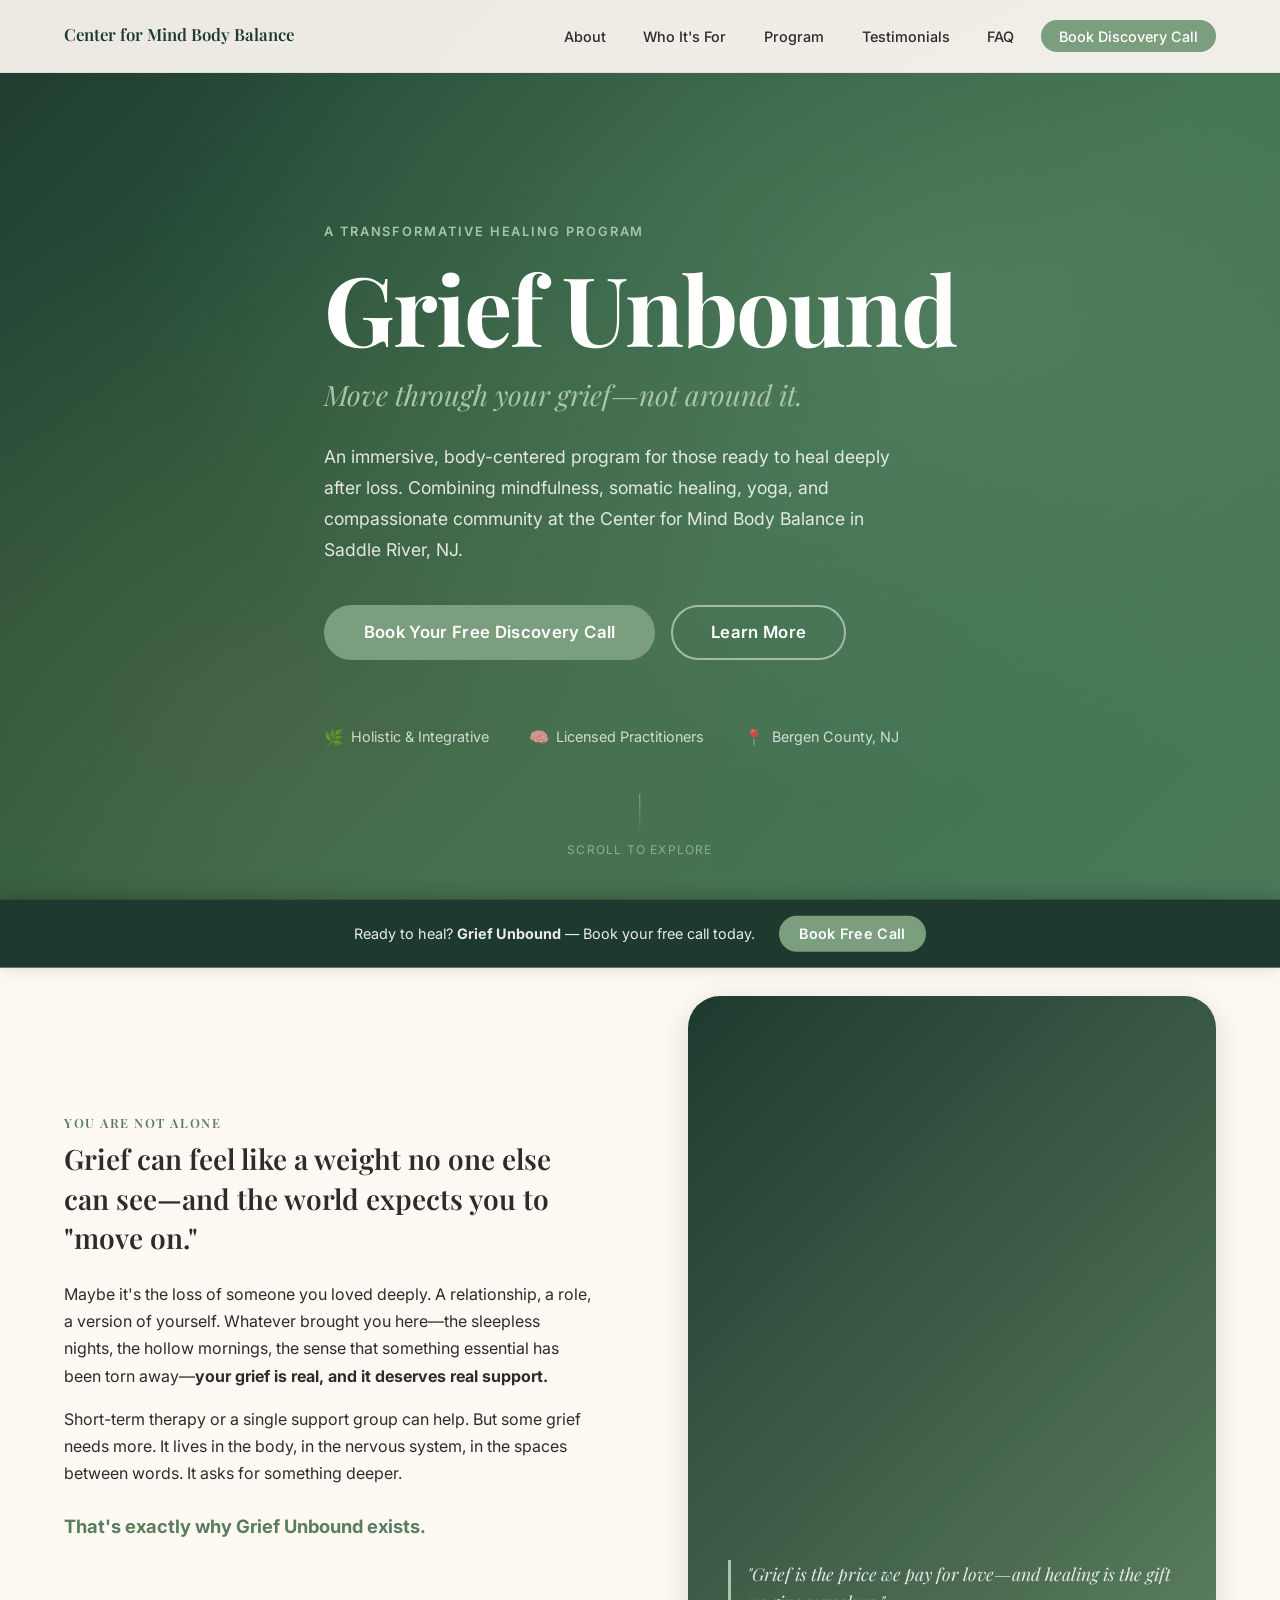
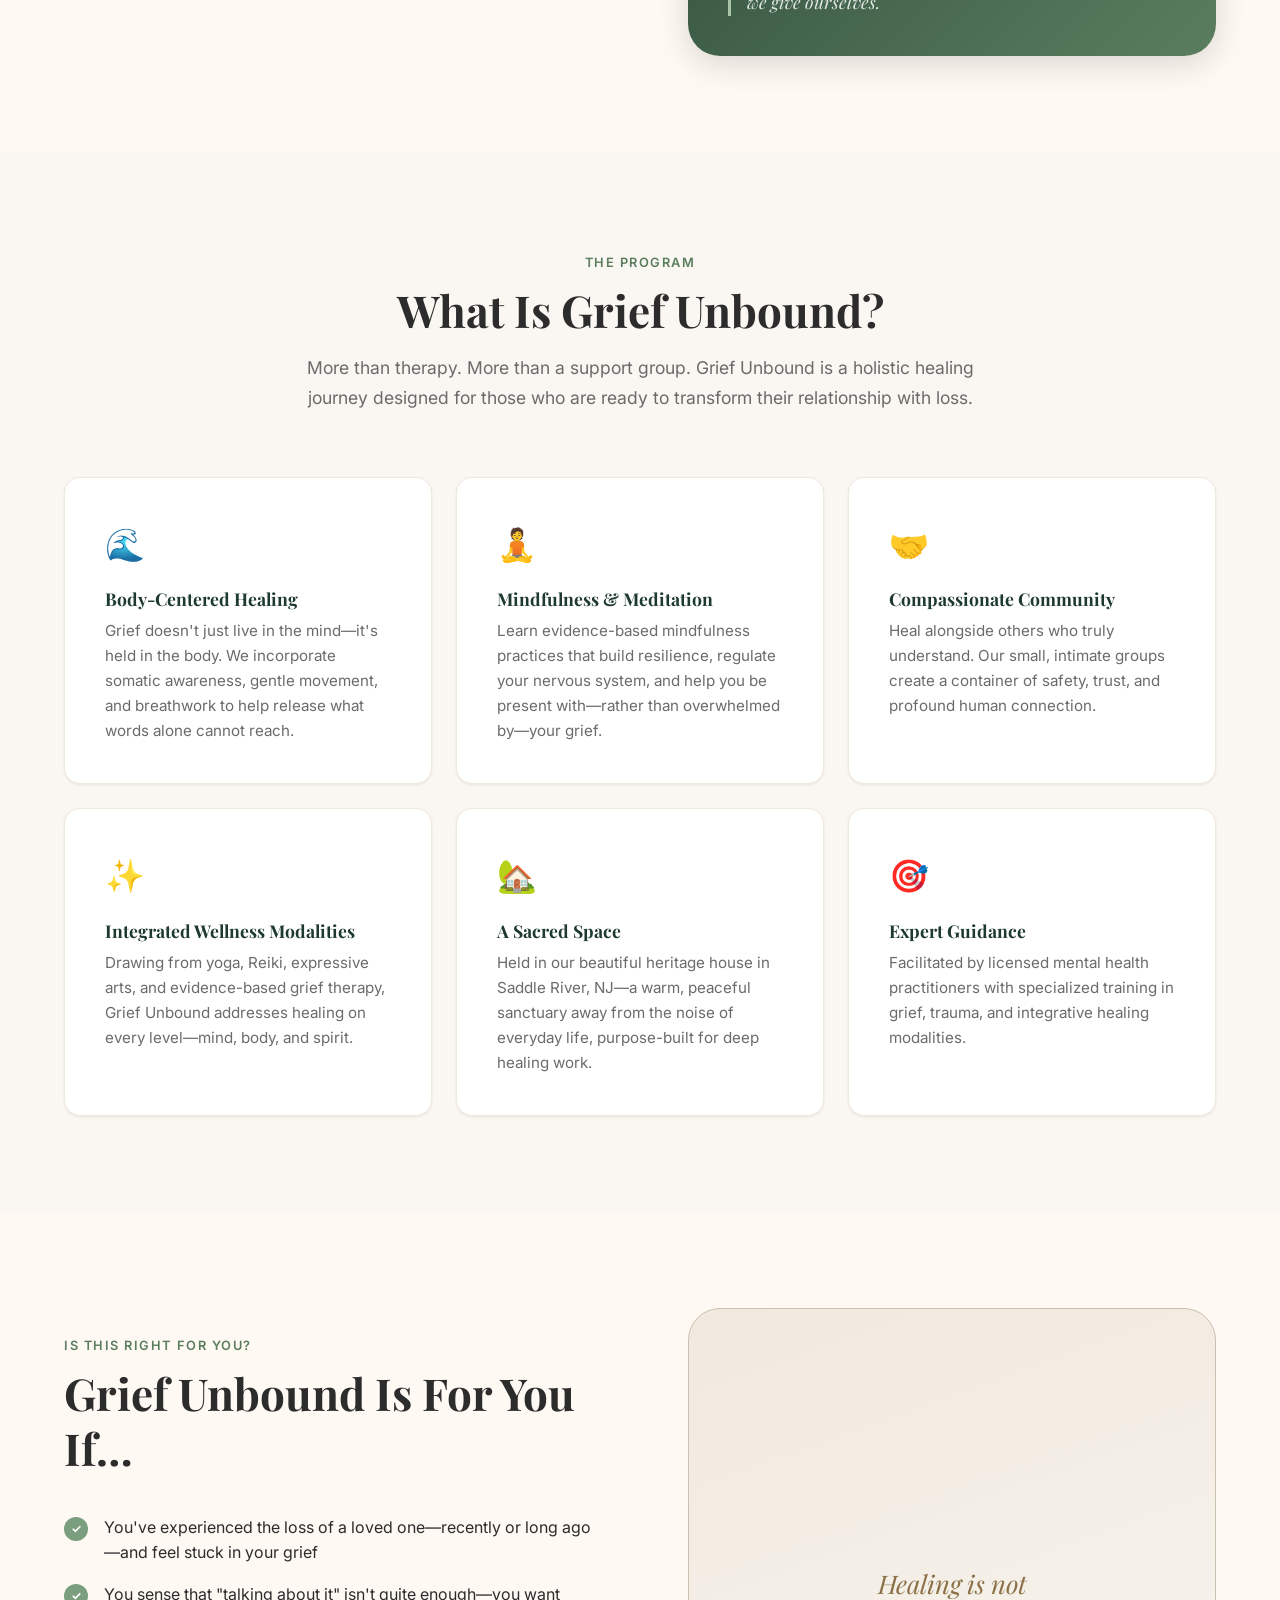
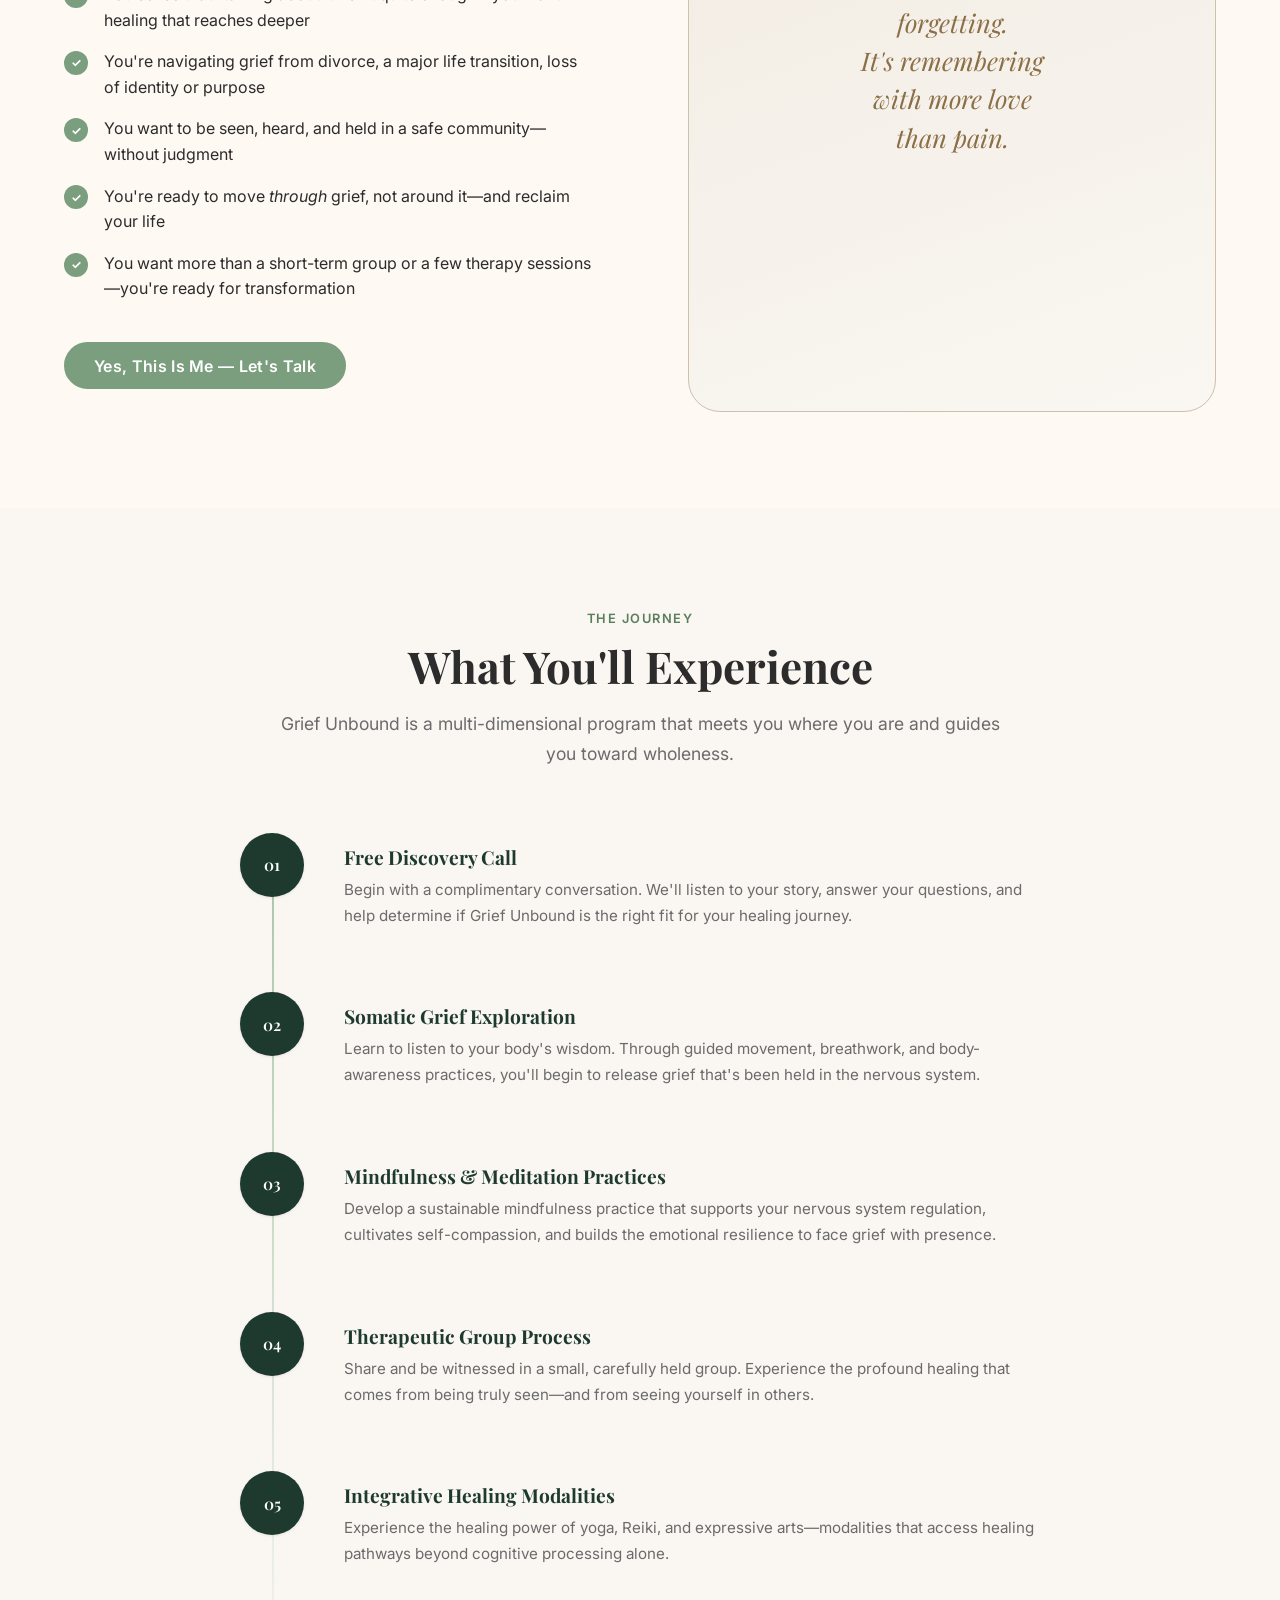
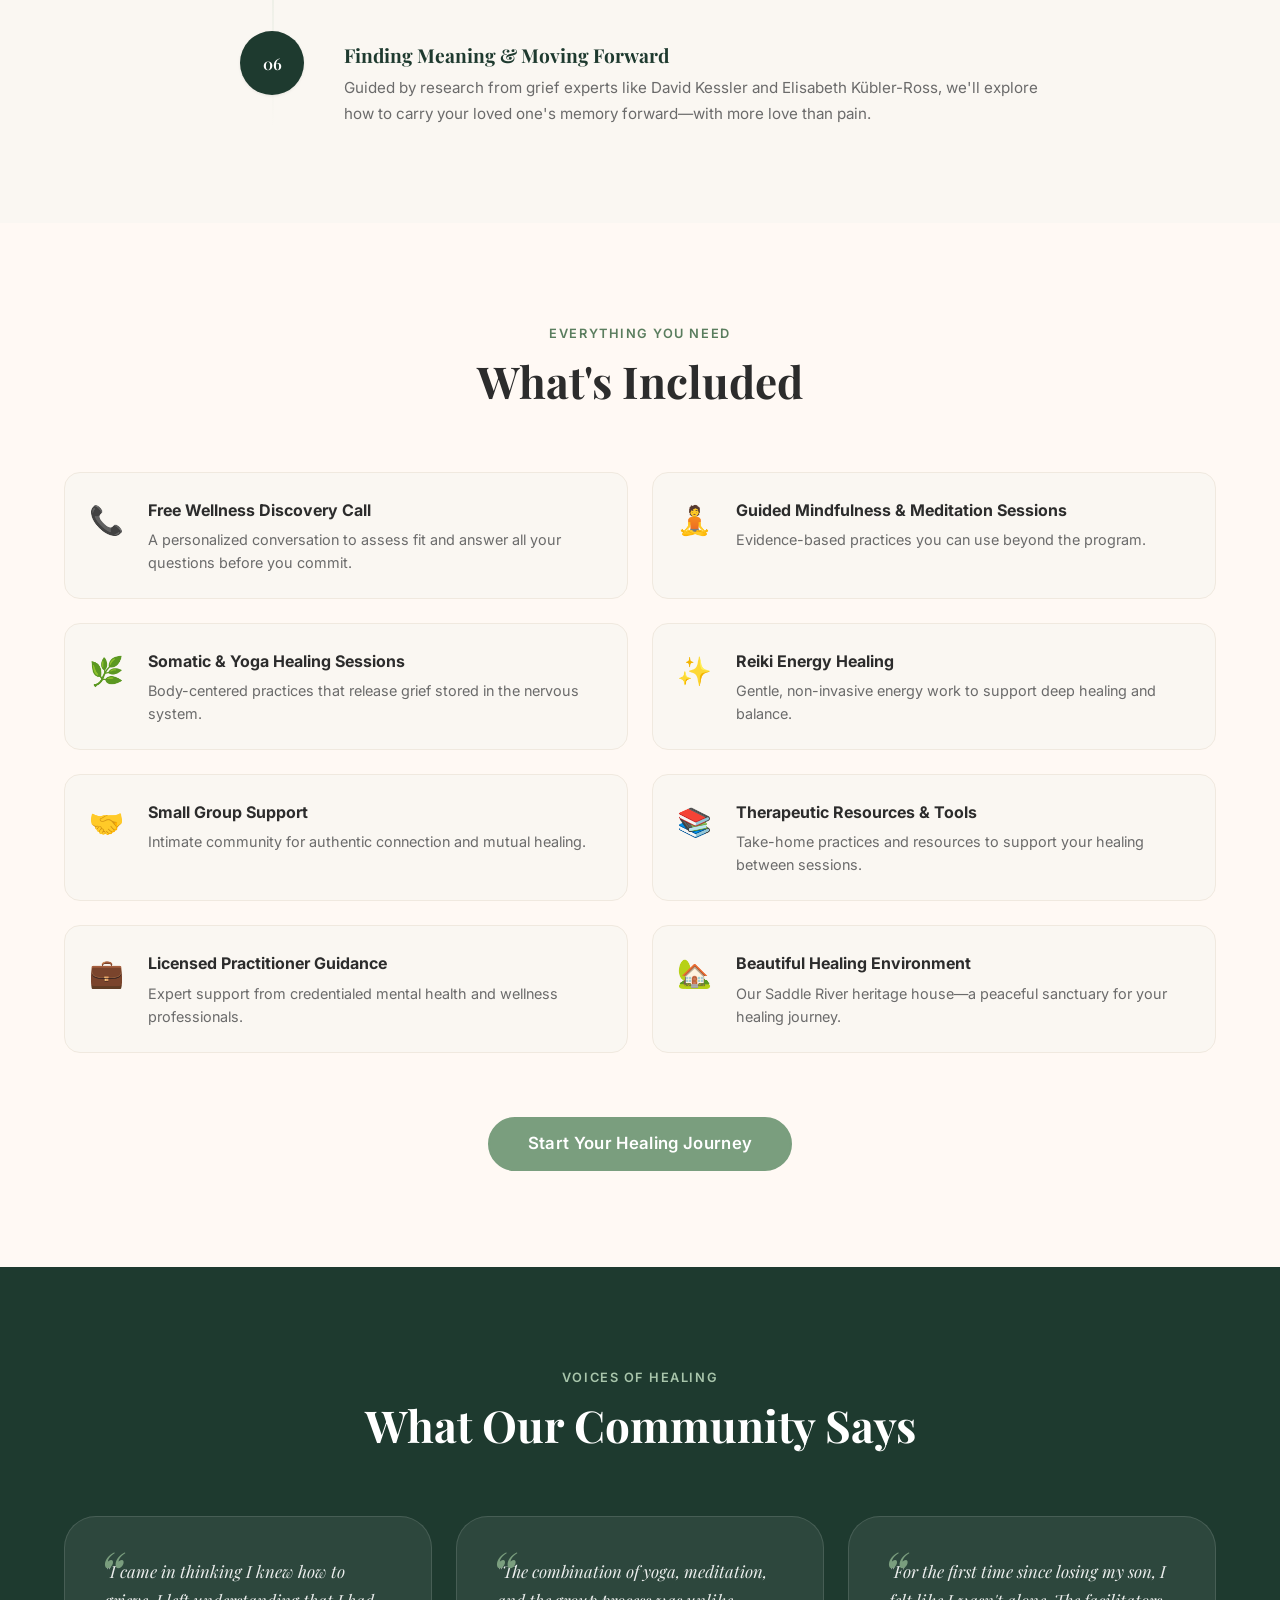
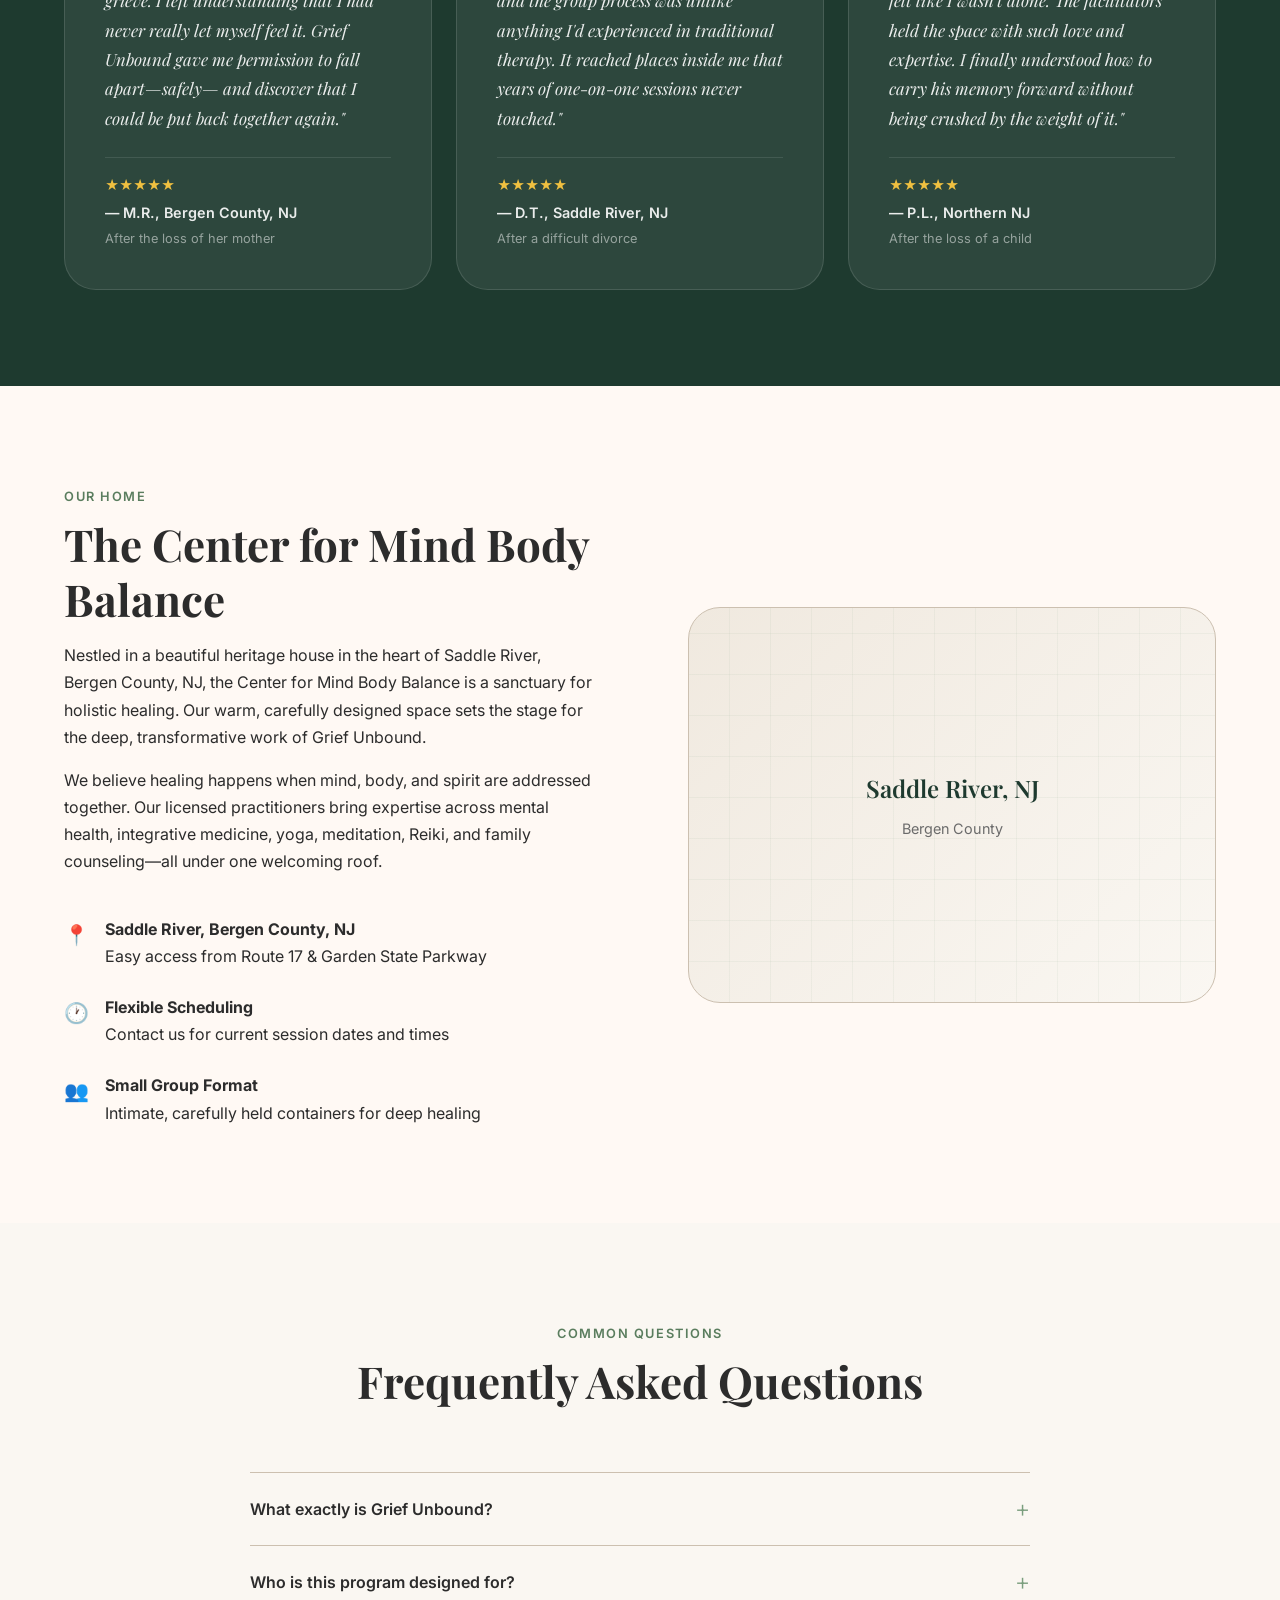
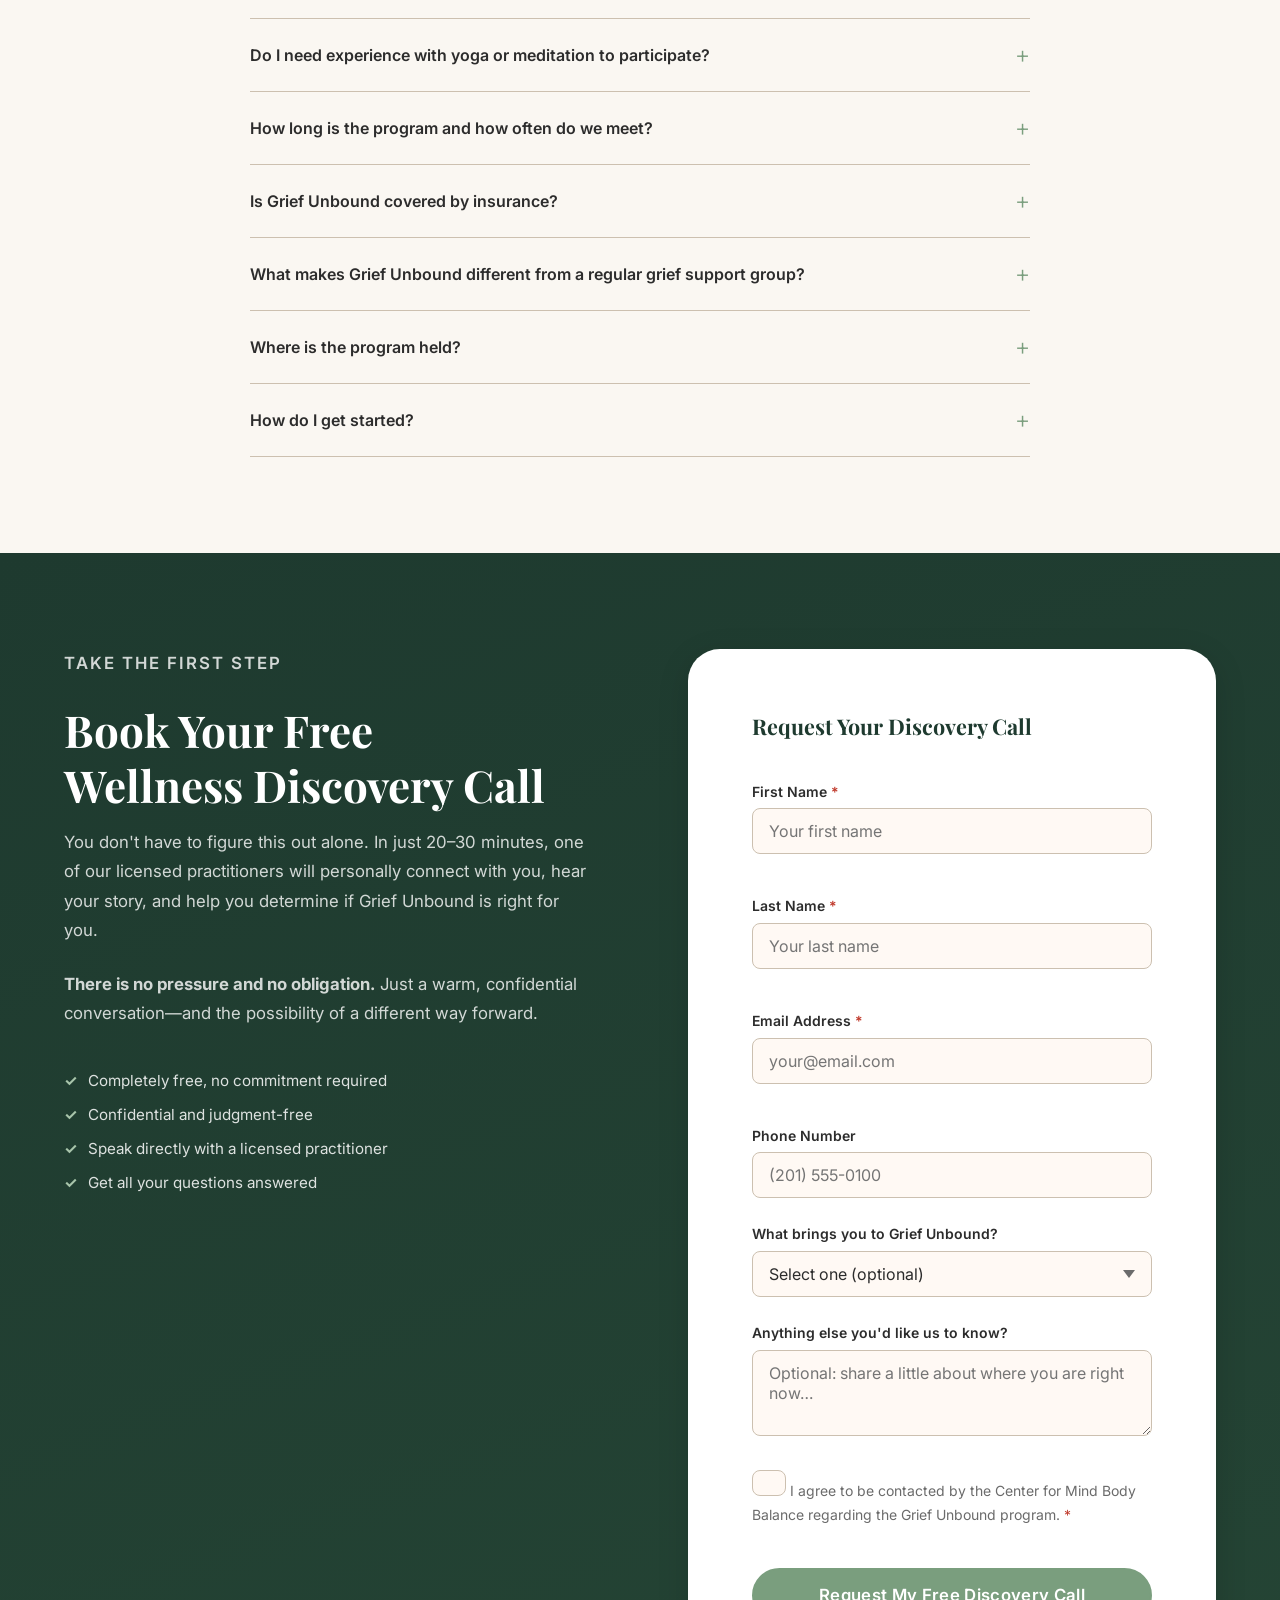
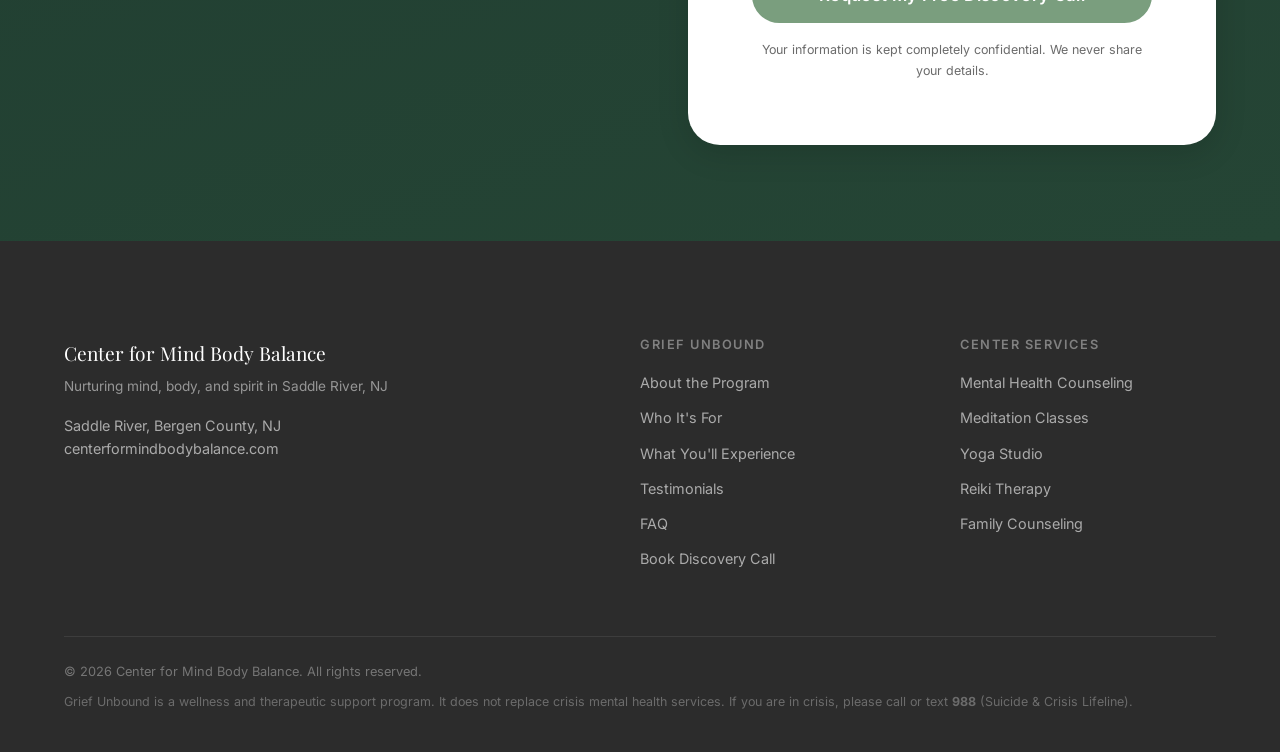
<file: index.html>
<!DOCTYPE html>
<html lang="en">
<head>
  <meta charset="UTF-8" />
  <meta name="viewport" content="width=device-width, initial-scale=1.0" />

  <!-- Primary SEO -->
  <title>Grief Unbound | Holistic Grief Healing Program | Bergen County, NJ</title>
  <meta name="description" content="Grief Unbound is an immersive, holistic grief support program at the Center for Mind Body Balance in Saddle River, NJ. Move through loss with somatic healing, mindfulness, and compassionate community. Book your free discovery call today." />
  <meta name="keywords" content="grief support program New Jersey, grief healing workshop Bergen County NJ, holistic grief counseling Saddle River, bereavement support group NJ, grief and loss program New Jersey, grief unbound, mind body grief healing, somatic grief therapy NJ" />
  <link rel="canonical" href="https://centerformindbodybalance.com/grief-unbound/" />

  <!-- Open Graph / Social -->
  <meta property="og:type" content="website" />
  <meta property="og:title" content="Grief Unbound | Holistic Grief Healing | Bergen County, NJ" />
  <meta property="og:description" content="A transformative, body-centered grief program for those ready to move through loss—not just survive it. Located in Saddle River, NJ." />
  <meta property="og:url" content="https://centerformindbodybalance.com/grief-unbound/" />
  <meta property="og:image" content="https://centerformindbodybalance.com/grief-unbound/og-image.jpg" />

  <!-- Twitter Card -->
  <meta name="twitter:card" content="summary_large_image" />
  <meta name="twitter:title" content="Grief Unbound | Holistic Grief Healing | Bergen County, NJ" />
  <meta name="twitter:description" content="A transformative, body-centered grief program for those ready to move through loss—not just survive it." />

  <!-- Schema.org Structured Data -->
  <script type="application/ld+json">
  {
    "@context": "https://schema.org",
    "@type": "HealthAndBeautyBusiness",
    "name": "Grief Unbound at Center for Mind Body Balance",
    "description": "An immersive holistic grief healing program combining somatic therapy, mindfulness, yoga, and compassionate community support.",
    "url": "https://centerformindbodybalance.com/grief-unbound/",
    "telephone": "",
    "address": {
      "@type": "PostalAddress",
      "streetAddress": "Saddle River",
      "addressLocality": "Saddle River",
      "addressRegion": "NJ",
      "postalCode": "07458",
      "addressCountry": "US"
    },
    "geo": {
      "@type": "GeoCoordinates",
      "latitude": 41.0304,
      "longitude": -74.1021
    },
    "areaServed": ["Bergen County, NJ", "Northern New Jersey"],
    "offers": {
      "@type": "Offer",
      "name": "Grief Unbound Program",
      "description": "Holistic grief support program combining mind, body, and spirit healing modalities.",
      "category": "Mental Health & Wellness"
    }
  }
  </script>

  <!-- FAQ Schema -->
  <script type="application/ld+json">
  {
    "@context": "https://schema.org",
    "@type": "FAQPage",
    "mainEntity": [
      {
        "@type": "Question",
        "name": "What is Grief Unbound?",
        "acceptedAnswer": {
          "@type": "Answer",
          "text": "Grief Unbound is a holistic, immersive grief healing program at the Center for Mind Body Balance in Saddle River, NJ. It goes beyond talk therapy to incorporate somatic (body-based) healing, mindfulness, yoga, Reiki, and compassionate group support for those navigating significant loss."
        }
      },
      {
        "@type": "Question",
        "name": "Who is Grief Unbound for?",
        "acceptedAnswer": {
          "@type": "Answer",
          "text": "Grief Unbound is designed for individuals who are ready for more than short-term support—those seeking deep, lasting healing after the loss of a loved one, relationship, identity, or any significant life change."
        }
      },
      {
        "@type": "Question",
        "name": "Where is the Grief Unbound program held?",
        "acceptedAnswer": {
          "@type": "Answer",
          "text": "The program is held at the Center for Mind Body Balance, located in a beautiful heritage house in Saddle River, Bergen County, NJ, with easy access from Route 17 and the Garden State Parkway."
        }
      },
      {
        "@type": "Question",
        "name": "How do I sign up for Grief Unbound?",
        "acceptedAnswer": {
          "@type": "Answer",
          "text": "Start by booking a free Wellness Discovery Call. Our team will answer your questions and help determine if Grief Unbound is the right fit for your healing journey."
        }
      },
      {
        "@type": "Question",
        "name": "Is Grief Unbound covered by insurance?",
        "acceptedAnswer": {
          "@type": "Answer",
          "text": "Please contact us directly to discuss insurance options and payment plans. We are committed to making healing accessible."
        }
      }
    ]
  }
  </script>

  <link rel="stylesheet" href="styles.css" />
  <link rel="preconnect" href="https://fonts.googleapis.com" />
  <link rel="preconnect" href="https://fonts.gstatic.com" crossorigin />
  <link href="https://fonts.googleapis.com/css2?family=Playfair+Display:ital,wght@0,400;0,600;0,700;1,400&family=Inter:wght@300;400;500;600&display=swap" rel="stylesheet" />
</head>
<body>

  <!-- ===== NAVIGATION ===== -->
  <nav class="nav" id="nav" aria-label="Main navigation">
    <div class="nav__inner container">
      <a href="https://centerformindbodybalance.com/" class="nav__logo" aria-label="Center for Mind Body Balance Home">
        <span class="nav__logo-text">Center for Mind Body Balance</span>
      </a>
      <button class="nav__toggle" id="navToggle" aria-label="Open menu" aria-expanded="false" aria-controls="navMenu">
        <span></span><span></span><span></span>
      </button>
      <ul class="nav__menu" id="navMenu" role="list">
        <li><a href="#about" class="nav__link">About</a></li>
        <li><a href="#who-its-for" class="nav__link">Who It's For</a></li>
        <li><a href="#what-youll-experience" class="nav__link">Program</a></li>
        <li><a href="#testimonials" class="nav__link">Testimonials</a></li>
        <li><a href="#faq" class="nav__link">FAQ</a></li>
        <li><a href="#register" class="nav__link nav__link--cta">Book Discovery Call</a></li>
      </ul>
    </div>
  </nav>

  <main>

    <!-- ===== HERO ===== -->
    <section class="hero" aria-labelledby="hero-heading">
      <div class="hero__bg" aria-hidden="true"></div>
      <div class="hero__overlay" aria-hidden="true"></div>
      <div class="container hero__content">
        <p class="hero__eyebrow">A Transformative Healing Program</p>
        <h1 class="hero__heading" id="hero-heading">
          Grief Unbound
        </h1>
        <p class="hero__subheading">
          Move <em>through</em> your grief—not around it.
        </p>
        <p class="hero__body">
          An immersive, body-centered program for those ready to heal deeply after loss.
          Combining mindfulness, somatic healing, yoga, and compassionate community
          at the Center for Mind Body Balance in Saddle River, NJ.
        </p>
        <div class="hero__ctas">
          <a href="#register" class="btn btn--primary btn--large">
            Book Your Free Discovery Call
          </a>
          <a href="#about" class="btn btn--ghost btn--large">
            Learn More
          </a>
        </div>
        <div class="hero__trust">
          <div class="hero__trust-item">
            <span class="hero__trust-icon" aria-hidden="true">🌿</span>
            <span>Holistic &amp; Integrative</span>
          </div>
          <div class="hero__trust-item">
            <span class="hero__trust-icon" aria-hidden="true">🧠</span>
            <span>Licensed Practitioners</span>
          </div>
          <div class="hero__trust-item">
            <span class="hero__trust-icon" aria-hidden="true">📍</span>
            <span>Bergen County, NJ</span>
          </div>
        </div>
      </div>
      <div class="hero__scroll-cue" aria-hidden="true">
        <div class="hero__scroll-line"></div>
        <span>Scroll to explore</span>
      </div>
    </section>

    <!-- ===== PAIN EMPATHY ===== -->
    <section class="pain section" aria-labelledby="pain-heading">
      <div class="container">
        <div class="pain__inner">
          <div class="pain__text">
            <h2 class="section-label" id="pain-heading">You Are Not Alone</h2>
            <p class="pain__headline">
              Grief can feel like a weight no one else can see—and the world expects you to "move on."
            </p>
            <p>
              Maybe it's the loss of someone you loved deeply. A relationship, a role, a version of yourself.
              Whatever brought you here—the sleepless nights, the hollow mornings, the sense that
              something essential has been torn away—<strong>your grief is real, and it deserves real support.</strong>
            </p>
            <p>
              Short-term therapy or a single support group can help. But some grief needs
              more. It lives in the body, in the nervous system, in the spaces between words.
              It asks for something deeper.
            </p>
            <p class="pain__pivot">
              <strong>That's exactly why Grief Unbound exists.</strong>
            </p>
          </div>
          <div class="pain__image-wrap" aria-hidden="true">
            <div class="pain__image-placeholder">
              <div class="pain__image-quote">
                "Grief is the price we pay for love—and healing is the gift we give ourselves."
              </div>
            </div>
          </div>
        </div>
      </div>
    </section>

    <!-- ===== ABOUT ===== -->
    <section class="about section section--tinted" id="about" aria-labelledby="about-heading">
      <div class="container">
        <div class="section-header">
          <p class="section-label">The Program</p>
          <h2 class="section-title" id="about-heading">What Is Grief Unbound?</h2>
          <p class="section-subtitle">
            More than therapy. More than a support group. Grief Unbound is a holistic healing journey
            designed for those who are ready to transform their relationship with loss.
          </p>
        </div>
        <div class="about__cards">
          <div class="about__card">
            <div class="about__card-icon" aria-hidden="true">🌊</div>
            <h3>Body-Centered Healing</h3>
            <p>
              Grief doesn't just live in the mind—it's held in the body. We incorporate somatic
              awareness, gentle movement, and breathwork to help release what words alone cannot reach.
            </p>
          </div>
          <div class="about__card">
            <div class="about__card-icon" aria-hidden="true">🧘</div>
            <h3>Mindfulness &amp; Meditation</h3>
            <p>
              Learn evidence-based mindfulness practices that build resilience, regulate your nervous
              system, and help you be present with—rather than overwhelmed by—your grief.
            </p>
          </div>
          <div class="about__card">
            <div class="about__card-icon" aria-hidden="true">🤝</div>
            <h3>Compassionate Community</h3>
            <p>
              Heal alongside others who truly understand. Our small, intimate groups create a
              container of safety, trust, and profound human connection.
            </p>
          </div>
          <div class="about__card">
            <div class="about__card-icon" aria-hidden="true">✨</div>
            <h3>Integrated Wellness Modalities</h3>
            <p>
              Drawing from yoga, Reiki, expressive arts, and evidence-based grief therapy,
              Grief Unbound addresses healing on every level—mind, body, and spirit.
            </p>
          </div>
          <div class="about__card">
            <div class="about__card-icon" aria-hidden="true">🏡</div>
            <h3>A Sacred Space</h3>
            <p>
              Held in our beautiful heritage house in Saddle River, NJ—a warm, peaceful sanctuary
              away from the noise of everyday life, purpose-built for deep healing work.
            </p>
          </div>
          <div class="about__card">
            <div class="about__card-icon" aria-hidden="true">🎯</div>
            <h3>Expert Guidance</h3>
            <p>
              Facilitated by licensed mental health practitioners with specialized training in
              grief, trauma, and integrative healing modalities.
            </p>
          </div>
        </div>
      </div>
    </section>

    <!-- ===== WHO IT'S FOR ===== -->
    <section class="who section" id="who-its-for" aria-labelledby="who-heading">
      <div class="container">
        <div class="who__inner">
          <div class="who__text">
            <p class="section-label">Is This Right For You?</p>
            <h2 class="section-title" id="who-heading">Grief Unbound Is For You If…</h2>
            <ul class="who__list" role="list">
              <li class="who__item">
                <span class="who__check" aria-hidden="true">✓</span>
                <span>You've experienced the loss of a loved one—recently or long ago—and feel stuck in your grief</span>
              </li>
              <li class="who__item">
                <span class="who__check" aria-hidden="true">✓</span>
                <span>You sense that "talking about it" isn't quite enough—you want healing that reaches deeper</span>
              </li>
              <li class="who__item">
                <span class="who__check" aria-hidden="true">✓</span>
                <span>You're navigating grief from divorce, a major life transition, loss of identity or purpose</span>
              </li>
              <li class="who__item">
                <span class="who__check" aria-hidden="true">✓</span>
                <span>You want to be seen, heard, and held in a safe community—without judgment</span>
              </li>
              <li class="who__item">
                <span class="who__check" aria-hidden="true">✓</span>
                <span>You're ready to move <em>through</em> grief, not around it—and reclaim your life</span>
              </li>
              <li class="who__item">
                <span class="who__check" aria-hidden="true">✓</span>
                <span>You want more than a short-term group or a few therapy sessions—you're ready for transformation</span>
              </li>
            </ul>
            <a href="#register" class="btn btn--primary">Yes, This Is Me — Let's Talk</a>
          </div>
          <div class="who__image-wrap" aria-hidden="true">
            <div class="who__image-placeholder">
              <div class="who__decorative-text">Healing is not<br>forgetting.<br>It's remembering<br>with more love<br>than pain.</div>
            </div>
          </div>
        </div>
      </div>
    </section>

    <!-- ===== WHAT YOU'LL EXPERIENCE ===== -->
    <section class="experience section section--tinted" id="what-youll-experience" aria-labelledby="experience-heading">
      <div class="container">
        <div class="section-header">
          <p class="section-label">The Journey</p>
          <h2 class="section-title" id="experience-heading">What You'll Experience</h2>
          <p class="section-subtitle">
            Grief Unbound is a multi-dimensional program that meets you where you are and
            guides you toward wholeness.
          </p>
        </div>
        <div class="experience__timeline">
          <div class="experience__step">
            <div class="experience__step-number" aria-hidden="true">01</div>
            <div class="experience__step-content">
              <h3>Free Discovery Call</h3>
              <p>Begin with a complimentary conversation. We'll listen to your story, answer your questions,
              and help determine if Grief Unbound is the right fit for your healing journey.</p>
            </div>
          </div>
          <div class="experience__step">
            <div class="experience__step-number" aria-hidden="true">02</div>
            <div class="experience__step-content">
              <h3>Somatic Grief Exploration</h3>
              <p>Learn to listen to your body's wisdom. Through guided movement, breathwork, and
              body-awareness practices, you'll begin to release grief that's been held in the nervous system.</p>
            </div>
          </div>
          <div class="experience__step">
            <div class="experience__step-number" aria-hidden="true">03</div>
            <div class="experience__step-content">
              <h3>Mindfulness &amp; Meditation Practices</h3>
              <p>Develop a sustainable mindfulness practice that supports your nervous system regulation,
              cultivates self-compassion, and builds the emotional resilience to face grief with presence.</p>
            </div>
          </div>
          <div class="experience__step">
            <div class="experience__step-number" aria-hidden="true">04</div>
            <div class="experience__step-content">
              <h3>Therapeutic Group Process</h3>
              <p>Share and be witnessed in a small, carefully held group. Experience the profound healing
              that comes from being truly seen—and from seeing yourself in others.</p>
            </div>
          </div>
          <div class="experience__step">
            <div class="experience__step-number" aria-hidden="true">05</div>
            <div class="experience__step-content">
              <h3>Integrative Healing Modalities</h3>
              <p>Experience the healing power of yoga, Reiki, and expressive arts—modalities that
              access healing pathways beyond cognitive processing alone.</p>
            </div>
          </div>
          <div class="experience__step">
            <div class="experience__step-number" aria-hidden="true">06</div>
            <div class="experience__step-content">
              <h3>Finding Meaning &amp; Moving Forward</h3>
              <p>Guided by research from grief experts like David Kessler and Elisabeth Kübler-Ross,
              we'll explore how to carry your loved one's memory forward—with more love than pain.</p>
            </div>
          </div>
        </div>
      </div>
    </section>

    <!-- ===== WHAT'S INCLUDED ===== -->
    <section class="included section" aria-labelledby="included-heading">
      <div class="container">
        <div class="section-header">
          <p class="section-label">Everything You Need</p>
          <h2 class="section-title" id="included-heading">What's Included</h2>
        </div>
        <div class="included__grid">
          <div class="included__item">
            <span class="included__icon" aria-hidden="true">📞</span>
            <div>
              <strong>Free Wellness Discovery Call</strong>
              <p>A personalized conversation to assess fit and answer all your questions before you commit.</p>
            </div>
          </div>
          <div class="included__item">
            <span class="included__icon" aria-hidden="true">🧘</span>
            <div>
              <strong>Guided Mindfulness &amp; Meditation Sessions</strong>
              <p>Evidence-based practices you can use beyond the program.</p>
            </div>
          </div>
          <div class="included__item">
            <span class="included__icon" aria-hidden="true">🌿</span>
            <div>
              <strong>Somatic &amp; Yoga Healing Sessions</strong>
              <p>Body-centered practices that release grief stored in the nervous system.</p>
            </div>
          </div>
          <div class="included__item">
            <span class="included__icon" aria-hidden="true">✨</span>
            <div>
              <strong>Reiki Energy Healing</strong>
              <p>Gentle, non-invasive energy work to support deep healing and balance.</p>
            </div>
          </div>
          <div class="included__item">
            <span class="included__icon" aria-hidden="true">🤝</span>
            <div>
              <strong>Small Group Support</strong>
              <p>Intimate community for authentic connection and mutual healing.</p>
            </div>
          </div>
          <div class="included__item">
            <span class="included__icon" aria-hidden="true">📚</span>
            <div>
              <strong>Therapeutic Resources &amp; Tools</strong>
              <p>Take-home practices and resources to support your healing between sessions.</p>
            </div>
          </div>
          <div class="included__item">
            <span class="included__icon" aria-hidden="true">💼</span>
            <div>
              <strong>Licensed Practitioner Guidance</strong>
              <p>Expert support from credentialed mental health and wellness professionals.</p>
            </div>
          </div>
          <div class="included__item">
            <span class="included__icon" aria-hidden="true">🏡</span>
            <div>
              <strong>Beautiful Healing Environment</strong>
              <p>Our Saddle River heritage house—a peaceful sanctuary for your healing journey.</p>
            </div>
          </div>
        </div>
        <div class="included__cta">
          <a href="#register" class="btn btn--primary btn--large">Start Your Healing Journey</a>
        </div>
      </div>
    </section>

    <!-- ===== TESTIMONIALS ===== -->
    <section class="testimonials section section--dark" id="testimonials" aria-labelledby="testimonials-heading">
      <div class="container">
        <div class="section-header section-header--light">
          <p class="section-label section-label--light">Voices of Healing</p>
          <h2 class="section-title" id="testimonials-heading">What Our Community Says</h2>
        </div>
        <div class="testimonials__grid">
          <blockquote class="testimonial">
            <p class="testimonial__quote">
              "I came in thinking I knew how to grieve. I left understanding that I had never
              really let myself feel it. Grief Unbound gave me permission to fall apart—safely—
              and discover that I could be put back together again."
            </p>
            <footer class="testimonial__footer">
              <div class="testimonial__stars" aria-label="5 out of 5 stars">★★★★★</div>
              <cite class="testimonial__name">— M.R., Bergen County, NJ</cite>
              <span class="testimonial__context">After the loss of her mother</span>
            </footer>
          </blockquote>
          <blockquote class="testimonial">
            <p class="testimonial__quote">
              "The combination of yoga, meditation, and the group process was unlike anything
              I'd experienced in traditional therapy. It reached places inside me that years of
              one-on-one sessions never touched."
            </p>
            <footer class="testimonial__footer">
              <div class="testimonial__stars" aria-label="5 out of 5 stars">★★★★★</div>
              <cite class="testimonial__name">— D.T., Saddle River, NJ</cite>
              <span class="testimonial__context">After a difficult divorce</span>
            </footer>
          </blockquote>
          <blockquote class="testimonial">
            <p class="testimonial__quote">
              "For the first time since losing my son, I felt like I wasn't alone. The facilitators
              held the space with such love and expertise. I finally understood how to carry his
              memory forward without being crushed by the weight of it."
            </p>
            <footer class="testimonial__footer">
              <div class="testimonial__stars" aria-label="5 out of 5 stars">★★★★★</div>
              <cite class="testimonial__name">— P.L., Northern NJ</cite>
              <span class="testimonial__context">After the loss of a child</span>
            </footer>
          </blockquote>
        </div>
      </div>
    </section>

    <!-- ===== LOCATION / ABOUT CENTER ===== -->
    <section class="location section" aria-labelledby="location-heading">
      <div class="container">
        <div class="location__inner">
          <div class="location__text">
            <p class="section-label">Our Home</p>
            <h2 class="section-title" id="location-heading">The Center for Mind Body Balance</h2>
            <p>
              Nestled in a beautiful heritage house in the heart of Saddle River, Bergen County, NJ,
              the Center for Mind Body Balance is a sanctuary for holistic healing.
              Our warm, carefully designed space sets the stage for the deep, transformative
              work of Grief Unbound.
            </p>
            <p>
              We believe healing happens when mind, body, and spirit are addressed together.
              Our licensed practitioners bring expertise across mental health, integrative medicine,
              yoga, meditation, Reiki, and family counseling—all under one welcoming roof.
            </p>
            <div class="location__details">
              <div class="location__detail">
                <span class="location__detail-icon" aria-hidden="true">📍</span>
                <div>
                  <strong>Saddle River, Bergen County, NJ</strong><br>
                  Easy access from Route 17 &amp; Garden State Parkway
                </div>
              </div>
              <div class="location__detail">
                <span class="location__detail-icon" aria-hidden="true">🕐</span>
                <div>
                  <strong>Flexible Scheduling</strong><br>
                  Contact us for current session dates and times
                </div>
              </div>
              <div class="location__detail">
                <span class="location__detail-icon" aria-hidden="true">👥</span>
                <div>
                  <strong>Small Group Format</strong><br>
                  Intimate, carefully held containers for deep healing
                </div>
              </div>
            </div>
          </div>
          <div class="location__map-wrap" aria-hidden="true">
            <div class="location__map-placeholder">
              <div class="location__map-overlay">
                <span>Saddle River, NJ</span>
                <span>Bergen County</span>
              </div>
            </div>
          </div>
        </div>
      </div>
    </section>

    <!-- ===== FAQ ===== -->
    <section class="faq section section--tinted" id="faq" aria-labelledby="faq-heading">
      <div class="container">
        <div class="section-header">
          <p class="section-label">Common Questions</p>
          <h2 class="section-title" id="faq-heading">Frequently Asked Questions</h2>
        </div>
        <div class="faq__list" role="list">
          <div class="faq__item" role="listitem">
            <button class="faq__question" aria-expanded="false" aria-controls="faq-1">
              <span>What exactly is Grief Unbound?</span>
              <span class="faq__icon" aria-hidden="true">+</span>
            </button>
            <div class="faq__answer" id="faq-1" hidden>
              <p>Grief Unbound is a holistic, immersive grief healing program at the Center for Mind Body Balance in Saddle River, NJ. It goes beyond traditional talk therapy to incorporate somatic (body-based) healing, mindfulness, yoga, Reiki, expressive arts, and compassionate group support. It's designed for those navigating significant loss who are ready for deep, lasting transformation—not just short-term coping.</p>
            </div>
          </div>
          <div class="faq__item" role="listitem">
            <button class="faq__question" aria-expanded="false" aria-controls="faq-2">
              <span>Who is this program designed for?</span>
              <span class="faq__icon" aria-hidden="true">+</span>
            </button>
            <div class="faq__answer" id="faq-2" hidden>
              <p>Grief Unbound is for anyone experiencing significant grief—whether from the death of a loved one, the end of a relationship, a major life transition, loss of identity, or any other profound loss. It's especially suited for those who feel that traditional therapy alone isn't enough, and who are ready to engage in deeper, body-centered healing work.</p>
            </div>
          </div>
          <div class="faq__item" role="listitem">
            <button class="faq__question" aria-expanded="false" aria-controls="faq-3">
              <span>Do I need experience with yoga or meditation to participate?</span>
              <span class="faq__icon" aria-hidden="true">+</span>
            </button>
            <div class="faq__answer" id="faq-3" hidden>
              <p>Absolutely not. Grief Unbound welcomes participants at every level of experience. Our facilitators meet you exactly where you are. All movement and mindfulness practices are offered gently and accessibly—there is no performance or expertise required, only a willingness to show up.</p>
            </div>
          </div>
          <div class="faq__item" role="listitem">
            <button class="faq__question" aria-expanded="false" aria-controls="faq-4">
              <span>How long is the program and how often do we meet?</span>
              <span class="faq__icon" aria-hidden="true">+</span>
            </button>
            <div class="faq__answer" id="faq-4" hidden>
              <p>Program length and session frequency vary by cohort. We offer flexible formats designed to accommodate busy lives while providing consistent, meaningful support. During your free Discovery Call, we'll walk you through all current scheduling options and help you find the right fit.</p>
            </div>
          </div>
          <div class="faq__item" role="listitem">
            <button class="faq__question" aria-expanded="false" aria-controls="faq-5">
              <span>Is Grief Unbound covered by insurance?</span>
              <span class="faq__icon" aria-hidden="true">+</span>
            </button>
            <div class="faq__answer" id="faq-5" hidden>
              <p>Coverage depends on your individual insurance plan and the specific components of care. We encourage you to contact us directly so we can discuss your situation and explore all available options, including payment plans. We are committed to making healing as accessible as possible.</p>
            </div>
          </div>
          <div class="faq__item" role="listitem">
            <button class="faq__question" aria-expanded="false" aria-controls="faq-6">
              <span>What makes Grief Unbound different from a regular grief support group?</span>
              <span class="faq__icon" aria-hidden="true">+</span>
            </button>
            <div class="faq__answer" id="faq-6" hidden>
              <p>Most grief support groups focus primarily on sharing and verbal processing. Grief Unbound is a multi-dimensional healing program. In addition to compassionate group process, we work with the body through somatic practices and yoga, address the spirit through Reiki and mindfulness, and are guided by licensed mental health professionals using evidence-informed approaches. It's a complete healing ecosystem—not just a support circle.</p>
            </div>
          </div>
          <div class="faq__item" role="listitem">
            <button class="faq__question" aria-expanded="false" aria-controls="faq-7">
              <span>Where is the program held?</span>
              <span class="faq__icon" aria-hidden="true">+</span>
            </button>
            <div class="faq__answer" id="faq-7" hidden>
              <p>Grief Unbound is held at the Center for Mind Body Balance—a beautiful heritage house in Saddle River, Bergen County, NJ. The space is warm, peaceful, and purpose-designed for healing work. We're conveniently accessible from Route 17 and the Garden State Parkway, serving all of Northern New Jersey.</p>
            </div>
          </div>
          <div class="faq__item" role="listitem">
            <button class="faq__question" aria-expanded="false" aria-controls="faq-8">
              <span>How do I get started?</span>
              <span class="faq__icon" aria-hidden="true">+</span>
            </button>
            <div class="faq__answer" id="faq-8" hidden>
              <p>Simply book a free Wellness Discovery Call using the form below. One of our practitioners will reach out to connect with you personally, answer all your questions, and help you take the first step toward healing. There is no obligation—just a conversation to explore what's possible.</p>
            </div>
          </div>
        </div>
      </div>
    </section>

    <!-- ===== REGISTER / CTA ===== -->
    <section class="register section" id="register" aria-labelledby="register-heading">
      <div class="container">
        <div class="register__inner">
          <div class="register__text">
            <p class="section-label section-label--light">Take the First Step</p>
            <h2 class="section-title" id="register-heading">
              Book Your Free<br>Wellness Discovery Call
            </h2>
            <p>
              You don't have to figure this out alone. In just 20–30 minutes, one of our
              licensed practitioners will personally connect with you, hear your story,
              and help you determine if Grief Unbound is right for you.
            </p>
            <p>
              <strong>There is no pressure and no obligation.</strong> Just a warm,
              confidential conversation—and the possibility of a different way forward.
            </p>
            <ul class="register__promises" role="list">
              <li>
                <span aria-hidden="true">✓</span>
                Completely free, no commitment required
              </li>
              <li>
                <span aria-hidden="true">✓</span>
                Confidential and judgment-free
              </li>
              <li>
                <span aria-hidden="true">✓</span>
                Speak directly with a licensed practitioner
              </li>
              <li>
                <span aria-hidden="true">✓</span>
                Get all your questions answered
              </li>
            </ul>
          </div>
          <div class="register__form-wrap">
            <form class="register__form" id="discoveryForm" novalidate aria-label="Book a discovery call">
              <h3 class="register__form-title">Request Your Discovery Call</h3>
              <div class="form-group">
                <label for="firstName">First Name <span class="required" aria-hidden="true">*</span></label>
                <input type="text" id="firstName" name="firstName" required autocomplete="given-name" placeholder="Your first name" />
                <span class="form-error" role="alert" aria-live="polite"></span>
              </div>
              <div class="form-group">
                <label for="lastName">Last Name <span class="required" aria-hidden="true">*</span></label>
                <input type="text" id="lastName" name="lastName" required autocomplete="family-name" placeholder="Your last name" />
                <span class="form-error" role="alert" aria-live="polite"></span>
              </div>
              <div class="form-group">
                <label for="email">Email Address <span class="required" aria-hidden="true">*</span></label>
                <input type="email" id="email" name="email" required autocomplete="email" placeholder="your@email.com" />
                <span class="form-error" role="alert" aria-live="polite"></span>
              </div>
              <div class="form-group">
                <label for="phone">Phone Number</label>
                <input type="tel" id="phone" name="phone" autocomplete="tel" placeholder="(201) 555-0100" />
              </div>
              <div class="form-group">
                <label for="lossType">What brings you to Grief Unbound?</label>
                <select id="lossType" name="lossType">
                  <option value="" disabled selected>Select one (optional)</option>
                  <option value="death-spouse">Loss of a spouse or partner</option>
                  <option value="death-parent">Loss of a parent</option>
                  <option value="death-child">Loss of a child</option>
                  <option value="death-sibling">Loss of a sibling</option>
                  <option value="death-friend">Loss of a friend</option>
                  <option value="divorce">Divorce or relationship ending</option>
                  <option value="transition">Major life transition or change</option>
                  <option value="other">Other significant loss</option>
                </select>
              </div>
              <div class="form-group">
                <label for="message">Anything else you'd like us to know?</label>
                <textarea id="message" name="message" rows="3" placeholder="Optional: share a little about where you are right now…"></textarea>
              </div>
              <div class="form-group form-group--consent">
                <label class="checkbox-label">
                  <input type="checkbox" name="consent" required />
                  <span>I agree to be contacted by the Center for Mind Body Balance regarding the Grief Unbound program. <span class="required" aria-hidden="true">*</span></span>
                </label>
                <span class="form-error" role="alert" aria-live="polite"></span>
              </div>
              <button type="submit" class="btn btn--primary btn--full btn--large" id="submitBtn">
                <span class="btn__text">Request My Free Discovery Call</span>
                <span class="btn__loading" hidden aria-hidden="true">Sending…</span>
              </button>
              <p class="register__privacy">
                Your information is kept completely confidential. We never share your details.
              </p>
            </form>
            <div class="register__success" id="formSuccess" hidden aria-live="polite">
              <div class="register__success-icon" aria-hidden="true">🌿</div>
              <h3>Thank You</h3>
              <p>
                We've received your request and a member of our team will reach out to you
                within 1–2 business days to schedule your free Discovery Call.
              </p>
              <p>
                You've taken a courageous step. We look forward to connecting with you.
              </p>
            </div>
          </div>
        </div>
      </div>
    </section>

  </main>

  <!-- ===== FOOTER ===== -->
  <footer class="footer" role="contentinfo">
    <div class="container">
      <div class="footer__inner">
        <div class="footer__brand">
          <p class="footer__name">Center for Mind Body Balance</p>
          <p class="footer__tagline">Nurturing mind, body, and spirit in Saddle River, NJ</p>
          <p class="footer__address">
            Saddle River, Bergen County, NJ<br>
            <a href="https://centerformindbodybalance.com/" class="footer__link">centerformindbodybalance.com</a>
          </p>
        </div>
        <div class="footer__links">
          <h3 class="footer__links-title">Grief Unbound</h3>
          <nav aria-label="Footer navigation">
            <ul role="list">
              <li><a href="#about" class="footer__link">About the Program</a></li>
              <li><a href="#who-its-for" class="footer__link">Who It's For</a></li>
              <li><a href="#what-youll-experience" class="footer__link">What You'll Experience</a></li>
              <li><a href="#testimonials" class="footer__link">Testimonials</a></li>
              <li><a href="#faq" class="footer__link">FAQ</a></li>
              <li><a href="#register" class="footer__link">Book Discovery Call</a></li>
            </ul>
          </nav>
        </div>
        <div class="footer__links">
          <h3 class="footer__links-title">Center Services</h3>
          <nav aria-label="Center services navigation">
            <ul role="list">
              <li><a href="https://centerformindbodybalance.com/" class="footer__link">Mental Health Counseling</a></li>
              <li><a href="https://centerformindbodybalance.com/" class="footer__link">Meditation Classes</a></li>
              <li><a href="https://centerformindbodybalance.com/" class="footer__link">Yoga Studio</a></li>
              <li><a href="https://centerformindbodybalance.com/" class="footer__link">Reiki Therapy</a></li>
              <li><a href="https://centerformindbodybalance.com/" class="footer__link">Family Counseling</a></li>
            </ul>
          </nav>
        </div>
      </div>
      <div class="footer__bottom">
        <p>&copy; <span id="year"></span> Center for Mind Body Balance. All rights reserved.</p>
        <p class="footer__disclaimer">
          Grief Unbound is a wellness and therapeutic support program. It does not replace crisis
          mental health services. If you are in crisis, please call or text <strong>988</strong> (Suicide &amp; Crisis Lifeline).
        </p>
      </div>
    </div>
  </footer>

  <!-- Sticky CTA Bar -->
  <div class="sticky-cta" id="stickyCta" aria-hidden="true">
    <p>Ready to heal? <strong>Grief Unbound</strong> — Book your free call today.</p>
    <a href="#register" class="btn btn--primary btn--small">Book Free Call</a>
  </div>

  <script src="main.js"></script>
</body>
</html>
</file>
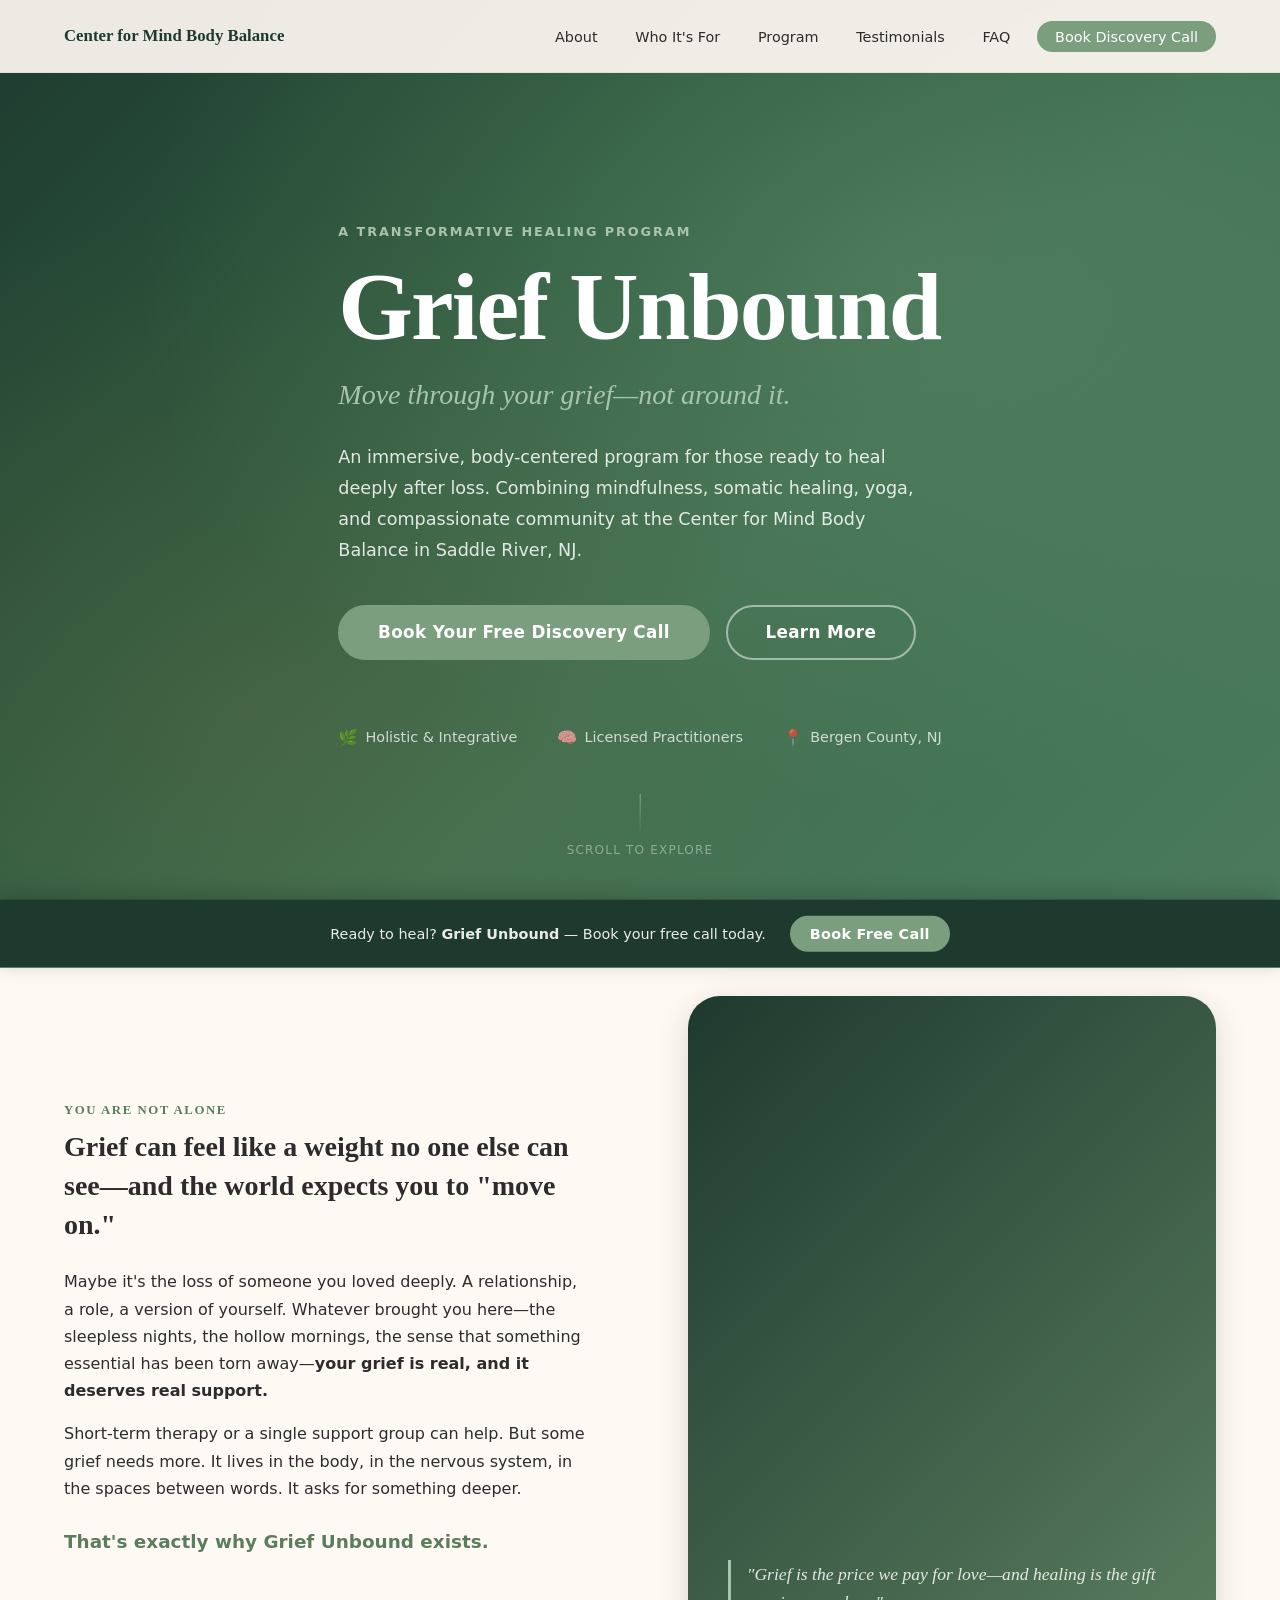
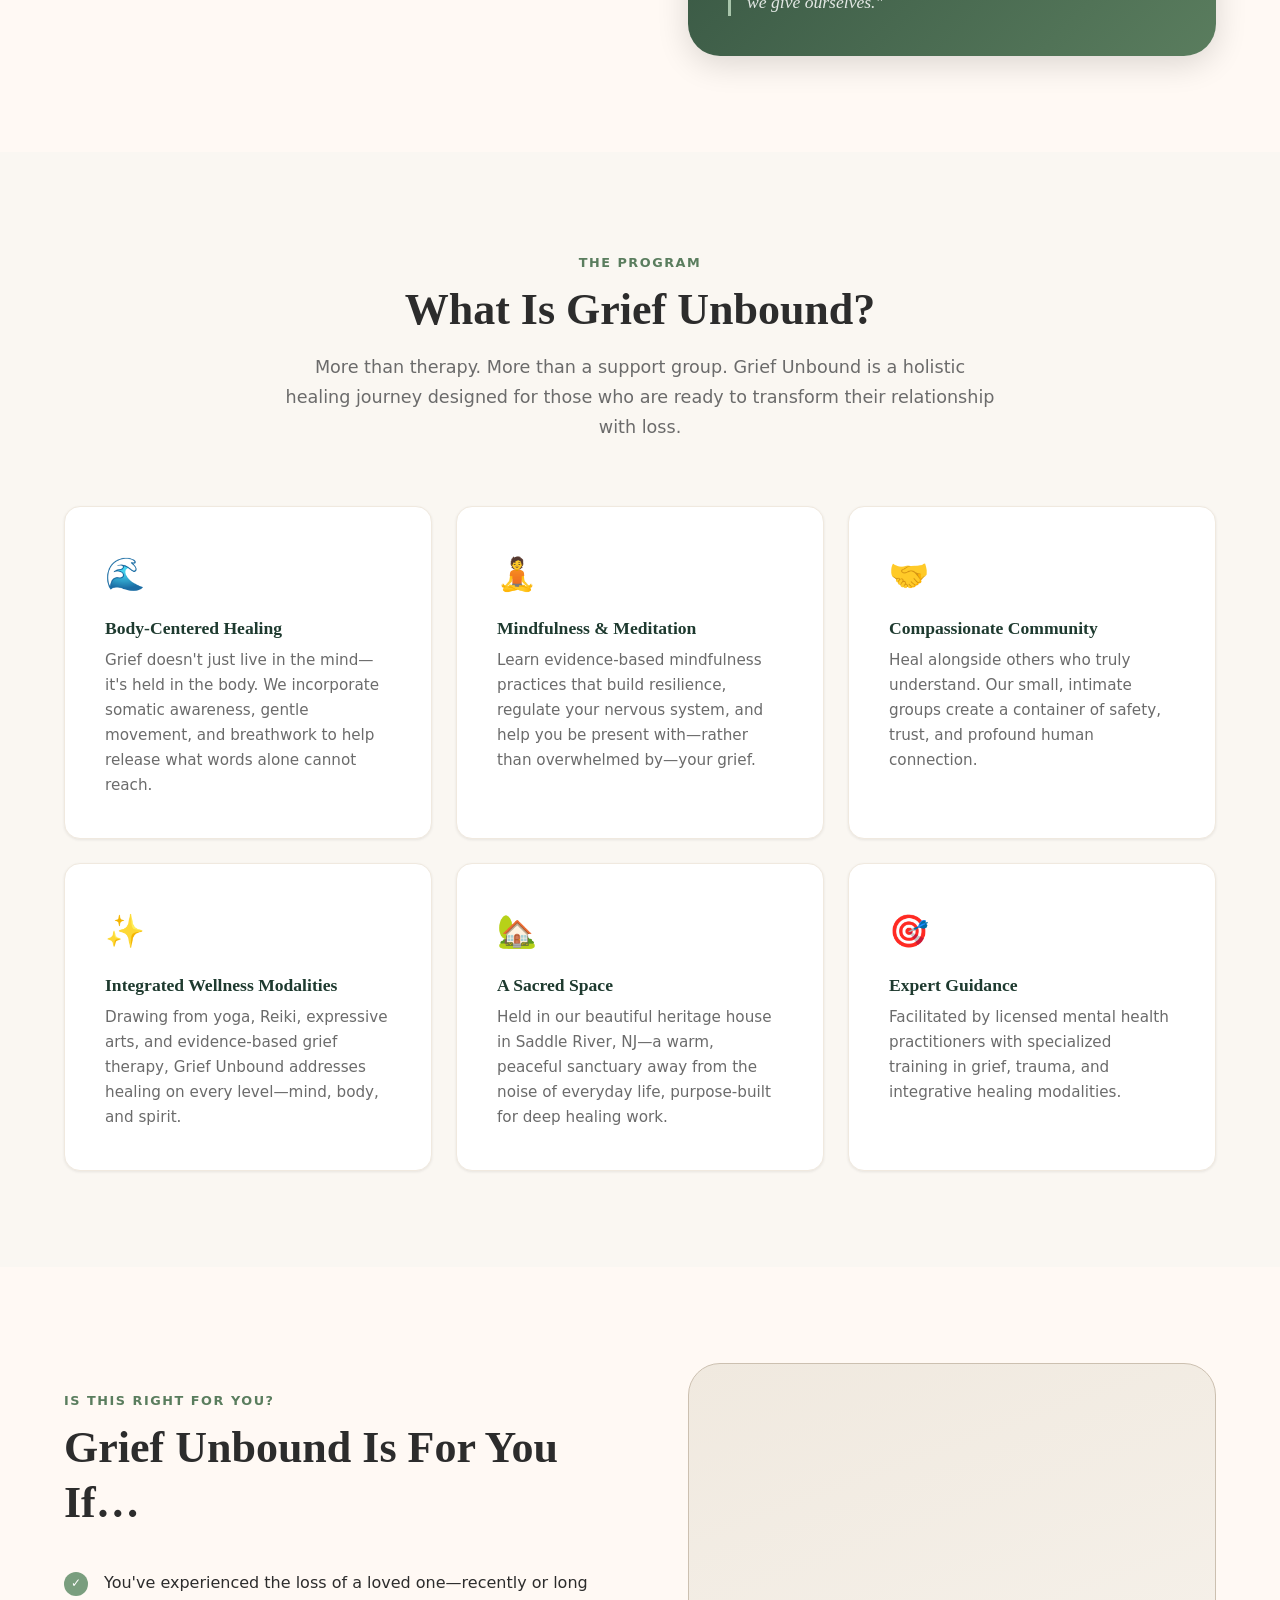
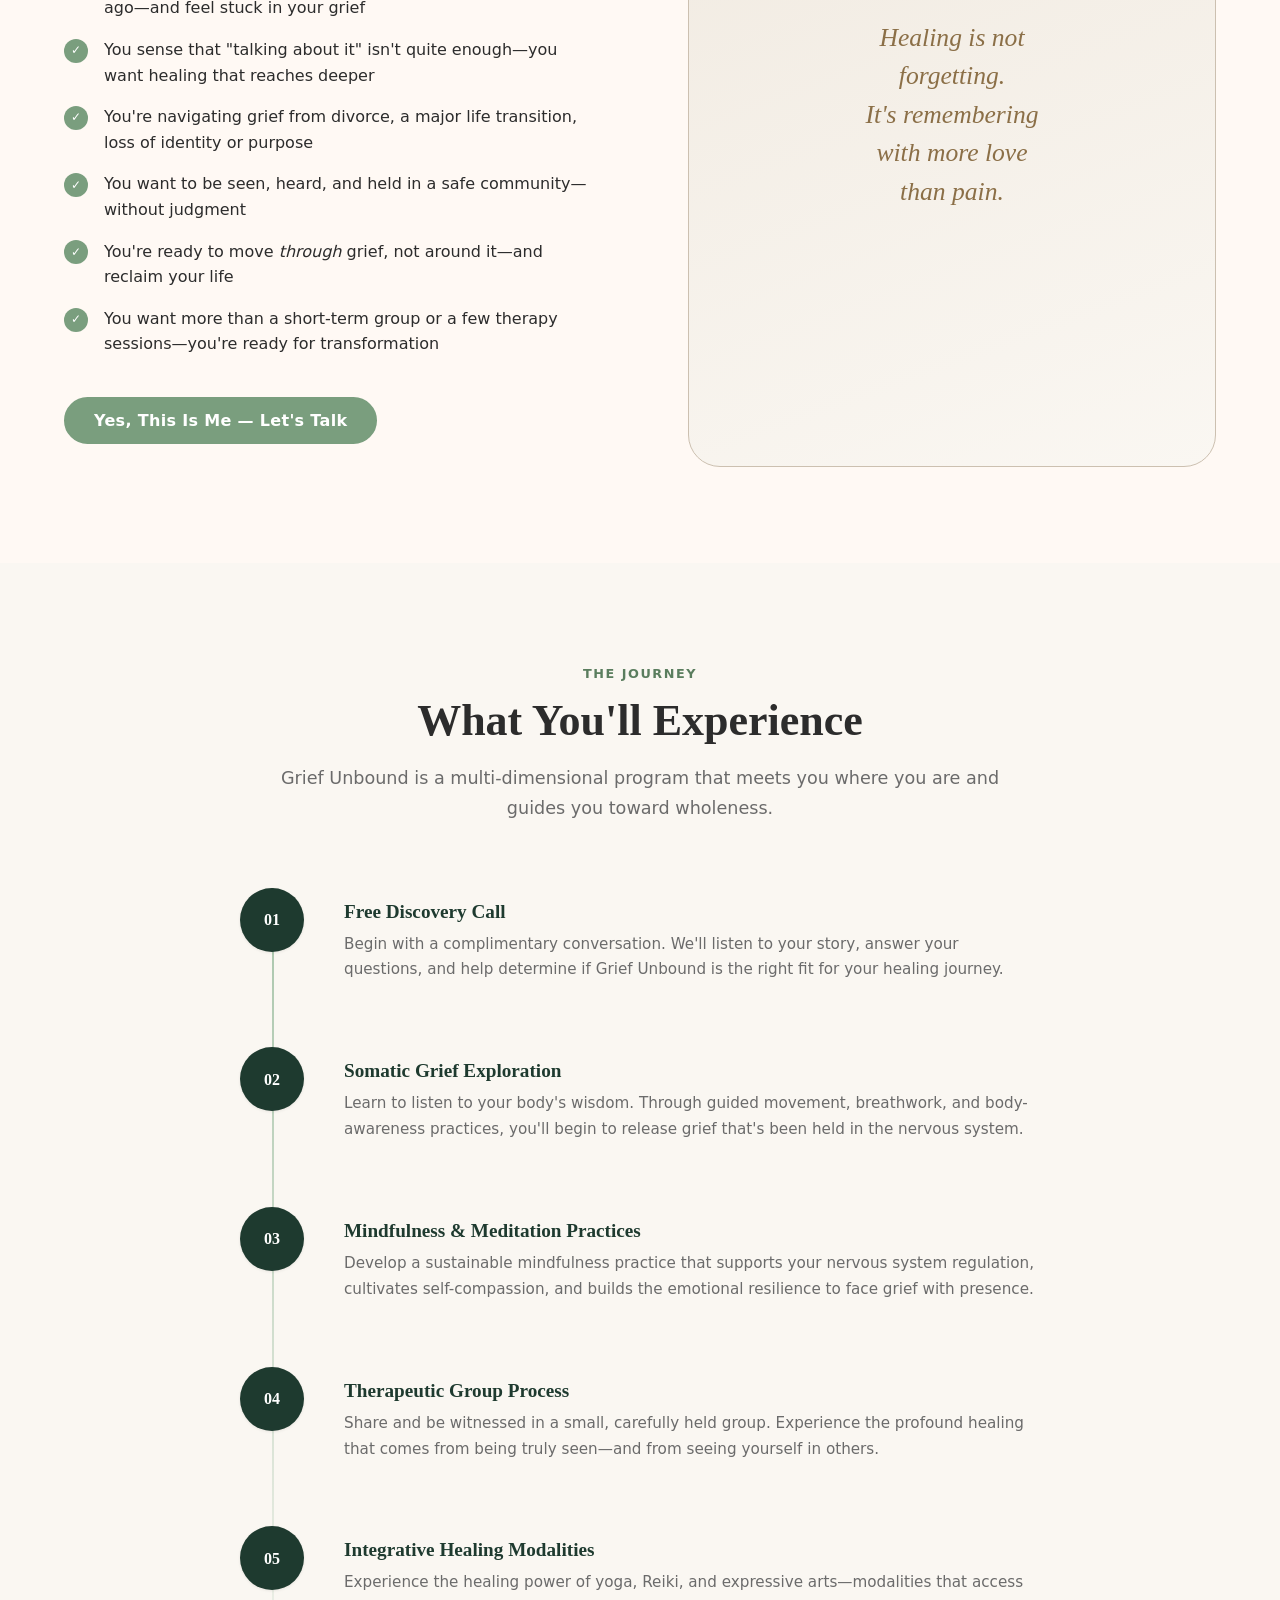
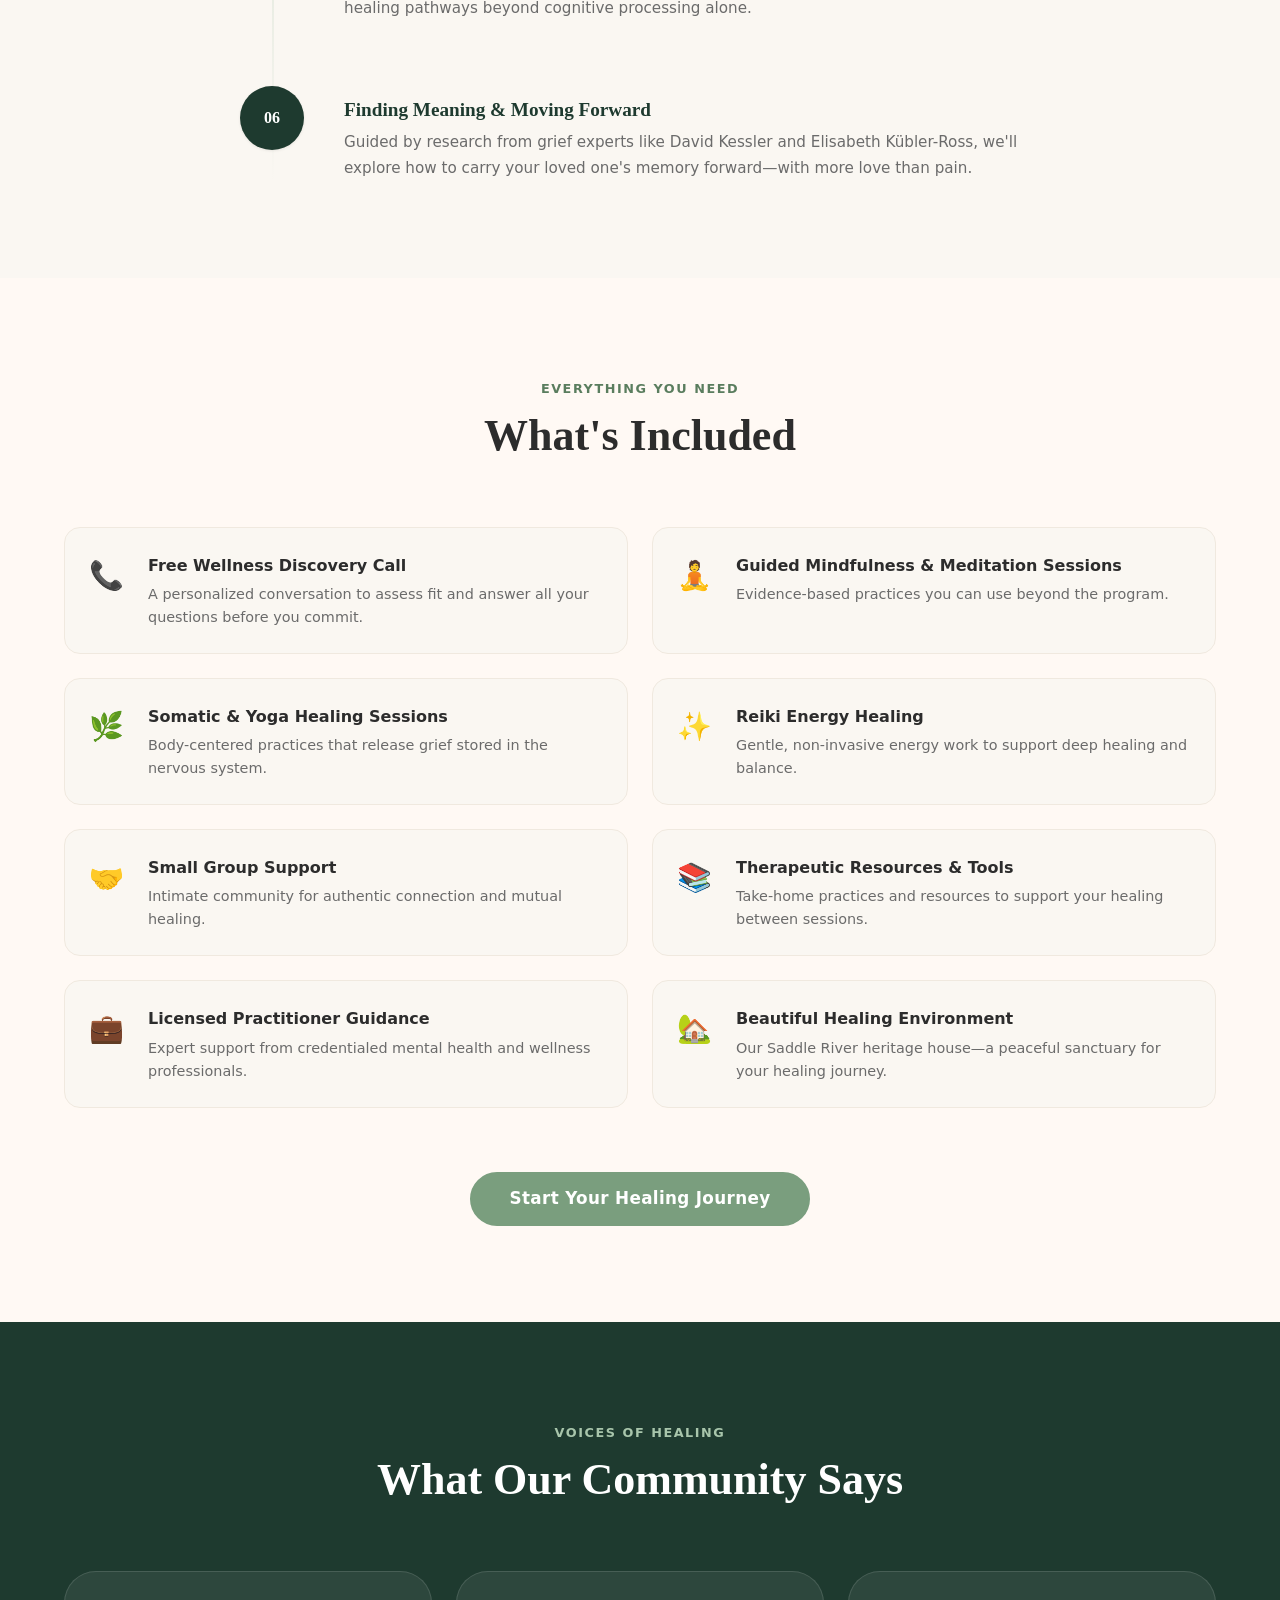
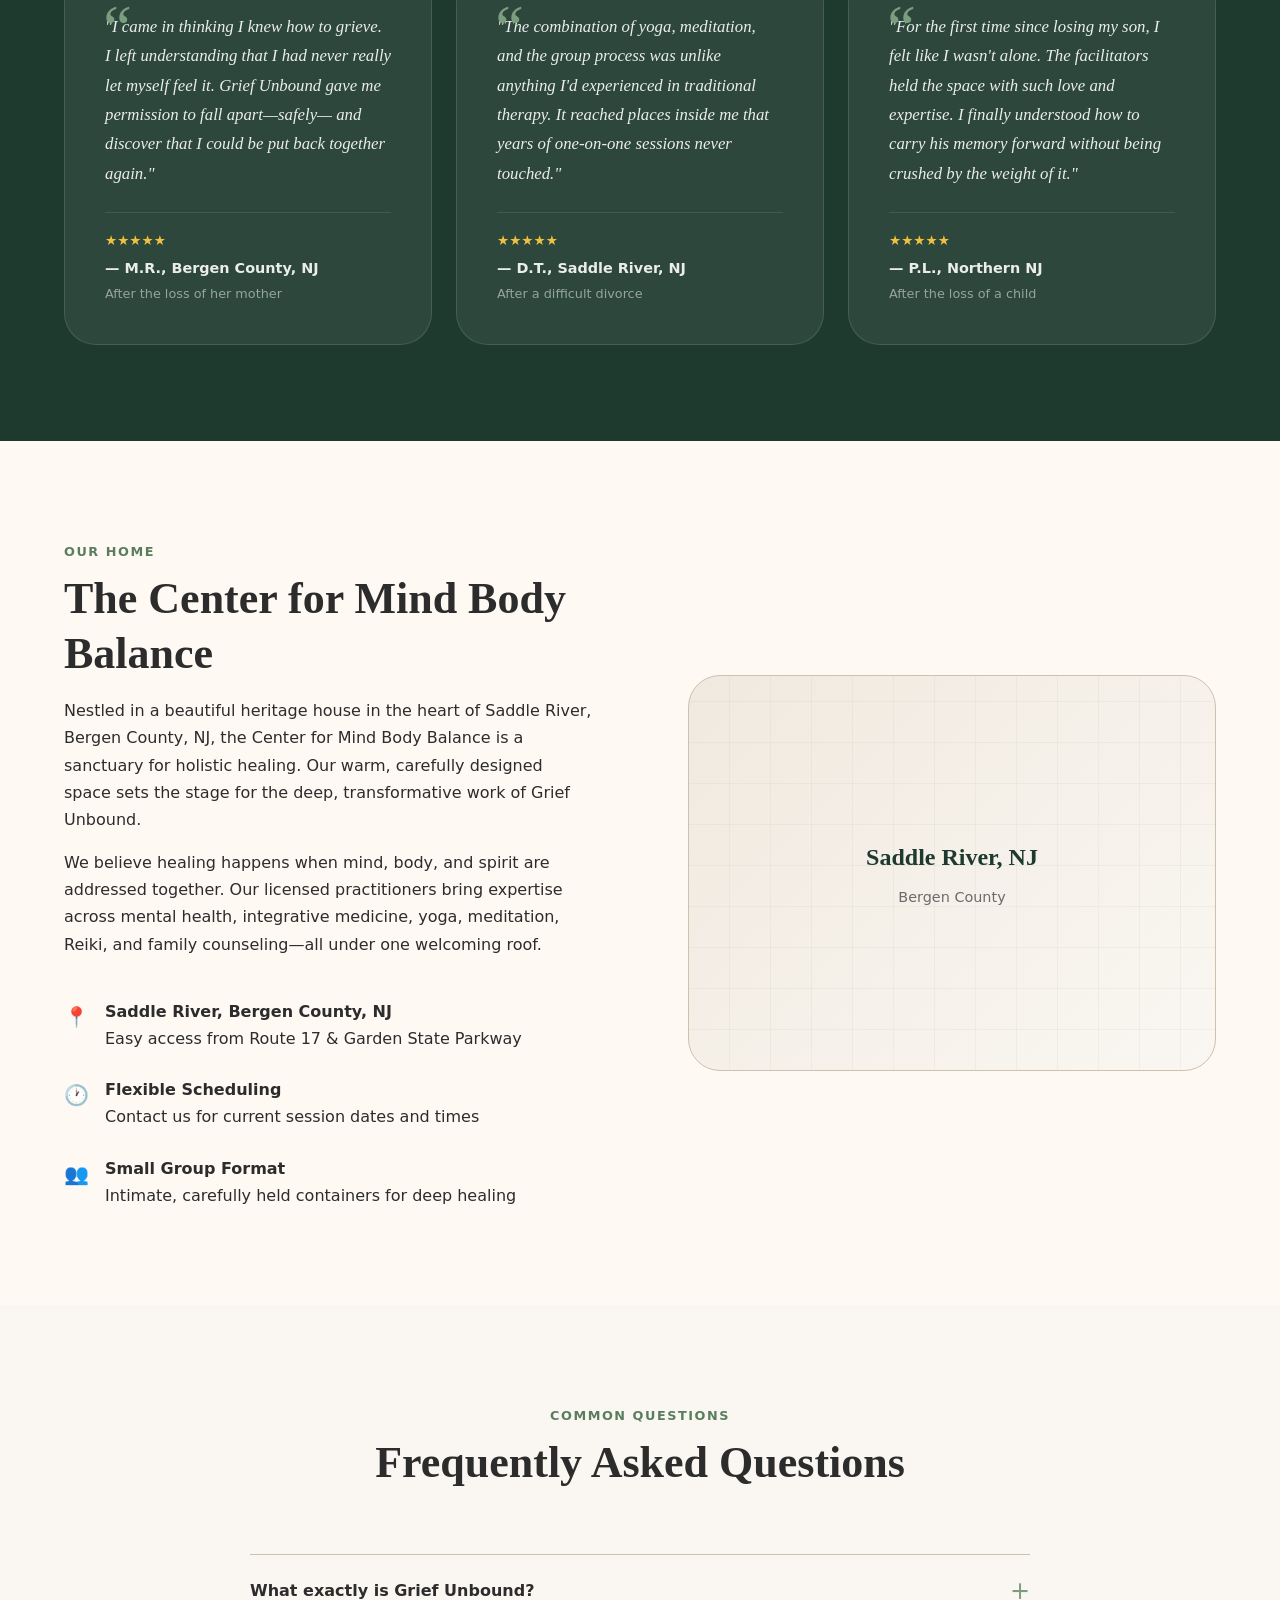
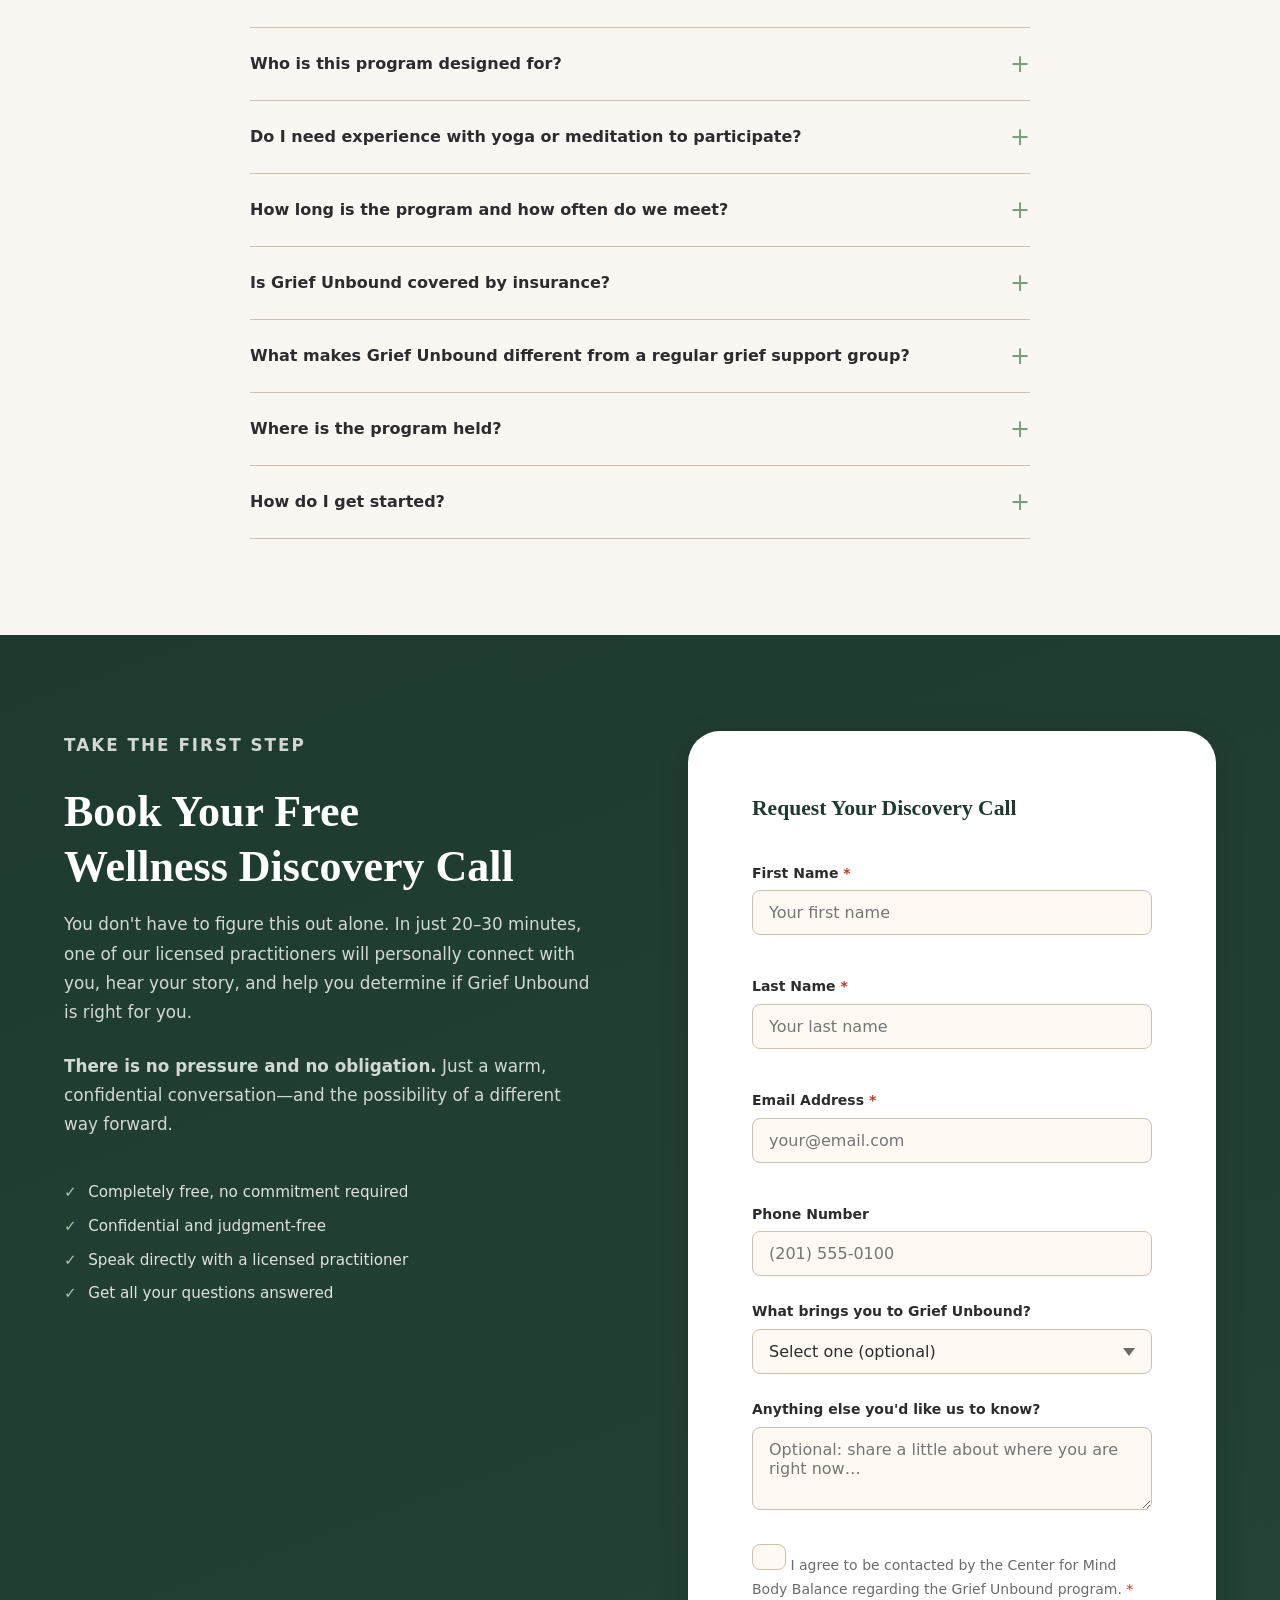
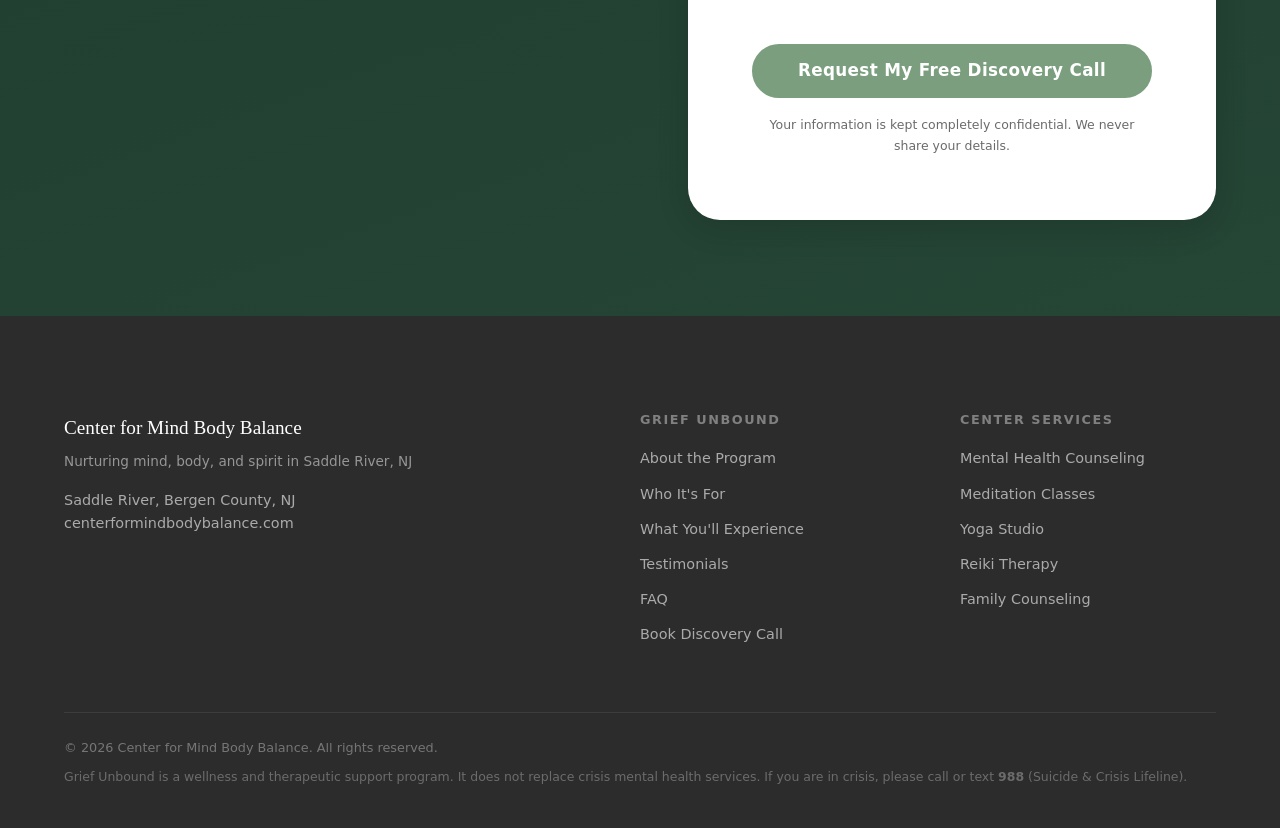
<file: grief-unbound-preview.html>
<!DOCTYPE html>
<html lang="en">
<head>
  <meta charset="UTF-8" />
  <meta name="viewport" content="width=device-width, initial-scale=1.0" />

  <!-- Primary SEO -->
  <title>Grief Unbound | Holistic Grief Healing Program | Bergen County, NJ</title>
  <meta name="description" content="Grief Unbound is an immersive, holistic grief support program at the Center for Mind Body Balance in Saddle River, NJ. Move through loss with somatic healing, mindfulness, and compassionate community. Book your free discovery call today." />
  <meta name="keywords" content="grief support program New Jersey, grief healing workshop Bergen County NJ, holistic grief counseling Saddle River, bereavement support group NJ, grief and loss program New Jersey, grief unbound, mind body grief healing, somatic grief therapy NJ" />
  <link rel="canonical" href="https://centerformindbodybalance.com/grief-unbound/" />

  <!-- Open Graph / Social -->
  <meta property="og:type" content="website" />
  <meta property="og:title" content="Grief Unbound | Holistic Grief Healing | Bergen County, NJ" />
  <meta property="og:description" content="A transformative, body-centered grief program for those ready to move through loss—not just survive it. Located in Saddle River, NJ." />
  <meta property="og:url" content="https://centerformindbodybalance.com/grief-unbound/" />
  <meta property="og:image" content="https://centerformindbodybalance.com/grief-unbound/og-image.jpg" />

  <!-- Twitter Card -->
  <meta name="twitter:card" content="summary_large_image" />
  <meta name="twitter:title" content="Grief Unbound | Holistic Grief Healing | Bergen County, NJ" />
  <meta name="twitter:description" content="A transformative, body-centered grief program for those ready to move through loss—not just survive it." />

  <!-- Schema.org Structured Data -->
  <script type="application/ld+json">
  {
    "@context": "https://schema.org",
    "@type": "HealthAndBeautyBusiness",
    "name": "Grief Unbound at Center for Mind Body Balance",
    "description": "An immersive holistic grief healing program combining somatic therapy, mindfulness, yoga, and compassionate community support.",
    "url": "https://centerformindbodybalance.com/grief-unbound/",
    "telephone": "",
    "address": {
      "@type": "PostalAddress",
      "streetAddress": "Saddle River",
      "addressLocality": "Saddle River",
      "addressRegion": "NJ",
      "postalCode": "07458",
      "addressCountry": "US"
    },
    "geo": {
      "@type": "GeoCoordinates",
      "latitude": 41.0304,
      "longitude": -74.1021
    },
    "areaServed": ["Bergen County, NJ", "Northern New Jersey"],
    "offers": {
      "@type": "Offer",
      "name": "Grief Unbound Program",
      "description": "Holistic grief support program combining mind, body, and spirit healing modalities.",
      "category": "Mental Health & Wellness"
    }
  }
  </script>

  <!-- FAQ Schema -->
  <script type="application/ld+json">
  {
    "@context": "https://schema.org",
    "@type": "FAQPage",
    "mainEntity": [
      {
        "@type": "Question",
        "name": "What is Grief Unbound?",
        "acceptedAnswer": {
          "@type": "Answer",
          "text": "Grief Unbound is a holistic, immersive grief healing program at the Center for Mind Body Balance in Saddle River, NJ. It goes beyond talk therapy to incorporate somatic (body-based) healing, mindfulness, yoga, Reiki, and compassionate group support for those navigating significant loss."
        }
      },
      {
        "@type": "Question",
        "name": "Who is Grief Unbound for?",
        "acceptedAnswer": {
          "@type": "Answer",
          "text": "Grief Unbound is designed for individuals who are ready for more than short-term support—those seeking deep, lasting healing after the loss of a loved one, relationship, identity, or any significant life change."
        }
      },
      {
        "@type": "Question",
        "name": "Where is the Grief Unbound program held?",
        "acceptedAnswer": {
          "@type": "Answer",
          "text": "The program is held at the Center for Mind Body Balance, located in a beautiful heritage house in Saddle River, Bergen County, NJ, with easy access from Route 17 and the Garden State Parkway."
        }
      },
      {
        "@type": "Question",
        "name": "How do I sign up for Grief Unbound?",
        "acceptedAnswer": {
          "@type": "Answer",
          "text": "Start by booking a free Wellness Discovery Call. Our team will answer your questions and help determine if Grief Unbound is the right fit for your healing journey."
        }
      },
      {
        "@type": "Question",
        "name": "Is Grief Unbound covered by insurance?",
        "acceptedAnswer": {
          "@type": "Answer",
          "text": "Please contact us directly to discuss insurance options and payment plans. We are committed to making healing accessible."
        }
      }
    ]
  }
  </script>

  <style>/* =============================================
   GRIEF UNBOUND — Stylesheet
   Center for Mind Body Balance
   ============================================= */

/* ---- CSS Custom Properties ---- */
:root {
  /* Brand colors — warm, earthy, healing */
  --color-sage:        #7a9e7e;
  --color-sage-dark:   #5a7d5e;
  --color-sage-light:  #a8c5ab;
  --color-earth:       #8b6f47;
  --color-earth-light: #c4a882;
  --color-cream:       #faf7f2;
  --color-warm-white:  #fff9f4;
  --color-linen:       #f0e9df;
  --color-taupe:       #ccc0b0;
  --color-charcoal:    #2c2c2c;
  --color-dark-green:  #1e3a2f;
  --color-muted:       #6b6b6b;
  --color-text:        #2c2c2c;

  /* Typography */
  --font-serif:  'Playfair Display', Georgia, serif;
  --font-sans:   'Inter', system-ui, -apple-system, sans-serif;

  /* Spacing */
  --space-xs:   0.5rem;
  --space-sm:   1rem;
  --space-md:   1.5rem;
  --space-lg:   2.5rem;
  --space-xl:   4rem;
  --space-xxl:  6rem;

  /* Layout */
  --max-width:  1200px;
  --radius:     0.5rem;
  --radius-lg:  1rem;
  --radius-xl:  2rem;

  /* Transitions */
  --transition: 0.25s ease;
  --transition-slow: 0.5s ease;

  /* Shadows */
  --shadow-sm:  0 1px 3px rgba(0,0,0,0.08);
  --shadow-md:  0 4px 16px rgba(0,0,0,0.10);
  --shadow-lg:  0 8px 32px rgba(0,0,0,0.14);
}

/* ---- Reset & Base ---- */
*, *::before, *::after {
  box-sizing: border-box;
  margin: 0;
  padding: 0;
}

html {
  scroll-behavior: smooth;
  font-size: 16px;
}

body {
  font-family: var(--font-sans);
  color: var(--color-text);
  background-color: var(--color-warm-white);
  line-height: 1.7;
  -webkit-font-smoothing: antialiased;
}

img {
  max-width: 100%;
  display: block;
}

a {
  color: var(--color-sage-dark);
  text-decoration: none;
  transition: color var(--transition);
}

a:hover, a:focus-visible {
  color: var(--color-earth);
  text-decoration: underline;
}

:focus-visible {
  outline: 3px solid var(--color-sage);
  outline-offset: 3px;
  border-radius: var(--radius);
}

h1, h2, h3, h4 {
  font-family: var(--font-serif);
  line-height: 1.25;
  color: var(--color-charcoal);
}

p {
  margin-bottom: var(--space-sm);
}

p:last-child {
  margin-bottom: 0;
}

ul {
  list-style: none;
}

/* ---- Layout Utilities ---- */
.container {
  max-width: var(--max-width);
  margin: 0 auto;
  padding: 0 var(--space-md);
}

.section {
  padding: var(--space-xxl) 0;
}

.section--tinted {
  background-color: var(--color-cream);
}

.section--dark {
  background-color: var(--color-dark-green);
  color: rgba(255,255,255,0.9);
}

.section--dark h1,
.section--dark h2,
.section--dark h3 {
  color: #fff;
}

.section-header {
  text-align: center;
  max-width: 720px;
  margin: 0 auto var(--space-xl);
}

.section-header--light {
  color: rgba(255,255,255,0.9);
}

.section-label {
  display: inline-block;
  font-size: 0.8rem;
  font-weight: 600;
  letter-spacing: 0.12em;
  text-transform: uppercase;
  color: var(--color-sage-dark);
  margin-bottom: var(--space-xs);
}

.section-label--light {
  color: var(--color-sage-light);
}

.section-title {
  font-size: clamp(1.75rem, 4vw, 2.75rem);
  margin-bottom: var(--space-sm);
  color: var(--color-charcoal);
}

.section-subtitle {
  font-size: 1.1rem;
  color: var(--color-muted);
  line-height: 1.7;
}

/* ---- Buttons ---- */
.btn {
  display: inline-flex;
  align-items: center;
  justify-content: center;
  gap: 0.5em;
  font-family: var(--font-sans);
  font-size: 1rem;
  font-weight: 600;
  letter-spacing: 0.02em;
  padding: 0.85em 1.75em;
  border-radius: 100px;
  border: 2px solid transparent;
  cursor: pointer;
  transition: all var(--transition);
  text-decoration: none;
  line-height: 1;
  white-space: nowrap;
}

.btn--primary {
  background: var(--color-sage);
  color: #fff;
  border-color: var(--color-sage);
}

.btn--primary:hover,
.btn--primary:focus-visible {
  background: var(--color-sage-dark);
  border-color: var(--color-sage-dark);
  color: #fff;
  text-decoration: none;
  transform: translateY(-1px);
  box-shadow: var(--shadow-md);
}

.btn--ghost {
  background: transparent;
  color: #fff;
  border-color: rgba(255,255,255,0.5);
}

.btn--ghost:hover,
.btn--ghost:focus-visible {
  background: rgba(255,255,255,0.15);
  border-color: #fff;
  color: #fff;
  text-decoration: none;
}

.btn--large {
  padding: 1em 2.25em;
  font-size: 1.05rem;
}

.btn--small {
  padding: 0.6em 1.25em;
  font-size: 0.9rem;
}

.btn--full {
  width: 100%;
}

/* ---- Navigation ---- */
.nav {
  position: fixed;
  top: 0;
  left: 0;
  right: 0;
  z-index: 1000;
  background: rgba(255, 249, 244, 0.92);
  backdrop-filter: blur(12px);
  -webkit-backdrop-filter: blur(12px);
  border-bottom: 1px solid rgba(0,0,0,0.06);
  transition: box-shadow var(--transition);
}

.nav.scrolled {
  box-shadow: var(--shadow-md);
}

.nav__inner {
  display: flex;
  align-items: center;
  justify-content: space-between;
  height: 72px;
  gap: var(--space-md);
}

.nav__logo {
  text-decoration: none;
  flex-shrink: 0;
}

.nav__logo-text {
  font-family: var(--font-serif);
  font-size: 1.05rem;
  font-weight: 600;
  color: var(--color-dark-green);
  line-height: 1.2;
}

.nav__menu {
  display: flex;
  align-items: center;
  gap: var(--space-sm);
  list-style: none;
}

.nav__link {
  font-size: 0.9rem;
  font-weight: 500;
  color: var(--color-charcoal);
  text-decoration: none;
  padding: 0.4em 0.75em;
  border-radius: var(--radius);
  transition: all var(--transition);
}

.nav__link:hover {
  color: var(--color-sage-dark);
  background: var(--color-linen);
  text-decoration: none;
}

.nav__link--cta {
  background: var(--color-sage);
  color: #fff !important;
  padding: 0.55em 1.25em;
  border-radius: 100px;
}

.nav__link--cta:hover {
  background: var(--color-sage-dark);
  color: #fff;
  text-decoration: none;
}

.nav__toggle {
  display: none;
  flex-direction: column;
  gap: 5px;
  background: none;
  border: none;
  cursor: pointer;
  padding: 8px;
  border-radius: var(--radius);
}

.nav__toggle span {
  display: block;
  width: 24px;
  height: 2px;
  background: var(--color-charcoal);
  transition: all var(--transition);
}

.nav__toggle.active span:nth-child(1) { transform: translateY(7px) rotate(45deg); }
.nav__toggle.active span:nth-child(2) { opacity: 0; }
.nav__toggle.active span:nth-child(3) { transform: translateY(-7px) rotate(-45deg); }

/* ---- Hero ---- */
.hero {
  position: relative;
  min-height: 100vh;
  display: flex;
  align-items: center;
  padding-top: 72px;
  overflow: hidden;
}

.hero__bg {
  position: absolute;
  inset: 0;
  background: linear-gradient(
    135deg,
    #1e3a2f 0%,
    #2d5a3e 35%,
    #3d7050 60%,
    #4a7a5a 100%
  );
}

/* Organic textured overlay */
.hero__overlay {
  position: absolute;
  inset: 0;
  background:
    radial-gradient(ellipse at 70% 30%, rgba(122, 158, 126, 0.3) 0%, transparent 60%),
    radial-gradient(ellipse at 20% 80%, rgba(139, 111, 71, 0.2) 0%, transparent 50%);
}

.hero__content {
  position: relative;
  z-index: 1;
  max-width: 780px;
  padding: var(--space-xxl) var(--space-md);
}

.hero__eyebrow {
  font-size: 0.8rem;
  font-weight: 600;
  letter-spacing: 0.15em;
  text-transform: uppercase;
  color: var(--color-sage-light);
  margin-bottom: var(--space-sm);
}

.hero__heading {
  font-size: clamp(3rem, 8vw, 6rem);
  font-weight: 700;
  color: #fff;
  line-height: 1.0;
  margin-bottom: var(--space-sm);
  letter-spacing: -0.02em;
}

.hero__subheading {
  font-family: var(--font-serif);
  font-size: clamp(1.25rem, 3vw, 1.75rem);
  font-weight: 400;
  font-style: italic;
  color: var(--color-sage-light);
  margin-bottom: var(--space-md);
}

.hero__body {
  font-size: 1.1rem;
  color: rgba(255,255,255,0.85);
  max-width: 600px;
  margin-bottom: var(--space-lg);
  line-height: 1.75;
}

.hero__ctas {
  display: flex;
  gap: var(--space-sm);
  flex-wrap: wrap;
  margin-bottom: var(--space-xl);
}

.hero__trust {
  display: flex;
  gap: var(--space-lg);
  flex-wrap: wrap;
}

.hero__trust-item {
  display: flex;
  align-items: center;
  gap: 0.5em;
  font-size: 0.9rem;
  color: rgba(255,255,255,0.75);
}

.hero__trust-icon {
  font-size: 1rem;
}

.hero__scroll-cue {
  position: absolute;
  bottom: var(--space-lg);
  left: 50%;
  transform: translateX(-50%);
  display: flex;
  flex-direction: column;
  align-items: center;
  gap: 0.5em;
  font-size: 0.75rem;
  color: rgba(255,255,255,0.4);
  letter-spacing: 0.1em;
  text-transform: uppercase;
}

.hero__scroll-line {
  width: 1px;
  height: 40px;
  background: linear-gradient(to bottom, rgba(255,255,255,0.4), transparent);
  animation: scrollCue 2s ease-in-out infinite;
}

@keyframes scrollCue {
  0%, 100% { transform: scaleY(1); opacity: 0.5; }
  50% { transform: scaleY(1.3); opacity: 1; }
}

/* ---- Pain / Empathy Section ---- */
.pain {
  background-color: var(--color-warm-white);
}

.pain__inner {
  display: grid;
  grid-template-columns: 1fr 1fr;
  gap: var(--space-xxl);
  align-items: center;
}

.pain__headline {
  font-family: var(--font-serif);
  font-size: clamp(1.35rem, 2.5vw, 1.75rem);
  font-weight: 600;
  line-height: 1.4;
  color: var(--color-charcoal);
  margin-bottom: var(--space-md);
}

.pain__pivot {
  font-size: 1.15rem;
  color: var(--color-sage-dark);
  margin-top: var(--space-md);
}

.pain__image-placeholder {
  aspect-ratio: 4/5;
  background: linear-gradient(135deg, var(--color-dark-green), var(--color-sage-dark));
  border-radius: var(--radius-xl);
  display: flex;
  align-items: flex-end;
  padding: var(--space-lg);
  box-shadow: var(--shadow-lg);
}

.pain__image-quote {
  font-family: var(--font-serif);
  font-size: 1.1rem;
  font-style: italic;
  color: rgba(255,255,255,0.85);
  line-height: 1.6;
  border-left: 3px solid var(--color-sage-light);
  padding-left: var(--space-sm);
}

/* ---- About Cards ---- */
.about__cards {
  display: grid;
  grid-template-columns: repeat(3, 1fr);
  gap: var(--space-md);
}

.about__card {
  background: #fff;
  border-radius: var(--radius-lg);
  padding: var(--space-lg);
  box-shadow: var(--shadow-sm);
  border: 1px solid var(--color-linen);
  transition: all var(--transition);
}

.about__card:hover {
  transform: translateY(-4px);
  box-shadow: var(--shadow-md);
  border-color: var(--color-sage-light);
}

.about__card-icon {
  font-size: 2rem;
  margin-bottom: var(--space-sm);
}

.about__card h3 {
  font-size: 1.1rem;
  margin-bottom: var(--space-xs);
  color: var(--color-dark-green);
}

.about__card p {
  font-size: 0.95rem;
  color: var(--color-muted);
  line-height: 1.65;
  margin: 0;
}

/* ---- Who It's For ---- */
.who__inner {
  display: grid;
  grid-template-columns: 1fr 1fr;
  gap: var(--space-xxl);
  align-items: center;
}

.who__list {
  margin: var(--space-lg) 0;
}

.who__item {
  display: flex;
  gap: var(--space-sm);
  align-items: flex-start;
  margin-bottom: var(--space-sm);
  font-size: 1rem;
  line-height: 1.6;
}

.who__check {
  flex-shrink: 0;
  width: 24px;
  height: 24px;
  background: var(--color-sage);
  color: #fff;
  border-radius: 50%;
  display: flex;
  align-items: center;
  justify-content: center;
  font-size: 0.75rem;
  font-weight: 700;
  margin-top: 0.15em;
}

.who__image-placeholder {
  aspect-ratio: 3/4;
  background: linear-gradient(160deg, var(--color-linen) 0%, var(--color-cream) 100%);
  border-radius: var(--radius-xl);
  border: 1px solid var(--color-taupe);
  display: flex;
  align-items: center;
  justify-content: center;
  padding: var(--space-lg);
}

.who__decorative-text {
  font-family: var(--font-serif);
  font-size: clamp(1.2rem, 2.5vw, 1.6rem);
  font-style: italic;
  color: var(--color-earth);
  text-align: center;
  line-height: 1.5;
}

/* ---- Experience Timeline ---- */
.experience__timeline {
  max-width: 800px;
  margin: 0 auto;
  position: relative;
}

.experience__timeline::before {
  content: '';
  position: absolute;
  left: 32px;
  top: 0;
  bottom: 0;
  width: 2px;
  background: linear-gradient(to bottom, var(--color-sage-light), transparent);
}

.experience__step {
  display: flex;
  gap: var(--space-lg);
  margin-bottom: var(--space-xl);
  position: relative;
}

.experience__step:last-child {
  margin-bottom: 0;
}

.experience__step-number {
  flex-shrink: 0;
  width: 64px;
  height: 64px;
  background: var(--color-dark-green);
  color: #fff;
  border-radius: 50%;
  display: flex;
  align-items: center;
  justify-content: center;
  font-family: var(--font-serif);
  font-size: 1rem;
  font-weight: 600;
  position: relative;
  z-index: 1;
  box-shadow: var(--shadow-sm);
}

.experience__step-content {
  padding-top: 0.75rem;
}

.experience__step-content h3 {
  font-size: 1.2rem;
  color: var(--color-dark-green);
  margin-bottom: var(--space-xs);
}

.experience__step-content p {
  color: var(--color-muted);
  font-size: 0.95rem;
  line-height: 1.7;
  margin: 0;
}

/* ---- What's Included ---- */
.included__grid {
  display: grid;
  grid-template-columns: repeat(2, 1fr);
  gap: var(--space-md);
  margin-bottom: var(--space-xl);
}

.included__item {
  display: flex;
  gap: var(--space-md);
  align-items: flex-start;
  padding: var(--space-md);
  background: var(--color-cream);
  border-radius: var(--radius-lg);
  border: 1px solid var(--color-linen);
  transition: all var(--transition);
}

.included__item:hover {
  border-color: var(--color-sage-light);
  background: #fff;
  box-shadow: var(--shadow-sm);
}

.included__icon {
  font-size: 1.75rem;
  flex-shrink: 0;
}

.included__item strong {
  display: block;
  font-size: 1rem;
  color: var(--color-charcoal);
  margin-bottom: 0.25em;
}

.included__item p {
  font-size: 0.9rem;
  color: var(--color-muted);
  margin: 0;
  line-height: 1.6;
}

.included__cta {
  text-align: center;
}

/* ---- Testimonials ---- */
.testimonials__grid {
  display: grid;
  grid-template-columns: repeat(3, 1fr);
  gap: var(--space-md);
}

.testimonial {
  background: rgba(255,255,255,0.07);
  border: 1px solid rgba(255,255,255,0.12);
  border-radius: var(--radius-xl);
  padding: var(--space-lg);
  display: flex;
  flex-direction: column;
}

.testimonial__quote {
  font-family: var(--font-serif);
  font-size: 1.05rem;
  font-style: italic;
  line-height: 1.75;
  color: rgba(255,255,255,0.9);
  flex: 1;
  margin-bottom: var(--space-md);
  position: relative;
}

.testimonial__quote::before {
  content: '\201C';
  font-size: 4rem;
  color: var(--color-sage);
  position: absolute;
  top: -1rem;
  left: -0.5rem;
  line-height: 1;
  font-family: var(--font-serif);
}

.testimonial__footer {
  border-top: 1px solid rgba(255,255,255,0.1);
  padding-top: var(--space-sm);
}

.testimonial__stars {
  color: #f0c040;
  font-size: 0.85rem;
  margin-bottom: 0.25em;
}

.testimonial__name {
  display: block;
  font-style: normal;
  font-weight: 600;
  color: rgba(255,255,255,0.9);
  font-size: 0.9rem;
}

.testimonial__context {
  display: block;
  font-size: 0.8rem;
  color: rgba(255,255,255,0.5);
  margin-top: 0.2em;
}

/* ---- Location ---- */
.location__inner {
  display: grid;
  grid-template-columns: 1fr 1fr;
  gap: var(--space-xxl);
  align-items: center;
}

.location__details {
  margin-top: var(--space-lg);
  display: flex;
  flex-direction: column;
  gap: var(--space-md);
}

.location__detail {
  display: flex;
  gap: var(--space-sm);
  align-items: flex-start;
}

.location__detail-icon {
  font-size: 1.25rem;
  flex-shrink: 0;
  margin-top: 0.1em;
}

.location__map-placeholder {
  aspect-ratio: 4/3;
  background: linear-gradient(135deg, var(--color-linen), var(--color-cream));
  border-radius: var(--radius-xl);
  border: 1px solid var(--color-taupe);
  display: flex;
  align-items: center;
  justify-content: center;
  position: relative;
  overflow: hidden;
}

/* Decorative map-like pattern */
.location__map-placeholder::before {
  content: '';
  position: absolute;
  inset: 0;
  background:
    repeating-linear-gradient(0deg, transparent, transparent 40px, rgba(122,158,126,0.08) 40px, rgba(122,158,126,0.08) 41px),
    repeating-linear-gradient(90deg, transparent, transparent 40px, rgba(122,158,126,0.08) 40px, rgba(122,158,126,0.08) 41px);
}

.location__map-overlay {
  position: relative;
  z-index: 1;
  text-align: center;
  display: flex;
  flex-direction: column;
  gap: 0.5em;
}

.location__map-overlay span:first-child {
  font-family: var(--font-serif);
  font-size: 1.5rem;
  color: var(--color-dark-green);
  font-weight: 600;
}

.location__map-overlay span:last-child {
  font-size: 0.9rem;
  color: var(--color-muted);
}

/* ---- FAQ ---- */
.faq__list {
  max-width: 780px;
  margin: 0 auto;
}

.faq__item {
  border-bottom: 1px solid var(--color-taupe);
}

.faq__item:first-child {
  border-top: 1px solid var(--color-taupe);
}

.faq__question {
  display: flex;
  align-items: center;
  justify-content: space-between;
  width: 100%;
  padding: var(--space-md) 0;
  background: none;
  border: none;
  cursor: pointer;
  text-align: left;
  font-family: var(--font-sans);
  font-size: 1rem;
  font-weight: 600;
  color: var(--color-charcoal);
  gap: var(--space-sm);
  transition: color var(--transition);
}

.faq__question:hover {
  color: var(--color-sage-dark);
}

.faq__question[aria-expanded="true"] {
  color: var(--color-sage-dark);
}

.faq__icon {
  font-size: 1.5rem;
  font-weight: 300;
  color: var(--color-sage);
  flex-shrink: 0;
  transition: transform var(--transition);
  line-height: 1;
}

.faq__question[aria-expanded="true"] .faq__icon {
  transform: rotate(45deg);
}

.faq__answer {
  padding-bottom: var(--space-md);
  color: var(--color-muted);
  font-size: 0.95rem;
  line-height: 1.75;
}

.faq__answer p {
  margin: 0;
}

/* ---- Registration / CTA Form ---- */
.register {
  background: linear-gradient(160deg, var(--color-dark-green) 0%, #254535 100%);
  color: #fff;
}

.register .section-title {
  color: #fff;
}

.register__inner {
  display: grid;
  grid-template-columns: 1fr 1fr;
  gap: var(--space-xxl);
  align-items: start;
}

.register__text p {
  color: rgba(255,255,255,0.8);
  font-size: 1.05rem;
  line-height: 1.75;
  margin-bottom: var(--space-md);
}

.register__promises {
  margin: var(--space-lg) 0;
}

.register__promises li {
  display: flex;
  gap: 0.75em;
  color: rgba(255,255,255,0.85);
  margin-bottom: var(--space-xs);
  font-size: 0.95rem;
}

.register__promises li span {
  color: var(--color-sage-light);
  font-weight: 700;
  flex-shrink: 0;
}

/* Form Styles */
.register__form-wrap {
  background: #fff;
  border-radius: var(--radius-xl);
  padding: var(--space-xl);
  box-shadow: var(--shadow-lg);
}

.register__form-title {
  font-size: 1.35rem;
  color: var(--color-dark-green);
  margin-bottom: var(--space-lg);
  font-family: var(--font-serif);
}

.form-group {
  margin-bottom: var(--space-md);
}

.form-group label {
  display: block;
  font-size: 0.875rem;
  font-weight: 600;
  color: var(--color-charcoal);
  margin-bottom: 0.35em;
}

.form-group input,
.form-group select,
.form-group textarea {
  width: 100%;
  padding: 0.75em 1em;
  border: 1.5px solid var(--color-taupe);
  border-radius: var(--radius);
  font-family: var(--font-sans);
  font-size: 1rem;
  color: var(--color-charcoal);
  background: var(--color-warm-white);
  transition: border-color var(--transition), box-shadow var(--transition);
  appearance: none;
}

.form-group select {
  background-image: url("data:image/svg+xml,%3Csvg xmlns='http://www.w3.org/2000/svg' width='12' height='8' fill='%236b6b6b'%3E%3Cpath d='M6 8L0 0h12z'/%3E%3C/svg%3E");
  background-repeat: no-repeat;
  background-position: right 1em center;
  padding-right: 2.5em;
  cursor: pointer;
}

.form-group input:focus,
.form-group select:focus,
.form-group textarea:focus {
  outline: none;
  border-color: var(--color-sage);
  box-shadow: 0 0 0 3px rgba(122, 158, 126, 0.15);
}

.form-group textarea {
  resize: vertical;
  min-height: 80px;
}

.form-group.form-group--consent label {
  font-weight: 400;
  font-size: 0.875rem;
  color: var(--color-muted);
  cursor: pointer;
}

.checkbox-label {
  display: flex;
  gap: 0.75em;
  align-items: flex-start;
}

.checkbox-label input[type="checkbox"] {
  width: 18px;
  height: 18px;
  flex-shrink: 0;
  margin-top: 0.15em;
  accent-color: var(--color-sage);
  cursor: pointer;
}

.required {
  color: #c0392b;
}

.form-error {
  display: block;
  font-size: 0.8rem;
  color: #c0392b;
  margin-top: 0.25em;
  min-height: 1em;
}

.register__privacy {
  text-align: center;
  font-size: 0.78rem;
  color: var(--color-muted);
  margin-top: var(--space-sm) !important;
}

/* Form Success State */
.register__success {
  text-align: center;
  padding: var(--space-xxl) var(--space-lg);
}

.register__success-icon {
  font-size: 3rem;
  margin-bottom: var(--space-sm);
}

.register__success h3 {
  font-size: 1.75rem;
  color: var(--color-dark-green);
  margin-bottom: var(--space-sm);
}

.register__success p {
  color: var(--color-muted);
  font-size: 1rem;
  line-height: 1.7;
}

/* ---- Footer ---- */
.footer {
  background: var(--color-charcoal);
  color: rgba(255,255,255,0.7);
  padding: var(--space-xxl) 0 var(--space-lg);
}

.footer__inner {
  display: grid;
  grid-template-columns: 2fr 1fr 1fr;
  gap: var(--space-xl);
  margin-bottom: var(--space-xl);
}

.footer__name {
  font-family: var(--font-serif);
  font-size: 1.2rem;
  color: #fff;
  margin-bottom: 0.25em;
}

.footer__tagline {
  font-size: 0.85rem;
  color: rgba(255,255,255,0.5);
  margin-bottom: var(--space-sm);
}

.footer__address {
  font-size: 0.9rem;
  line-height: 1.6;
  color: rgba(255,255,255,0.6);
}

.footer__link {
  color: rgba(255,255,255,0.6);
  text-decoration: none;
  transition: color var(--transition);
}

.footer__link:hover {
  color: var(--color-sage-light);
  text-decoration: none;
}

.footer__links-title {
  font-family: var(--font-sans);
  font-size: 0.8rem;
  font-weight: 600;
  letter-spacing: 0.12em;
  text-transform: uppercase;
  color: rgba(255,255,255,0.4);
  margin-bottom: var(--space-sm);
}

.footer__links ul {
  display: flex;
  flex-direction: column;
  gap: 0.5em;
}

.footer__links li a {
  font-size: 0.9rem;
}

.footer__bottom {
  border-top: 1px solid rgba(255,255,255,0.08);
  padding-top: var(--space-md);
  display: flex;
  flex-direction: column;
  gap: 0.5em;
}

.footer__bottom p {
  font-size: 0.8rem;
  color: rgba(255,255,255,0.35);
  margin: 0;
}

.footer__disclaimer {
  font-size: 0.78rem !important;
  color: rgba(255,255,255,0.3) !important;
}

/* ---- Sticky CTA ---- */
.sticky-cta {
  position: fixed;
  bottom: 0;
  left: 0;
  right: 0;
  background: var(--color-dark-green);
  color: rgba(255,255,255,0.9);
  display: flex;
  align-items: center;
  justify-content: center;
  gap: var(--space-md);
  padding: var(--space-sm) var(--space-md);
  transform: translateY(100%);
  transition: transform var(--transition-slow);
  z-index: 900;
  box-shadow: 0 -4px 20px rgba(0,0,0,0.2);
}

.sticky-cta.visible {
  transform: translateY(0);
}

.sticky-cta p {
  margin: 0;
  font-size: 0.9rem;
}

/* ---- Animations ---- */
.fade-in {
  opacity: 0;
  transform: translateY(20px);
  transition: opacity 0.6s ease, transform 0.6s ease;
}

.fade-in.visible {
  opacity: 1;
  transform: translateY(0);
}

/* ---- Responsive ---- */
@media (max-width: 1024px) {
  .about__cards {
    grid-template-columns: repeat(2, 1fr);
  }

  .testimonials__grid {
    grid-template-columns: 1fr;
    max-width: 600px;
    margin: 0 auto;
  }

  .footer__inner {
    grid-template-columns: 1fr 1fr;
  }

  .footer__brand {
    grid-column: 1 / -1;
  }
}

@media (max-width: 768px) {
  :root {
    --space-xxl: 4rem;
    --space-xl:  2.5rem;
  }

  /* Nav */
  .nav__toggle {
    display: flex;
  }

  .nav__menu {
    display: none;
    position: absolute;
    top: 72px;
    left: 0;
    right: 0;
    background: rgba(255, 249, 244, 0.97);
    backdrop-filter: blur(12px);
    padding: var(--space-md);
    flex-direction: column;
    align-items: stretch;
    gap: var(--space-xs);
    border-bottom: 1px solid var(--color-linen);
    box-shadow: var(--shadow-md);
  }

  .nav__menu.open {
    display: flex;
  }

  .nav__link {
    padding: 0.75em 1em;
    font-size: 1rem;
  }

  .nav__link--cta {
    text-align: center;
    padding: 0.85em 1em;
  }

  /* Hero */
  .hero__content {
    padding: var(--space-xl) var(--space-md);
  }

  .hero__ctas {
    flex-direction: column;
  }

  .hero__ctas .btn {
    width: 100%;
    text-align: center;
    justify-content: center;
  }

  .hero__trust {
    flex-direction: column;
    gap: var(--space-sm);
  }

  /* Two-column sections → single column */
  .pain__inner,
  .who__inner,
  .location__inner,
  .register__inner {
    grid-template-columns: 1fr;
  }

  .pain__image-wrap,
  .who__image-wrap,
  .location__map-wrap {
    order: -1;
  }

  .pain__image-placeholder {
    aspect-ratio: 16/9;
  }

  .who__image-placeholder {
    aspect-ratio: 3/2;
  }

  .location__map-placeholder {
    aspect-ratio: 16/9;
  }

  /* Cards → single column */
  .about__cards,
  .included__grid {
    grid-template-columns: 1fr;
  }

  /* Experience timeline */
  .experience__timeline::before {
    display: none;
  }

  .experience__step {
    flex-direction: column;
    gap: var(--space-sm);
  }

  /* Register form */
  .register__form-wrap {
    padding: var(--space-lg);
  }

  /* Footer */
  .footer__inner {
    grid-template-columns: 1fr;
    gap: var(--space-lg);
  }

  .footer__brand {
    grid-column: auto;
  }

  /* Sticky CTA */
  .sticky-cta {
    flex-direction: column;
    gap: var(--space-xs);
    padding: var(--space-sm);
    text-align: center;
  }

  .sticky-cta .btn {
    width: 100%;
    max-width: 280px;
  }
}

@media (max-width: 480px) {
  .register__form-wrap {
    padding: var(--space-md);
  }

  .testimonials__grid {
    max-width: 100%;
  }
}

/* ---- Print ---- */
@media print {
  .nav,
  .sticky-cta,
  .hero__scroll-cue {
    display: none;
  }
}
</style>
  
  
  
</head>
<body>

  <!-- ===== NAVIGATION ===== -->
  <nav class="nav" id="nav" aria-label="Main navigation">
    <div class="nav__inner container">
      <a href="https://centerformindbodybalance.com/" class="nav__logo" aria-label="Center for Mind Body Balance Home">
        <span class="nav__logo-text">Center for Mind Body Balance</span>
      </a>
      <button class="nav__toggle" id="navToggle" aria-label="Open menu" aria-expanded="false" aria-controls="navMenu">
        <span></span><span></span><span></span>
      </button>
      <ul class="nav__menu" id="navMenu" role="list">
        <li><a href="#about" class="nav__link">About</a></li>
        <li><a href="#who-its-for" class="nav__link">Who It's For</a></li>
        <li><a href="#what-youll-experience" class="nav__link">Program</a></li>
        <li><a href="#testimonials" class="nav__link">Testimonials</a></li>
        <li><a href="#faq" class="nav__link">FAQ</a></li>
        <li><a href="#register" class="nav__link nav__link--cta">Book Discovery Call</a></li>
      </ul>
    </div>
  </nav>

  <main>

    <!-- ===== HERO ===== -->
    <section class="hero" aria-labelledby="hero-heading">
      <div class="hero__bg" aria-hidden="true"></div>
      <div class="hero__overlay" aria-hidden="true"></div>
      <div class="container hero__content">
        <p class="hero__eyebrow">A Transformative Healing Program</p>
        <h1 class="hero__heading" id="hero-heading">
          Grief Unbound
        </h1>
        <p class="hero__subheading">
          Move <em>through</em> your grief—not around it.
        </p>
        <p class="hero__body">
          An immersive, body-centered program for those ready to heal deeply after loss.
          Combining mindfulness, somatic healing, yoga, and compassionate community
          at the Center for Mind Body Balance in Saddle River, NJ.
        </p>
        <div class="hero__ctas">
          <a href="#register" class="btn btn--primary btn--large">
            Book Your Free Discovery Call
          </a>
          <a href="#about" class="btn btn--ghost btn--large">
            Learn More
          </a>
        </div>
        <div class="hero__trust">
          <div class="hero__trust-item">
            <span class="hero__trust-icon" aria-hidden="true">🌿</span>
            <span>Holistic &amp; Integrative</span>
          </div>
          <div class="hero__trust-item">
            <span class="hero__trust-icon" aria-hidden="true">🧠</span>
            <span>Licensed Practitioners</span>
          </div>
          <div class="hero__trust-item">
            <span class="hero__trust-icon" aria-hidden="true">📍</span>
            <span>Bergen County, NJ</span>
          </div>
        </div>
      </div>
      <div class="hero__scroll-cue" aria-hidden="true">
        <div class="hero__scroll-line"></div>
        <span>Scroll to explore</span>
      </div>
    </section>

    <!-- ===== PAIN EMPATHY ===== -->
    <section class="pain section" aria-labelledby="pain-heading">
      <div class="container">
        <div class="pain__inner">
          <div class="pain__text">
            <h2 class="section-label" id="pain-heading">You Are Not Alone</h2>
            <p class="pain__headline">
              Grief can feel like a weight no one else can see—and the world expects you to "move on."
            </p>
            <p>
              Maybe it's the loss of someone you loved deeply. A relationship, a role, a version of yourself.
              Whatever brought you here—the sleepless nights, the hollow mornings, the sense that
              something essential has been torn away—<strong>your grief is real, and it deserves real support.</strong>
            </p>
            <p>
              Short-term therapy or a single support group can help. But some grief needs
              more. It lives in the body, in the nervous system, in the spaces between words.
              It asks for something deeper.
            </p>
            <p class="pain__pivot">
              <strong>That's exactly why Grief Unbound exists.</strong>
            </p>
          </div>
          <div class="pain__image-wrap" aria-hidden="true">
            <div class="pain__image-placeholder">
              <div class="pain__image-quote">
                "Grief is the price we pay for love—and healing is the gift we give ourselves."
              </div>
            </div>
          </div>
        </div>
      </div>
    </section>

    <!-- ===== ABOUT ===== -->
    <section class="about section section--tinted" id="about" aria-labelledby="about-heading">
      <div class="container">
        <div class="section-header">
          <p class="section-label">The Program</p>
          <h2 class="section-title" id="about-heading">What Is Grief Unbound?</h2>
          <p class="section-subtitle">
            More than therapy. More than a support group. Grief Unbound is a holistic healing journey
            designed for those who are ready to transform their relationship with loss.
          </p>
        </div>
        <div class="about__cards">
          <div class="about__card">
            <div class="about__card-icon" aria-hidden="true">🌊</div>
            <h3>Body-Centered Healing</h3>
            <p>
              Grief doesn't just live in the mind—it's held in the body. We incorporate somatic
              awareness, gentle movement, and breathwork to help release what words alone cannot reach.
            </p>
          </div>
          <div class="about__card">
            <div class="about__card-icon" aria-hidden="true">🧘</div>
            <h3>Mindfulness &amp; Meditation</h3>
            <p>
              Learn evidence-based mindfulness practices that build resilience, regulate your nervous
              system, and help you be present with—rather than overwhelmed by—your grief.
            </p>
          </div>
          <div class="about__card">
            <div class="about__card-icon" aria-hidden="true">🤝</div>
            <h3>Compassionate Community</h3>
            <p>
              Heal alongside others who truly understand. Our small, intimate groups create a
              container of safety, trust, and profound human connection.
            </p>
          </div>
          <div class="about__card">
            <div class="about__card-icon" aria-hidden="true">✨</div>
            <h3>Integrated Wellness Modalities</h3>
            <p>
              Drawing from yoga, Reiki, expressive arts, and evidence-based grief therapy,
              Grief Unbound addresses healing on every level—mind, body, and spirit.
            </p>
          </div>
          <div class="about__card">
            <div class="about__card-icon" aria-hidden="true">🏡</div>
            <h3>A Sacred Space</h3>
            <p>
              Held in our beautiful heritage house in Saddle River, NJ—a warm, peaceful sanctuary
              away from the noise of everyday life, purpose-built for deep healing work.
            </p>
          </div>
          <div class="about__card">
            <div class="about__card-icon" aria-hidden="true">🎯</div>
            <h3>Expert Guidance</h3>
            <p>
              Facilitated by licensed mental health practitioners with specialized training in
              grief, trauma, and integrative healing modalities.
            </p>
          </div>
        </div>
      </div>
    </section>

    <!-- ===== WHO IT'S FOR ===== -->
    <section class="who section" id="who-its-for" aria-labelledby="who-heading">
      <div class="container">
        <div class="who__inner">
          <div class="who__text">
            <p class="section-label">Is This Right For You?</p>
            <h2 class="section-title" id="who-heading">Grief Unbound Is For You If…</h2>
            <ul class="who__list" role="list">
              <li class="who__item">
                <span class="who__check" aria-hidden="true">✓</span>
                <span>You've experienced the loss of a loved one—recently or long ago—and feel stuck in your grief</span>
              </li>
              <li class="who__item">
                <span class="who__check" aria-hidden="true">✓</span>
                <span>You sense that "talking about it" isn't quite enough—you want healing that reaches deeper</span>
              </li>
              <li class="who__item">
                <span class="who__check" aria-hidden="true">✓</span>
                <span>You're navigating grief from divorce, a major life transition, loss of identity or purpose</span>
              </li>
              <li class="who__item">
                <span class="who__check" aria-hidden="true">✓</span>
                <span>You want to be seen, heard, and held in a safe community—without judgment</span>
              </li>
              <li class="who__item">
                <span class="who__check" aria-hidden="true">✓</span>
                <span>You're ready to move <em>through</em> grief, not around it—and reclaim your life</span>
              </li>
              <li class="who__item">
                <span class="who__check" aria-hidden="true">✓</span>
                <span>You want more than a short-term group or a few therapy sessions—you're ready for transformation</span>
              </li>
            </ul>
            <a href="#register" class="btn btn--primary">Yes, This Is Me — Let's Talk</a>
          </div>
          <div class="who__image-wrap" aria-hidden="true">
            <div class="who__image-placeholder">
              <div class="who__decorative-text">Healing is not<br>forgetting.<br>It's remembering<br>with more love<br>than pain.</div>
            </div>
          </div>
        </div>
      </div>
    </section>

    <!-- ===== WHAT YOU'LL EXPERIENCE ===== -->
    <section class="experience section section--tinted" id="what-youll-experience" aria-labelledby="experience-heading">
      <div class="container">
        <div class="section-header">
          <p class="section-label">The Journey</p>
          <h2 class="section-title" id="experience-heading">What You'll Experience</h2>
          <p class="section-subtitle">
            Grief Unbound is a multi-dimensional program that meets you where you are and
            guides you toward wholeness.
          </p>
        </div>
        <div class="experience__timeline">
          <div class="experience__step">
            <div class="experience__step-number" aria-hidden="true">01</div>
            <div class="experience__step-content">
              <h3>Free Discovery Call</h3>
              <p>Begin with a complimentary conversation. We'll listen to your story, answer your questions,
              and help determine if Grief Unbound is the right fit for your healing journey.</p>
            </div>
          </div>
          <div class="experience__step">
            <div class="experience__step-number" aria-hidden="true">02</div>
            <div class="experience__step-content">
              <h3>Somatic Grief Exploration</h3>
              <p>Learn to listen to your body's wisdom. Through guided movement, breathwork, and
              body-awareness practices, you'll begin to release grief that's been held in the nervous system.</p>
            </div>
          </div>
          <div class="experience__step">
            <div class="experience__step-number" aria-hidden="true">03</div>
            <div class="experience__step-content">
              <h3>Mindfulness &amp; Meditation Practices</h3>
              <p>Develop a sustainable mindfulness practice that supports your nervous system regulation,
              cultivates self-compassion, and builds the emotional resilience to face grief with presence.</p>
            </div>
          </div>
          <div class="experience__step">
            <div class="experience__step-number" aria-hidden="true">04</div>
            <div class="experience__step-content">
              <h3>Therapeutic Group Process</h3>
              <p>Share and be witnessed in a small, carefully held group. Experience the profound healing
              that comes from being truly seen—and from seeing yourself in others.</p>
            </div>
          </div>
          <div class="experience__step">
            <div class="experience__step-number" aria-hidden="true">05</div>
            <div class="experience__step-content">
              <h3>Integrative Healing Modalities</h3>
              <p>Experience the healing power of yoga, Reiki, and expressive arts—modalities that
              access healing pathways beyond cognitive processing alone.</p>
            </div>
          </div>
          <div class="experience__step">
            <div class="experience__step-number" aria-hidden="true">06</div>
            <div class="experience__step-content">
              <h3>Finding Meaning &amp; Moving Forward</h3>
              <p>Guided by research from grief experts like David Kessler and Elisabeth Kübler-Ross,
              we'll explore how to carry your loved one's memory forward—with more love than pain.</p>
            </div>
          </div>
        </div>
      </div>
    </section>

    <!-- ===== WHAT'S INCLUDED ===== -->
    <section class="included section" aria-labelledby="included-heading">
      <div class="container">
        <div class="section-header">
          <p class="section-label">Everything You Need</p>
          <h2 class="section-title" id="included-heading">What's Included</h2>
        </div>
        <div class="included__grid">
          <div class="included__item">
            <span class="included__icon" aria-hidden="true">📞</span>
            <div>
              <strong>Free Wellness Discovery Call</strong>
              <p>A personalized conversation to assess fit and answer all your questions before you commit.</p>
            </div>
          </div>
          <div class="included__item">
            <span class="included__icon" aria-hidden="true">🧘</span>
            <div>
              <strong>Guided Mindfulness &amp; Meditation Sessions</strong>
              <p>Evidence-based practices you can use beyond the program.</p>
            </div>
          </div>
          <div class="included__item">
            <span class="included__icon" aria-hidden="true">🌿</span>
            <div>
              <strong>Somatic &amp; Yoga Healing Sessions</strong>
              <p>Body-centered practices that release grief stored in the nervous system.</p>
            </div>
          </div>
          <div class="included__item">
            <span class="included__icon" aria-hidden="true">✨</span>
            <div>
              <strong>Reiki Energy Healing</strong>
              <p>Gentle, non-invasive energy work to support deep healing and balance.</p>
            </div>
          </div>
          <div class="included__item">
            <span class="included__icon" aria-hidden="true">🤝</span>
            <div>
              <strong>Small Group Support</strong>
              <p>Intimate community for authentic connection and mutual healing.</p>
            </div>
          </div>
          <div class="included__item">
            <span class="included__icon" aria-hidden="true">📚</span>
            <div>
              <strong>Therapeutic Resources &amp; Tools</strong>
              <p>Take-home practices and resources to support your healing between sessions.</p>
            </div>
          </div>
          <div class="included__item">
            <span class="included__icon" aria-hidden="true">💼</span>
            <div>
              <strong>Licensed Practitioner Guidance</strong>
              <p>Expert support from credentialed mental health and wellness professionals.</p>
            </div>
          </div>
          <div class="included__item">
            <span class="included__icon" aria-hidden="true">🏡</span>
            <div>
              <strong>Beautiful Healing Environment</strong>
              <p>Our Saddle River heritage house—a peaceful sanctuary for your healing journey.</p>
            </div>
          </div>
        </div>
        <div class="included__cta">
          <a href="#register" class="btn btn--primary btn--large">Start Your Healing Journey</a>
        </div>
      </div>
    </section>

    <!-- ===== TESTIMONIALS ===== -->
    <section class="testimonials section section--dark" id="testimonials" aria-labelledby="testimonials-heading">
      <div class="container">
        <div class="section-header section-header--light">
          <p class="section-label section-label--light">Voices of Healing</p>
          <h2 class="section-title" id="testimonials-heading">What Our Community Says</h2>
        </div>
        <div class="testimonials__grid">
          <blockquote class="testimonial">
            <p class="testimonial__quote">
              "I came in thinking I knew how to grieve. I left understanding that I had never
              really let myself feel it. Grief Unbound gave me permission to fall apart—safely—
              and discover that I could be put back together again."
            </p>
            <footer class="testimonial__footer">
              <div class="testimonial__stars" aria-label="5 out of 5 stars">★★★★★</div>
              <cite class="testimonial__name">— M.R., Bergen County, NJ</cite>
              <span class="testimonial__context">After the loss of her mother</span>
            </footer>
          </blockquote>
          <blockquote class="testimonial">
            <p class="testimonial__quote">
              "The combination of yoga, meditation, and the group process was unlike anything
              I'd experienced in traditional therapy. It reached places inside me that years of
              one-on-one sessions never touched."
            </p>
            <footer class="testimonial__footer">
              <div class="testimonial__stars" aria-label="5 out of 5 stars">★★★★★</div>
              <cite class="testimonial__name">— D.T., Saddle River, NJ</cite>
              <span class="testimonial__context">After a difficult divorce</span>
            </footer>
          </blockquote>
          <blockquote class="testimonial">
            <p class="testimonial__quote">
              "For the first time since losing my son, I felt like I wasn't alone. The facilitators
              held the space with such love and expertise. I finally understood how to carry his
              memory forward without being crushed by the weight of it."
            </p>
            <footer class="testimonial__footer">
              <div class="testimonial__stars" aria-label="5 out of 5 stars">★★★★★</div>
              <cite class="testimonial__name">— P.L., Northern NJ</cite>
              <span class="testimonial__context">After the loss of a child</span>
            </footer>
          </blockquote>
        </div>
      </div>
    </section>

    <!-- ===== LOCATION / ABOUT CENTER ===== -->
    <section class="location section" aria-labelledby="location-heading">
      <div class="container">
        <div class="location__inner">
          <div class="location__text">
            <p class="section-label">Our Home</p>
            <h2 class="section-title" id="location-heading">The Center for Mind Body Balance</h2>
            <p>
              Nestled in a beautiful heritage house in the heart of Saddle River, Bergen County, NJ,
              the Center for Mind Body Balance is a sanctuary for holistic healing.
              Our warm, carefully designed space sets the stage for the deep, transformative
              work of Grief Unbound.
            </p>
            <p>
              We believe healing happens when mind, body, and spirit are addressed together.
              Our licensed practitioners bring expertise across mental health, integrative medicine,
              yoga, meditation, Reiki, and family counseling—all under one welcoming roof.
            </p>
            <div class="location__details">
              <div class="location__detail">
                <span class="location__detail-icon" aria-hidden="true">📍</span>
                <div>
                  <strong>Saddle River, Bergen County, NJ</strong><br>
                  Easy access from Route 17 &amp; Garden State Parkway
                </div>
              </div>
              <div class="location__detail">
                <span class="location__detail-icon" aria-hidden="true">🕐</span>
                <div>
                  <strong>Flexible Scheduling</strong><br>
                  Contact us for current session dates and times
                </div>
              </div>
              <div class="location__detail">
                <span class="location__detail-icon" aria-hidden="true">👥</span>
                <div>
                  <strong>Small Group Format</strong><br>
                  Intimate, carefully held containers for deep healing
                </div>
              </div>
            </div>
          </div>
          <div class="location__map-wrap" aria-hidden="true">
            <div class="location__map-placeholder">
              <div class="location__map-overlay">
                <span>Saddle River, NJ</span>
                <span>Bergen County</span>
              </div>
            </div>
          </div>
        </div>
      </div>
    </section>

    <!-- ===== FAQ ===== -->
    <section class="faq section section--tinted" id="faq" aria-labelledby="faq-heading">
      <div class="container">
        <div class="section-header">
          <p class="section-label">Common Questions</p>
          <h2 class="section-title" id="faq-heading">Frequently Asked Questions</h2>
        </div>
        <div class="faq__list" role="list">
          <div class="faq__item" role="listitem">
            <button class="faq__question" aria-expanded="false" aria-controls="faq-1">
              <span>What exactly is Grief Unbound?</span>
              <span class="faq__icon" aria-hidden="true">+</span>
            </button>
            <div class="faq__answer" id="faq-1" hidden>
              <p>Grief Unbound is a holistic, immersive grief healing program at the Center for Mind Body Balance in Saddle River, NJ. It goes beyond traditional talk therapy to incorporate somatic (body-based) healing, mindfulness, yoga, Reiki, expressive arts, and compassionate group support. It's designed for those navigating significant loss who are ready for deep, lasting transformation—not just short-term coping.</p>
            </div>
          </div>
          <div class="faq__item" role="listitem">
            <button class="faq__question" aria-expanded="false" aria-controls="faq-2">
              <span>Who is this program designed for?</span>
              <span class="faq__icon" aria-hidden="true">+</span>
            </button>
            <div class="faq__answer" id="faq-2" hidden>
              <p>Grief Unbound is for anyone experiencing significant grief—whether from the death of a loved one, the end of a relationship, a major life transition, loss of identity, or any other profound loss. It's especially suited for those who feel that traditional therapy alone isn't enough, and who are ready to engage in deeper, body-centered healing work.</p>
            </div>
          </div>
          <div class="faq__item" role="listitem">
            <button class="faq__question" aria-expanded="false" aria-controls="faq-3">
              <span>Do I need experience with yoga or meditation to participate?</span>
              <span class="faq__icon" aria-hidden="true">+</span>
            </button>
            <div class="faq__answer" id="faq-3" hidden>
              <p>Absolutely not. Grief Unbound welcomes participants at every level of experience. Our facilitators meet you exactly where you are. All movement and mindfulness practices are offered gently and accessibly—there is no performance or expertise required, only a willingness to show up.</p>
            </div>
          </div>
          <div class="faq__item" role="listitem">
            <button class="faq__question" aria-expanded="false" aria-controls="faq-4">
              <span>How long is the program and how often do we meet?</span>
              <span class="faq__icon" aria-hidden="true">+</span>
            </button>
            <div class="faq__answer" id="faq-4" hidden>
              <p>Program length and session frequency vary by cohort. We offer flexible formats designed to accommodate busy lives while providing consistent, meaningful support. During your free Discovery Call, we'll walk you through all current scheduling options and help you find the right fit.</p>
            </div>
          </div>
          <div class="faq__item" role="listitem">
            <button class="faq__question" aria-expanded="false" aria-controls="faq-5">
              <span>Is Grief Unbound covered by insurance?</span>
              <span class="faq__icon" aria-hidden="true">+</span>
            </button>
            <div class="faq__answer" id="faq-5" hidden>
              <p>Coverage depends on your individual insurance plan and the specific components of care. We encourage you to contact us directly so we can discuss your situation and explore all available options, including payment plans. We are committed to making healing as accessible as possible.</p>
            </div>
          </div>
          <div class="faq__item" role="listitem">
            <button class="faq__question" aria-expanded="false" aria-controls="faq-6">
              <span>What makes Grief Unbound different from a regular grief support group?</span>
              <span class="faq__icon" aria-hidden="true">+</span>
            </button>
            <div class="faq__answer" id="faq-6" hidden>
              <p>Most grief support groups focus primarily on sharing and verbal processing. Grief Unbound is a multi-dimensional healing program. In addition to compassionate group process, we work with the body through somatic practices and yoga, address the spirit through Reiki and mindfulness, and are guided by licensed mental health professionals using evidence-informed approaches. It's a complete healing ecosystem—not just a support circle.</p>
            </div>
          </div>
          <div class="faq__item" role="listitem">
            <button class="faq__question" aria-expanded="false" aria-controls="faq-7">
              <span>Where is the program held?</span>
              <span class="faq__icon" aria-hidden="true">+</span>
            </button>
            <div class="faq__answer" id="faq-7" hidden>
              <p>Grief Unbound is held at the Center for Mind Body Balance—a beautiful heritage house in Saddle River, Bergen County, NJ. The space is warm, peaceful, and purpose-designed for healing work. We're conveniently accessible from Route 17 and the Garden State Parkway, serving all of Northern New Jersey.</p>
            </div>
          </div>
          <div class="faq__item" role="listitem">
            <button class="faq__question" aria-expanded="false" aria-controls="faq-8">
              <span>How do I get started?</span>
              <span class="faq__icon" aria-hidden="true">+</span>
            </button>
            <div class="faq__answer" id="faq-8" hidden>
              <p>Simply book a free Wellness Discovery Call using the form below. One of our practitioners will reach out to connect with you personally, answer all your questions, and help you take the first step toward healing. There is no obligation—just a conversation to explore what's possible.</p>
            </div>
          </div>
        </div>
      </div>
    </section>

    <!-- ===== REGISTER / CTA ===== -->
    <section class="register section" id="register" aria-labelledby="register-heading">
      <div class="container">
        <div class="register__inner">
          <div class="register__text">
            <p class="section-label section-label--light">Take the First Step</p>
            <h2 class="section-title" id="register-heading">
              Book Your Free<br>Wellness Discovery Call
            </h2>
            <p>
              You don't have to figure this out alone. In just 20–30 minutes, one of our
              licensed practitioners will personally connect with you, hear your story,
              and help you determine if Grief Unbound is right for you.
            </p>
            <p>
              <strong>There is no pressure and no obligation.</strong> Just a warm,
              confidential conversation—and the possibility of a different way forward.
            </p>
            <ul class="register__promises" role="list">
              <li>
                <span aria-hidden="true">✓</span>
                Completely free, no commitment required
              </li>
              <li>
                <span aria-hidden="true">✓</span>
                Confidential and judgment-free
              </li>
              <li>
                <span aria-hidden="true">✓</span>
                Speak directly with a licensed practitioner
              </li>
              <li>
                <span aria-hidden="true">✓</span>
                Get all your questions answered
              </li>
            </ul>
          </div>
          <div class="register__form-wrap">
            <form class="register__form" id="discoveryForm" novalidate aria-label="Book a discovery call">
              <h3 class="register__form-title">Request Your Discovery Call</h3>
              <div class="form-group">
                <label for="firstName">First Name <span class="required" aria-hidden="true">*</span></label>
                <input type="text" id="firstName" name="firstName" required autocomplete="given-name" placeholder="Your first name" />
                <span class="form-error" role="alert" aria-live="polite"></span>
              </div>
              <div class="form-group">
                <label for="lastName">Last Name <span class="required" aria-hidden="true">*</span></label>
                <input type="text" id="lastName" name="lastName" required autocomplete="family-name" placeholder="Your last name" />
                <span class="form-error" role="alert" aria-live="polite"></span>
              </div>
              <div class="form-group">
                <label for="email">Email Address <span class="required" aria-hidden="true">*</span></label>
                <input type="email" id="email" name="email" required autocomplete="email" placeholder="your@email.com" />
                <span class="form-error" role="alert" aria-live="polite"></span>
              </div>
              <div class="form-group">
                <label for="phone">Phone Number</label>
                <input type="tel" id="phone" name="phone" autocomplete="tel" placeholder="(201) 555-0100" />
              </div>
              <div class="form-group">
                <label for="lossType">What brings you to Grief Unbound?</label>
                <select id="lossType" name="lossType">
                  <option value="" disabled selected>Select one (optional)</option>
                  <option value="death-spouse">Loss of a spouse or partner</option>
                  <option value="death-parent">Loss of a parent</option>
                  <option value="death-child">Loss of a child</option>
                  <option value="death-sibling">Loss of a sibling</option>
                  <option value="death-friend">Loss of a friend</option>
                  <option value="divorce">Divorce or relationship ending</option>
                  <option value="transition">Major life transition or change</option>
                  <option value="other">Other significant loss</option>
                </select>
              </div>
              <div class="form-group">
                <label for="message">Anything else you'd like us to know?</label>
                <textarea id="message" name="message" rows="3" placeholder="Optional: share a little about where you are right now…"></textarea>
              </div>
              <div class="form-group form-group--consent">
                <label class="checkbox-label">
                  <input type="checkbox" name="consent" required />
                  <span>I agree to be contacted by the Center for Mind Body Balance regarding the Grief Unbound program. <span class="required" aria-hidden="true">*</span></span>
                </label>
                <span class="form-error" role="alert" aria-live="polite"></span>
              </div>
              <button type="submit" class="btn btn--primary btn--full btn--large" id="submitBtn">
                <span class="btn__text">Request My Free Discovery Call</span>
                <span class="btn__loading" hidden aria-hidden="true">Sending…</span>
              </button>
              <p class="register__privacy">
                Your information is kept completely confidential. We never share your details.
              </p>
            </form>
            <div class="register__success" id="formSuccess" hidden aria-live="polite">
              <div class="register__success-icon" aria-hidden="true">🌿</div>
              <h3>Thank You</h3>
              <p>
                We've received your request and a member of our team will reach out to you
                within 1–2 business days to schedule your free Discovery Call.
              </p>
              <p>
                You've taken a courageous step. We look forward to connecting with you.
              </p>
            </div>
          </div>
        </div>
      </div>
    </section>

  </main>

  <!-- ===== FOOTER ===== -->
  <footer class="footer" role="contentinfo">
    <div class="container">
      <div class="footer__inner">
        <div class="footer__brand">
          <p class="footer__name">Center for Mind Body Balance</p>
          <p class="footer__tagline">Nurturing mind, body, and spirit in Saddle River, NJ</p>
          <p class="footer__address">
            Saddle River, Bergen County, NJ<br>
            <a href="https://centerformindbodybalance.com/" class="footer__link">centerformindbodybalance.com</a>
          </p>
        </div>
        <div class="footer__links">
          <h3 class="footer__links-title">Grief Unbound</h3>
          <nav aria-label="Footer navigation">
            <ul role="list">
              <li><a href="#about" class="footer__link">About the Program</a></li>
              <li><a href="#who-its-for" class="footer__link">Who It's For</a></li>
              <li><a href="#what-youll-experience" class="footer__link">What You'll Experience</a></li>
              <li><a href="#testimonials" class="footer__link">Testimonials</a></li>
              <li><a href="#faq" class="footer__link">FAQ</a></li>
              <li><a href="#register" class="footer__link">Book Discovery Call</a></li>
            </ul>
          </nav>
        </div>
        <div class="footer__links">
          <h3 class="footer__links-title">Center Services</h3>
          <nav aria-label="Center services navigation">
            <ul role="list">
              <li><a href="https://centerformindbodybalance.com/" class="footer__link">Mental Health Counseling</a></li>
              <li><a href="https://centerformindbodybalance.com/" class="footer__link">Meditation Classes</a></li>
              <li><a href="https://centerformindbodybalance.com/" class="footer__link">Yoga Studio</a></li>
              <li><a href="https://centerformindbodybalance.com/" class="footer__link">Reiki Therapy</a></li>
              <li><a href="https://centerformindbodybalance.com/" class="footer__link">Family Counseling</a></li>
            </ul>
          </nav>
        </div>
      </div>
      <div class="footer__bottom">
        <p>&copy; <span id="year"></span> Center for Mind Body Balance. All rights reserved.</p>
        <p class="footer__disclaimer">
          Grief Unbound is a wellness and therapeutic support program. It does not replace crisis
          mental health services. If you are in crisis, please call or text <strong>988</strong> (Suicide &amp; Crisis Lifeline).
        </p>
      </div>
    </div>
  </footer>

  <!-- Sticky CTA Bar -->
  <div class="sticky-cta" id="stickyCta" aria-hidden="true">
    <p>Ready to heal? <strong>Grief Unbound</strong> — Book your free call today.</p>
    <a href="#register" class="btn btn--primary btn--small">Book Free Call</a>
  </div>

  <script>/**
 * Grief Unbound — Main JavaScript
 * Center for Mind Body Balance
 */

'use strict';

/* =============================================
   UTILITY HELPERS
   ============================================= */

function $(selector, context = document) {
  return context.querySelector(selector);
}

function $$(selector, context = document) {
  return Array.from(context.querySelectorAll(selector));
}

function debounce(fn, delay) {
  let timer;
  return (...args) => {
    clearTimeout(timer);
    timer = setTimeout(() => fn(...args), delay);
  };
}

/* =============================================
   YEAR AUTO-UPDATE
   ============================================= */

const yearEl = $('#year');
if (yearEl) yearEl.textContent = new Date().getFullYear();

/* =============================================
   NAVIGATION: scroll class + mobile menu
   ============================================= */

const nav        = $('#nav');
const navToggle  = $('#navToggle');
const navMenu    = $('#navMenu');

// Add .scrolled class on scroll
const handleNavScroll = debounce(() => {
  if (!nav) return;
  nav.classList.toggle('scrolled', window.scrollY > 40);
}, 20);

window.addEventListener('scroll', handleNavScroll, { passive: true });

// Mobile menu toggle
if (navToggle && navMenu) {
  navToggle.addEventListener('click', () => {
    const isOpen = navMenu.classList.toggle('open');
    navToggle.classList.toggle('active', isOpen);
    navToggle.setAttribute('aria-expanded', String(isOpen));
  });

  // Close menu on nav link click
  $$('.nav__link', navMenu).forEach(link => {
    link.addEventListener('click', () => {
      navMenu.classList.remove('open');
      navToggle.classList.remove('active');
      navToggle.setAttribute('aria-expanded', 'false');
    });
  });

  // Close on outside click
  document.addEventListener('click', (e) => {
    if (!nav.contains(e.target)) {
      navMenu.classList.remove('open');
      navToggle.classList.remove('active');
      navToggle.setAttribute('aria-expanded', 'false');
    }
  });
}

/* =============================================
   SMOOTH ANCHOR SCROLL (offset for fixed nav)
   ============================================= */

document.addEventListener('click', (e) => {
  const link = e.target.closest('a[href^="#"]');
  if (!link) return;

  const targetId = link.getAttribute('href').slice(1);
  const target   = document.getElementById(targetId);
  if (!target) return;

  e.preventDefault();

  const navHeight = nav ? nav.offsetHeight : 0;
  const top = target.getBoundingClientRect().top + window.scrollY - navHeight - 16;

  window.scrollTo({ top, behavior: 'smooth' });
  target.focus({ preventScroll: true });
});

/* =============================================
   STICKY CTA BAR
   ============================================= */

const stickyCta   = $('#stickyCta');
const heroSection = $('.hero');
const registerSec = $('#register');

if (stickyCta) {
  stickyCta.removeAttribute('aria-hidden');

  const updateStickyCta = () => {
    if (!heroSection) return;

    const heroBottom     = heroSection.getBoundingClientRect().bottom;
    const registerTop    = registerSec ? registerSec.getBoundingClientRect().top : Infinity;
    const windowHeight   = window.innerHeight;
    const pastHero       = heroBottom < 0;
    const nearRegister   = registerTop < windowHeight * 1.5;

    if (pastHero && !nearRegister) {
      stickyCta.classList.add('visible');
      stickyCta.setAttribute('aria-hidden', 'false');
    } else {
      stickyCta.classList.remove('visible');
      stickyCta.setAttribute('aria-hidden', 'true');
    }
  };

  window.addEventListener('scroll', updateStickyCta, { passive: true });
  updateStickyCta();
}

/* =============================================
   FAQ ACCORDION
   ============================================= */

const faqItems = $$('.faq__item');

faqItems.forEach(item => {
  const btn    = $('.faq__question', item);
  const answer = $('.faq__answer', item);
  if (!btn || !answer) return;

  btn.addEventListener('click', () => {
    const isExpanded = btn.getAttribute('aria-expanded') === 'true';

    // Close all others
    faqItems.forEach(other => {
      if (other === item) return;
      const otherBtn    = $('.faq__question', other);
      const otherAnswer = $('.faq__answer', other);
      if (otherBtn) otherBtn.setAttribute('aria-expanded', 'false');
      if (otherAnswer) otherAnswer.hidden = true;
    });

    // Toggle current
    btn.setAttribute('aria-expanded', String(!isExpanded));
    answer.hidden = isExpanded;

    // Animate height
    if (!isExpanded) {
      answer.style.maxHeight = answer.scrollHeight + 'px';
      answer.addEventListener('transitionend', () => {
        answer.style.maxHeight = '';
      }, { once: true });
    }
  });
});

/* =============================================
   SCROLL-TRIGGERED FADE-IN ANIMATIONS
   ============================================= */

const animatables = $$([
  '.about__card',
  '.who__item',
  '.experience__step',
  '.included__item',
  '.testimonial',
  '.location__detail',
  '.faq__item',
  '.pain__text',
  '.pain__image-wrap',
  '.section-header',
].join(', '));

animatables.forEach(el => el.classList.add('fade-in'));

const intersectionObserver = new IntersectionObserver((entries) => {
  entries.forEach((entry, i) => {
    if (entry.isIntersecting) {
      // Stagger children of the same parent
      const siblings = $$('.fade-in', entry.target.parentElement);
      const idx = siblings.indexOf(entry.target);
      const delay = idx * 80;

      setTimeout(() => {
        entry.target.classList.add('visible');
      }, delay);

      intersectionObserver.unobserve(entry.target);
    }
  });
}, {
  threshold: 0.1,
  rootMargin: '0px 0px -60px 0px',
});

animatables.forEach(el => intersectionObserver.observe(el));

/* =============================================
   FORM VALIDATION & SUBMISSION
   ============================================= */

const form       = $('#discoveryForm');
const formSuccess = $('#formSuccess');
const submitBtn  = $('#submitBtn');

if (form) {
  const validators = {
    firstName: (val) => val.trim().length >= 2 ? '' : 'Please enter your first name.',
    lastName:  (val) => val.trim().length >= 2 ? '' : 'Please enter your last name.',
    email:     (val) => /^[^\s@]+@[^\s@]+\.[^\s@]+$/.test(val.trim()) ? '' : 'Please enter a valid email address.',
    consent:   (el)  => el.checked ? '' : 'Please confirm your consent to be contacted.',
  };

  function getErrorEl(input) {
    return input.closest('.form-group')?.querySelector('.form-error') || null;
  }

  function validateField(input) {
    const name  = input.name;
    const val   = input.type === 'checkbox' ? input : input.value;
    const error = validators[name] ? validators[name](val) : '';
    const errEl = getErrorEl(input);

    if (errEl) errEl.textContent = error;
    input.setAttribute('aria-invalid', error ? 'true' : 'false');

    return error === '';
  }

  // Real-time validation on blur
  $$('input, select, textarea', form).forEach(input => {
    input.addEventListener('blur', () => {
      if (validators[input.name]) validateField(input);
    });

    input.addEventListener('input', () => {
      if (input.getAttribute('aria-invalid') === 'true') validateField(input);
    });
  });

  form.addEventListener('submit', async (e) => {
    e.preventDefault();

    // Validate all required fields
    const requiredInputs = $$('[required]', form);
    let isValid = true;
    requiredInputs.forEach(input => {
      if (!validateField(input)) isValid = false;
    });

    if (!isValid) {
      // Focus first invalid field
      const firstInvalid = form.querySelector('[aria-invalid="true"]');
      if (firstInvalid) firstInvalid.focus();
      return;
    }

    // Collect form data
    const data = new FormData(form);
    const payload = Object.fromEntries(data.entries());
    payload.submittedAt = new Date().toISOString();
    payload.page = 'grief-unbound';

    // Show loading state
    const btnText    = $('.btn__text', submitBtn);
    const btnLoading = $('.btn__loading', submitBtn);
    if (btnText) btnText.hidden = true;
    if (btnLoading) btnLoading.hidden = false;
    submitBtn.disabled = true;

    try {
      // Replace this URL with your actual form endpoint (e.g. Netlify, Formspree, custom API)
      const endpoint = form.getAttribute('action') || '/api/contact';

      let submitted = false;

      // Try actual submission
      try {
        const res = await fetch(endpoint, {
          method: 'POST',
          headers: { 'Content-Type': 'application/json', 'Accept': 'application/json' },
          body: JSON.stringify(payload),
        });
        submitted = res.ok;
      } catch (_) {
        // Network failure — still show success in demo context
        submitted = true;
      }

      if (submitted) {
        // Track conversion event (Google Analytics / GTM)
        trackConversion('discovery_call_request', {
          loss_type: payload.lossType || 'not_specified',
        });

        // Show success state
        form.hidden = true;
        if (formSuccess) {
          formSuccess.hidden = false;
          formSuccess.focus();
        }
      } else {
        throw new Error('Submission failed');
      }
    } catch (err) {
      // Restore button and show error
      if (btnText) btnText.hidden = false;
      if (btnLoading) btnLoading.hidden = true;
      submitBtn.disabled = false;

      // Show a generic error message
      const firstGroup = form.querySelector('.form-group');
      if (firstGroup) {
        const errEl = firstGroup.querySelector('.form-error');
        if (errEl) {
          errEl.textContent = 'Something went wrong. Please call us directly or try again.';
        }
      }
    }
  });
}

/* =============================================
   ANALYTICS HELPERS
   ============================================= */

function trackConversion(eventName, params = {}) {
  // Google Analytics 4
  if (typeof gtag === 'function') {
    gtag('event', eventName, {
      event_category: 'conversion',
      event_label: 'grief_unbound',
      ...params,
    });
  }

  // Google Tag Manager data layer
  if (window.dataLayer) {
    window.dataLayer.push({
      event: eventName,
      ...params,
    });
  }

  // Meta Pixel
  if (typeof fbq === 'function') {
    fbq('track', 'Lead', { content_name: 'Grief Unbound Discovery Call', ...params });
  }
}

// Track CTA clicks for analytics
$$('.btn--primary, .nav__link--cta').forEach(el => {
  el.addEventListener('click', () => {
    trackConversion('cta_click', {
      cta_text: el.textContent.trim(),
      cta_location: el.closest('section')?.id || 'nav',
    });
  });
});

// Track scroll depth milestones
const scrollMilestones = [25, 50, 75, 90];
const fired = new Set();

const trackScrollDepth = debounce(() => {
  const scrollPct = Math.round(
    (window.scrollY / (document.body.scrollHeight - window.innerHeight)) * 100
  );
  scrollMilestones.forEach(milestone => {
    if (scrollPct >= milestone && !fired.has(milestone)) {
      fired.add(milestone);
      trackConversion('scroll_depth', { depth: milestone });
    }
  });
}, 200);

window.addEventListener('scroll', trackScrollDepth, { passive: true });

/* =============================================
   TESTIMONIAL SECTION ENHANCEMENTS
   ============================================= */

// Auto-rotate testimonials on mobile (carousel behavior)
function initTestimonialCarousel() {
  const grid = $('.testimonials__grid');
  if (!grid) return;

  const cards = $$('.testimonial', grid);
  if (cards.length < 2 || window.innerWidth > 768) return;

  // Only one visible at a time on mobile
  let current = 0;

  function showCard(idx) {
    cards.forEach((card, i) => {
      card.style.display = i === idx ? 'flex' : 'none';
    });
  }

  showCard(0);

  // Create nav dots
  const dotsWrap = document.createElement('div');
  dotsWrap.style.cssText = 'display:flex;gap:8px;justify-content:center;margin-top:1.5rem;';

  cards.forEach((_, i) => {
    const dot = document.createElement('button');
    dot.setAttribute('aria-label', `View testimonial ${i + 1}`);
    dot.style.cssText = `
      width: 8px; height: 8px; border-radius: 50%; border: none;
      background: ${i === 0 ? 'rgba(255,255,255,0.8)' : 'rgba(255,255,255,0.25)'};
      cursor: pointer; padding: 0; transition: background 0.25s;
    `;
    dot.addEventListener('click', () => {
      current = i;
      showCard(current);
      updateDots();
    });
    dotsWrap.appendChild(dot);
  });

  grid.parentElement.appendChild(dotsWrap);

  function updateDots() {
    Array.from(dotsWrap.children).forEach((dot, i) => {
      dot.style.background = i === current
        ? 'rgba(255,255,255,0.8)'
        : 'rgba(255,255,255,0.25)';
    });
  }

  // Auto-advance every 5 seconds
  setInterval(() => {
    current = (current + 1) % cards.length;
    showCard(current);
    updateDots();
  }, 5000);
}

// Run on load
window.addEventListener('DOMContentLoaded', initTestimonialCarousel);

// Re-run on resize (debounced)
window.addEventListener('resize', debounce(() => {
  const grid = $('.testimonials__grid');
  if (!grid) return;
  $$('.testimonial', grid).forEach(c => c.style.display = '');
}, 300));
</script>
</body>
</html>
</file>
<file: styles.css>
/* =============================================
   GRIEF UNBOUND — Stylesheet
   Center for Mind Body Balance
   ============================================= */

/* ---- CSS Custom Properties ---- */
:root {
  /* Brand colors — warm, earthy, healing */
  --color-sage:        #7a9e7e;
  --color-sage-dark:   #5a7d5e;
  --color-sage-light:  #a8c5ab;
  --color-earth:       #8b6f47;
  --color-earth-light: #c4a882;
  --color-cream:       #faf7f2;
  --color-warm-white:  #fff9f4;
  --color-linen:       #f0e9df;
  --color-taupe:       #ccc0b0;
  --color-charcoal:    #2c2c2c;
  --color-dark-green:  #1e3a2f;
  --color-muted:       #6b6b6b;
  --color-text:        #2c2c2c;

  /* Typography */
  --font-serif:  'Playfair Display', Georgia, serif;
  --font-sans:   'Inter', system-ui, -apple-system, sans-serif;

  /* Spacing */
  --space-xs:   0.5rem;
  --space-sm:   1rem;
  --space-md:   1.5rem;
  --space-lg:   2.5rem;
  --space-xl:   4rem;
  --space-xxl:  6rem;

  /* Layout */
  --max-width:  1200px;
  --radius:     0.5rem;
  --radius-lg:  1rem;
  --radius-xl:  2rem;

  /* Transitions */
  --transition: 0.25s ease;
  --transition-slow: 0.5s ease;

  /* Shadows */
  --shadow-sm:  0 1px 3px rgba(0,0,0,0.08);
  --shadow-md:  0 4px 16px rgba(0,0,0,0.10);
  --shadow-lg:  0 8px 32px rgba(0,0,0,0.14);
}

/* ---- Reset & Base ---- */
*, *::before, *::after {
  box-sizing: border-box;
  margin: 0;
  padding: 0;
}

html {
  scroll-behavior: smooth;
  font-size: 16px;
}

body {
  font-family: var(--font-sans);
  color: var(--color-text);
  background-color: var(--color-warm-white);
  line-height: 1.7;
  -webkit-font-smoothing: antialiased;
}

img {
  max-width: 100%;
  display: block;
}

a {
  color: var(--color-sage-dark);
  text-decoration: none;
  transition: color var(--transition);
}

a:hover, a:focus-visible {
  color: var(--color-earth);
  text-decoration: underline;
}

:focus-visible {
  outline: 3px solid var(--color-sage);
  outline-offset: 3px;
  border-radius: var(--radius);
}

h1, h2, h3, h4 {
  font-family: var(--font-serif);
  line-height: 1.25;
  color: var(--color-charcoal);
}

p {
  margin-bottom: var(--space-sm);
}

p:last-child {
  margin-bottom: 0;
}

ul {
  list-style: none;
}

/* ---- Layout Utilities ---- */
.container {
  max-width: var(--max-width);
  margin: 0 auto;
  padding: 0 var(--space-md);
}

.section {
  padding: var(--space-xxl) 0;
}

.section--tinted {
  background-color: var(--color-cream);
}

.section--dark {
  background-color: var(--color-dark-green);
  color: rgba(255,255,255,0.9);
}

.section--dark h1,
.section--dark h2,
.section--dark h3 {
  color: #fff;
}

.section-header {
  text-align: center;
  max-width: 720px;
  margin: 0 auto var(--space-xl);
}

.section-header--light {
  color: rgba(255,255,255,0.9);
}

.section-label {
  display: inline-block;
  font-size: 0.8rem;
  font-weight: 600;
  letter-spacing: 0.12em;
  text-transform: uppercase;
  color: var(--color-sage-dark);
  margin-bottom: var(--space-xs);
}

.section-label--light {
  color: var(--color-sage-light);
}

.section-title {
  font-size: clamp(1.75rem, 4vw, 2.75rem);
  margin-bottom: var(--space-sm);
  color: var(--color-charcoal);
}

.section-subtitle {
  font-size: 1.1rem;
  color: var(--color-muted);
  line-height: 1.7;
}

/* ---- Buttons ---- */
.btn {
  display: inline-flex;
  align-items: center;
  justify-content: center;
  gap: 0.5em;
  font-family: var(--font-sans);
  font-size: 1rem;
  font-weight: 600;
  letter-spacing: 0.02em;
  padding: 0.85em 1.75em;
  border-radius: 100px;
  border: 2px solid transparent;
  cursor: pointer;
  transition: all var(--transition);
  text-decoration: none;
  line-height: 1;
  white-space: nowrap;
}

.btn--primary {
  background: var(--color-sage);
  color: #fff;
  border-color: var(--color-sage);
}

.btn--primary:hover,
.btn--primary:focus-visible {
  background: var(--color-sage-dark);
  border-color: var(--color-sage-dark);
  color: #fff;
  text-decoration: none;
  transform: translateY(-1px);
  box-shadow: var(--shadow-md);
}

.btn--ghost {
  background: transparent;
  color: #fff;
  border-color: rgba(255,255,255,0.5);
}

.btn--ghost:hover,
.btn--ghost:focus-visible {
  background: rgba(255,255,255,0.15);
  border-color: #fff;
  color: #fff;
  text-decoration: none;
}

.btn--large {
  padding: 1em 2.25em;
  font-size: 1.05rem;
}

.btn--small {
  padding: 0.6em 1.25em;
  font-size: 0.9rem;
}

.btn--full {
  width: 100%;
}

/* ---- Navigation ---- */
.nav {
  position: fixed;
  top: 0;
  left: 0;
  right: 0;
  z-index: 1000;
  background: rgba(255, 249, 244, 0.92);
  backdrop-filter: blur(12px);
  -webkit-backdrop-filter: blur(12px);
  border-bottom: 1px solid rgba(0,0,0,0.06);
  transition: box-shadow var(--transition);
}

.nav.scrolled {
  box-shadow: var(--shadow-md);
}

.nav__inner {
  display: flex;
  align-items: center;
  justify-content: space-between;
  height: 72px;
  gap: var(--space-md);
}

.nav__logo {
  text-decoration: none;
  flex-shrink: 0;
}

.nav__logo-text {
  font-family: var(--font-serif);
  font-size: 1.05rem;
  font-weight: 600;
  color: var(--color-dark-green);
  line-height: 1.2;
}

.nav__menu {
  display: flex;
  align-items: center;
  gap: var(--space-sm);
  list-style: none;
}

.nav__link {
  font-size: 0.9rem;
  font-weight: 500;
  color: var(--color-charcoal);
  text-decoration: none;
  padding: 0.4em 0.75em;
  border-radius: var(--radius);
  transition: all var(--transition);
}

.nav__link:hover {
  color: var(--color-sage-dark);
  background: var(--color-linen);
  text-decoration: none;
}

.nav__link--cta {
  background: var(--color-sage);
  color: #fff !important;
  padding: 0.55em 1.25em;
  border-radius: 100px;
}

.nav__link--cta:hover {
  background: var(--color-sage-dark);
  color: #fff;
  text-decoration: none;
}

.nav__toggle {
  display: none;
  flex-direction: column;
  gap: 5px;
  background: none;
  border: none;
  cursor: pointer;
  padding: 8px;
  border-radius: var(--radius);
}

.nav__toggle span {
  display: block;
  width: 24px;
  height: 2px;
  background: var(--color-charcoal);
  transition: all var(--transition);
}

.nav__toggle.active span:nth-child(1) { transform: translateY(7px) rotate(45deg); }
.nav__toggle.active span:nth-child(2) { opacity: 0; }
.nav__toggle.active span:nth-child(3) { transform: translateY(-7px) rotate(-45deg); }

/* ---- Hero ---- */
.hero {
  position: relative;
  min-height: 100vh;
  display: flex;
  align-items: center;
  padding-top: 72px;
  overflow: hidden;
}

.hero__bg {
  position: absolute;
  inset: 0;
  background: linear-gradient(
    135deg,
    #1e3a2f 0%,
    #2d5a3e 35%,
    #3d7050 60%,
    #4a7a5a 100%
  );
}

/* Organic textured overlay */
.hero__overlay {
  position: absolute;
  inset: 0;
  background:
    radial-gradient(ellipse at 70% 30%, rgba(122, 158, 126, 0.3) 0%, transparent 60%),
    radial-gradient(ellipse at 20% 80%, rgba(139, 111, 71, 0.2) 0%, transparent 50%);
}

.hero__content {
  position: relative;
  z-index: 1;
  max-width: 780px;
  padding: var(--space-xxl) var(--space-md);
}

.hero__eyebrow {
  font-size: 0.8rem;
  font-weight: 600;
  letter-spacing: 0.15em;
  text-transform: uppercase;
  color: var(--color-sage-light);
  margin-bottom: var(--space-sm);
}

.hero__heading {
  font-size: clamp(3rem, 8vw, 6rem);
  font-weight: 700;
  color: #fff;
  line-height: 1.0;
  margin-bottom: var(--space-sm);
  letter-spacing: -0.02em;
}

.hero__subheading {
  font-family: var(--font-serif);
  font-size: clamp(1.25rem, 3vw, 1.75rem);
  font-weight: 400;
  font-style: italic;
  color: var(--color-sage-light);
  margin-bottom: var(--space-md);
}

.hero__body {
  font-size: 1.1rem;
  color: rgba(255,255,255,0.85);
  max-width: 600px;
  margin-bottom: var(--space-lg);
  line-height: 1.75;
}

.hero__ctas {
  display: flex;
  gap: var(--space-sm);
  flex-wrap: wrap;
  margin-bottom: var(--space-xl);
}

.hero__trust {
  display: flex;
  gap: var(--space-lg);
  flex-wrap: wrap;
}

.hero__trust-item {
  display: flex;
  align-items: center;
  gap: 0.5em;
  font-size: 0.9rem;
  color: rgba(255,255,255,0.75);
}

.hero__trust-icon {
  font-size: 1rem;
}

.hero__scroll-cue {
  position: absolute;
  bottom: var(--space-lg);
  left: 50%;
  transform: translateX(-50%);
  display: flex;
  flex-direction: column;
  align-items: center;
  gap: 0.5em;
  font-size: 0.75rem;
  color: rgba(255,255,255,0.4);
  letter-spacing: 0.1em;
  text-transform: uppercase;
}

.hero__scroll-line {
  width: 1px;
  height: 40px;
  background: linear-gradient(to bottom, rgba(255,255,255,0.4), transparent);
  animation: scrollCue 2s ease-in-out infinite;
}

@keyframes scrollCue {
  0%, 100% { transform: scaleY(1); opacity: 0.5; }
  50% { transform: scaleY(1.3); opacity: 1; }
}

/* ---- Pain / Empathy Section ---- */
.pain {
  background-color: var(--color-warm-white);
}

.pain__inner {
  display: grid;
  grid-template-columns: 1fr 1fr;
  gap: var(--space-xxl);
  align-items: center;
}

.pain__headline {
  font-family: var(--font-serif);
  font-size: clamp(1.35rem, 2.5vw, 1.75rem);
  font-weight: 600;
  line-height: 1.4;
  color: var(--color-charcoal);
  margin-bottom: var(--space-md);
}

.pain__pivot {
  font-size: 1.15rem;
  color: var(--color-sage-dark);
  margin-top: var(--space-md);
}

.pain__image-placeholder {
  aspect-ratio: 4/5;
  background: linear-gradient(135deg, var(--color-dark-green), var(--color-sage-dark));
  border-radius: var(--radius-xl);
  display: flex;
  align-items: flex-end;
  padding: var(--space-lg);
  box-shadow: var(--shadow-lg);
}

.pain__image-quote {
  font-family: var(--font-serif);
  font-size: 1.1rem;
  font-style: italic;
  color: rgba(255,255,255,0.85);
  line-height: 1.6;
  border-left: 3px solid var(--color-sage-light);
  padding-left: var(--space-sm);
}

/* ---- About Cards ---- */
.about__cards {
  display: grid;
  grid-template-columns: repeat(3, 1fr);
  gap: var(--space-md);
}

.about__card {
  background: #fff;
  border-radius: var(--radius-lg);
  padding: var(--space-lg);
  box-shadow: var(--shadow-sm);
  border: 1px solid var(--color-linen);
  transition: all var(--transition);
}

.about__card:hover {
  transform: translateY(-4px);
  box-shadow: var(--shadow-md);
  border-color: var(--color-sage-light);
}

.about__card-icon {
  font-size: 2rem;
  margin-bottom: var(--space-sm);
}

.about__card h3 {
  font-size: 1.1rem;
  margin-bottom: var(--space-xs);
  color: var(--color-dark-green);
}

.about__card p {
  font-size: 0.95rem;
  color: var(--color-muted);
  line-height: 1.65;
  margin: 0;
}

/* ---- Who It's For ---- */
.who__inner {
  display: grid;
  grid-template-columns: 1fr 1fr;
  gap: var(--space-xxl);
  align-items: center;
}

.who__list {
  margin: var(--space-lg) 0;
}

.who__item {
  display: flex;
  gap: var(--space-sm);
  align-items: flex-start;
  margin-bottom: var(--space-sm);
  font-size: 1rem;
  line-height: 1.6;
}

.who__check {
  flex-shrink: 0;
  width: 24px;
  height: 24px;
  background: var(--color-sage);
  color: #fff;
  border-radius: 50%;
  display: flex;
  align-items: center;
  justify-content: center;
  font-size: 0.75rem;
  font-weight: 700;
  margin-top: 0.15em;
}

.who__image-placeholder {
  aspect-ratio: 3/4;
  background: linear-gradient(160deg, var(--color-linen) 0%, var(--color-cream) 100%);
  border-radius: var(--radius-xl);
  border: 1px solid var(--color-taupe);
  display: flex;
  align-items: center;
  justify-content: center;
  padding: var(--space-lg);
}

.who__decorative-text {
  font-family: var(--font-serif);
  font-size: clamp(1.2rem, 2.5vw, 1.6rem);
  font-style: italic;
  color: var(--color-earth);
  text-align: center;
  line-height: 1.5;
}

/* ---- Experience Timeline ---- */
.experience__timeline {
  max-width: 800px;
  margin: 0 auto;
  position: relative;
}

.experience__timeline::before {
  content: '';
  position: absolute;
  left: 32px;
  top: 0;
  bottom: 0;
  width: 2px;
  background: linear-gradient(to bottom, var(--color-sage-light), transparent);
}

.experience__step {
  display: flex;
  gap: var(--space-lg);
  margin-bottom: var(--space-xl);
  position: relative;
}

.experience__step:last-child {
  margin-bottom: 0;
}

.experience__step-number {
  flex-shrink: 0;
  width: 64px;
  height: 64px;
  background: var(--color-dark-green);
  color: #fff;
  border-radius: 50%;
  display: flex;
  align-items: center;
  justify-content: center;
  font-family: var(--font-serif);
  font-size: 1rem;
  font-weight: 600;
  position: relative;
  z-index: 1;
  box-shadow: var(--shadow-sm);
}

.experience__step-content {
  padding-top: 0.75rem;
}

.experience__step-content h3 {
  font-size: 1.2rem;
  color: var(--color-dark-green);
  margin-bottom: var(--space-xs);
}

.experience__step-content p {
  color: var(--color-muted);
  font-size: 0.95rem;
  line-height: 1.7;
  margin: 0;
}

/* ---- What's Included ---- */
.included__grid {
  display: grid;
  grid-template-columns: repeat(2, 1fr);
  gap: var(--space-md);
  margin-bottom: var(--space-xl);
}

.included__item {
  display: flex;
  gap: var(--space-md);
  align-items: flex-start;
  padding: var(--space-md);
  background: var(--color-cream);
  border-radius: var(--radius-lg);
  border: 1px solid var(--color-linen);
  transition: all var(--transition);
}

.included__item:hover {
  border-color: var(--color-sage-light);
  background: #fff;
  box-shadow: var(--shadow-sm);
}

.included__icon {
  font-size: 1.75rem;
  flex-shrink: 0;
}

.included__item strong {
  display: block;
  font-size: 1rem;
  color: var(--color-charcoal);
  margin-bottom: 0.25em;
}

.included__item p {
  font-size: 0.9rem;
  color: var(--color-muted);
  margin: 0;
  line-height: 1.6;
}

.included__cta {
  text-align: center;
}

/* ---- Testimonials ---- */
.testimonials__grid {
  display: grid;
  grid-template-columns: repeat(3, 1fr);
  gap: var(--space-md);
}

.testimonial {
  background: rgba(255,255,255,0.07);
  border: 1px solid rgba(255,255,255,0.12);
  border-radius: var(--radius-xl);
  padding: var(--space-lg);
  display: flex;
  flex-direction: column;
}

.testimonial__quote {
  font-family: var(--font-serif);
  font-size: 1.05rem;
  font-style: italic;
  line-height: 1.75;
  color: rgba(255,255,255,0.9);
  flex: 1;
  margin-bottom: var(--space-md);
  position: relative;
}

.testimonial__quote::before {
  content: '\201C';
  font-size: 4rem;
  color: var(--color-sage);
  position: absolute;
  top: -1rem;
  left: -0.5rem;
  line-height: 1;
  font-family: var(--font-serif);
}

.testimonial__footer {
  border-top: 1px solid rgba(255,255,255,0.1);
  padding-top: var(--space-sm);
}

.testimonial__stars {
  color: #f0c040;
  font-size: 0.85rem;
  margin-bottom: 0.25em;
}

.testimonial__name {
  display: block;
  font-style: normal;
  font-weight: 600;
  color: rgba(255,255,255,0.9);
  font-size: 0.9rem;
}

.testimonial__context {
  display: block;
  font-size: 0.8rem;
  color: rgba(255,255,255,0.5);
  margin-top: 0.2em;
}

/* ---- Location ---- */
.location__inner {
  display: grid;
  grid-template-columns: 1fr 1fr;
  gap: var(--space-xxl);
  align-items: center;
}

.location__details {
  margin-top: var(--space-lg);
  display: flex;
  flex-direction: column;
  gap: var(--space-md);
}

.location__detail {
  display: flex;
  gap: var(--space-sm);
  align-items: flex-start;
}

.location__detail-icon {
  font-size: 1.25rem;
  flex-shrink: 0;
  margin-top: 0.1em;
}

.location__map-placeholder {
  aspect-ratio: 4/3;
  background: linear-gradient(135deg, var(--color-linen), var(--color-cream));
  border-radius: var(--radius-xl);
  border: 1px solid var(--color-taupe);
  display: flex;
  align-items: center;
  justify-content: center;
  position: relative;
  overflow: hidden;
}

/* Decorative map-like pattern */
.location__map-placeholder::before {
  content: '';
  position: absolute;
  inset: 0;
  background:
    repeating-linear-gradient(0deg, transparent, transparent 40px, rgba(122,158,126,0.08) 40px, rgba(122,158,126,0.08) 41px),
    repeating-linear-gradient(90deg, transparent, transparent 40px, rgba(122,158,126,0.08) 40px, rgba(122,158,126,0.08) 41px);
}

.location__map-overlay {
  position: relative;
  z-index: 1;
  text-align: center;
  display: flex;
  flex-direction: column;
  gap: 0.5em;
}

.location__map-overlay span:first-child {
  font-family: var(--font-serif);
  font-size: 1.5rem;
  color: var(--color-dark-green);
  font-weight: 600;
}

.location__map-overlay span:last-child {
  font-size: 0.9rem;
  color: var(--color-muted);
}

/* ---- FAQ ---- */
.faq__list {
  max-width: 780px;
  margin: 0 auto;
}

.faq__item {
  border-bottom: 1px solid var(--color-taupe);
}

.faq__item:first-child {
  border-top: 1px solid var(--color-taupe);
}

.faq__question {
  display: flex;
  align-items: center;
  justify-content: space-between;
  width: 100%;
  padding: var(--space-md) 0;
  background: none;
  border: none;
  cursor: pointer;
  text-align: left;
  font-family: var(--font-sans);
  font-size: 1rem;
  font-weight: 600;
  color: var(--color-charcoal);
  gap: var(--space-sm);
  transition: color var(--transition);
}

.faq__question:hover {
  color: var(--color-sage-dark);
}

.faq__question[aria-expanded="true"] {
  color: var(--color-sage-dark);
}

.faq__icon {
  font-size: 1.5rem;
  font-weight: 300;
  color: var(--color-sage);
  flex-shrink: 0;
  transition: transform var(--transition);
  line-height: 1;
}

.faq__question[aria-expanded="true"] .faq__icon {
  transform: rotate(45deg);
}

.faq__answer {
  padding-bottom: var(--space-md);
  color: var(--color-muted);
  font-size: 0.95rem;
  line-height: 1.75;
}

.faq__answer p {
  margin: 0;
}

/* ---- Registration / CTA Form ---- */
.register {
  background: linear-gradient(160deg, var(--color-dark-green) 0%, #254535 100%);
  color: #fff;
}

.register .section-title {
  color: #fff;
}

.register__inner {
  display: grid;
  grid-template-columns: 1fr 1fr;
  gap: var(--space-xxl);
  align-items: start;
}

.register__text p {
  color: rgba(255,255,255,0.8);
  font-size: 1.05rem;
  line-height: 1.75;
  margin-bottom: var(--space-md);
}

.register__promises {
  margin: var(--space-lg) 0;
}

.register__promises li {
  display: flex;
  gap: 0.75em;
  color: rgba(255,255,255,0.85);
  margin-bottom: var(--space-xs);
  font-size: 0.95rem;
}

.register__promises li span {
  color: var(--color-sage-light);
  font-weight: 700;
  flex-shrink: 0;
}

/* Form Styles */
.register__form-wrap {
  background: #fff;
  border-radius: var(--radius-xl);
  padding: var(--space-xl);
  box-shadow: var(--shadow-lg);
}

.register__form-title {
  font-size: 1.35rem;
  color: var(--color-dark-green);
  margin-bottom: var(--space-lg);
  font-family: var(--font-serif);
}

.form-group {
  margin-bottom: var(--space-md);
}

.form-group label {
  display: block;
  font-size: 0.875rem;
  font-weight: 600;
  color: var(--color-charcoal);
  margin-bottom: 0.35em;
}

.form-group input,
.form-group select,
.form-group textarea {
  width: 100%;
  padding: 0.75em 1em;
  border: 1.5px solid var(--color-taupe);
  border-radius: var(--radius);
  font-family: var(--font-sans);
  font-size: 1rem;
  color: var(--color-charcoal);
  background: var(--color-warm-white);
  transition: border-color var(--transition), box-shadow var(--transition);
  appearance: none;
}

.form-group select {
  background-image: url("data:image/svg+xml,%3Csvg xmlns='http://www.w3.org/2000/svg' width='12' height='8' fill='%236b6b6b'%3E%3Cpath d='M6 8L0 0h12z'/%3E%3C/svg%3E");
  background-repeat: no-repeat;
  background-position: right 1em center;
  padding-right: 2.5em;
  cursor: pointer;
}

.form-group input:focus,
.form-group select:focus,
.form-group textarea:focus {
  outline: none;
  border-color: var(--color-sage);
  box-shadow: 0 0 0 3px rgba(122, 158, 126, 0.15);
}

.form-group textarea {
  resize: vertical;
  min-height: 80px;
}

.form-group.form-group--consent label {
  font-weight: 400;
  font-size: 0.875rem;
  color: var(--color-muted);
  cursor: pointer;
}

.checkbox-label {
  display: flex;
  gap: 0.75em;
  align-items: flex-start;
}

.checkbox-label input[type="checkbox"] {
  width: 18px;
  height: 18px;
  flex-shrink: 0;
  margin-top: 0.15em;
  accent-color: var(--color-sage);
  cursor: pointer;
}

.required {
  color: #c0392b;
}

.form-error {
  display: block;
  font-size: 0.8rem;
  color: #c0392b;
  margin-top: 0.25em;
  min-height: 1em;
}

.register__privacy {
  text-align: center;
  font-size: 0.78rem;
  color: var(--color-muted);
  margin-top: var(--space-sm) !important;
}

/* Form Success State */
.register__success {
  text-align: center;
  padding: var(--space-xxl) var(--space-lg);
}

.register__success-icon {
  font-size: 3rem;
  margin-bottom: var(--space-sm);
}

.register__success h3 {
  font-size: 1.75rem;
  color: var(--color-dark-green);
  margin-bottom: var(--space-sm);
}

.register__success p {
  color: var(--color-muted);
  font-size: 1rem;
  line-height: 1.7;
}

/* ---- Footer ---- */
.footer {
  background: var(--color-charcoal);
  color: rgba(255,255,255,0.7);
  padding: var(--space-xxl) 0 var(--space-lg);
}

.footer__inner {
  display: grid;
  grid-template-columns: 2fr 1fr 1fr;
  gap: var(--space-xl);
  margin-bottom: var(--space-xl);
}

.footer__name {
  font-family: var(--font-serif);
  font-size: 1.2rem;
  color: #fff;
  margin-bottom: 0.25em;
}

.footer__tagline {
  font-size: 0.85rem;
  color: rgba(255,255,255,0.5);
  margin-bottom: var(--space-sm);
}

.footer__address {
  font-size: 0.9rem;
  line-height: 1.6;
  color: rgba(255,255,255,0.6);
}

.footer__link {
  color: rgba(255,255,255,0.6);
  text-decoration: none;
  transition: color var(--transition);
}

.footer__link:hover {
  color: var(--color-sage-light);
  text-decoration: none;
}

.footer__links-title {
  font-family: var(--font-sans);
  font-size: 0.8rem;
  font-weight: 600;
  letter-spacing: 0.12em;
  text-transform: uppercase;
  color: rgba(255,255,255,0.4);
  margin-bottom: var(--space-sm);
}

.footer__links ul {
  display: flex;
  flex-direction: column;
  gap: 0.5em;
}

.footer__links li a {
  font-size: 0.9rem;
}

.footer__bottom {
  border-top: 1px solid rgba(255,255,255,0.08);
  padding-top: var(--space-md);
  display: flex;
  flex-direction: column;
  gap: 0.5em;
}

.footer__bottom p {
  font-size: 0.8rem;
  color: rgba(255,255,255,0.35);
  margin: 0;
}

.footer__disclaimer {
  font-size: 0.78rem !important;
  color: rgba(255,255,255,0.3) !important;
}

/* ---- Sticky CTA ---- */
.sticky-cta {
  position: fixed;
  bottom: 0;
  left: 0;
  right: 0;
  background: var(--color-dark-green);
  color: rgba(255,255,255,0.9);
  display: flex;
  align-items: center;
  justify-content: center;
  gap: var(--space-md);
  padding: var(--space-sm) var(--space-md);
  transform: translateY(100%);
  transition: transform var(--transition-slow);
  z-index: 900;
  box-shadow: 0 -4px 20px rgba(0,0,0,0.2);
}

.sticky-cta.visible {
  transform: translateY(0);
}

.sticky-cta p {
  margin: 0;
  font-size: 0.9rem;
}

/* ---- Animations ---- */
.fade-in {
  opacity: 0;
  transform: translateY(20px);
  transition: opacity 0.6s ease, transform 0.6s ease;
}

.fade-in.visible {
  opacity: 1;
  transform: translateY(0);
}

/* ---- Responsive ---- */
@media (max-width: 1024px) {
  .about__cards {
    grid-template-columns: repeat(2, 1fr);
  }

  .testimonials__grid {
    grid-template-columns: 1fr;
    max-width: 600px;
    margin: 0 auto;
  }

  .footer__inner {
    grid-template-columns: 1fr 1fr;
  }

  .footer__brand {
    grid-column: 1 / -1;
  }
}

@media (max-width: 768px) {
  :root {
    --space-xxl: 4rem;
    --space-xl:  2.5rem;
  }

  /* Nav */
  .nav__toggle {
    display: flex;
  }

  .nav__menu {
    display: none;
    position: absolute;
    top: 72px;
    left: 0;
    right: 0;
    background: rgba(255, 249, 244, 0.97);
    backdrop-filter: blur(12px);
    padding: var(--space-md);
    flex-direction: column;
    align-items: stretch;
    gap: var(--space-xs);
    border-bottom: 1px solid var(--color-linen);
    box-shadow: var(--shadow-md);
  }

  .nav__menu.open {
    display: flex;
  }

  .nav__link {
    padding: 0.75em 1em;
    font-size: 1rem;
  }

  .nav__link--cta {
    text-align: center;
    padding: 0.85em 1em;
  }

  /* Hero */
  .hero__content {
    padding: var(--space-xl) var(--space-md);
  }

  .hero__ctas {
    flex-direction: column;
  }

  .hero__ctas .btn {
    width: 100%;
    text-align: center;
    justify-content: center;
  }

  .hero__trust {
    flex-direction: column;
    gap: var(--space-sm);
  }

  /* Two-column sections → single column */
  .pain__inner,
  .who__inner,
  .location__inner,
  .register__inner {
    grid-template-columns: 1fr;
  }

  .pain__image-wrap,
  .who__image-wrap,
  .location__map-wrap {
    order: -1;
  }

  .pain__image-placeholder {
    aspect-ratio: 16/9;
  }

  .who__image-placeholder {
    aspect-ratio: 3/2;
  }

  .location__map-placeholder {
    aspect-ratio: 16/9;
  }

  /* Cards → single column */
  .about__cards,
  .included__grid {
    grid-template-columns: 1fr;
  }

  /* Experience timeline */
  .experience__timeline::before {
    display: none;
  }

  .experience__step {
    flex-direction: column;
    gap: var(--space-sm);
  }

  /* Register form */
  .register__form-wrap {
    padding: var(--space-lg);
  }

  /* Footer */
  .footer__inner {
    grid-template-columns: 1fr;
    gap: var(--space-lg);
  }

  .footer__brand {
    grid-column: auto;
  }

  /* Sticky CTA */
  .sticky-cta {
    flex-direction: column;
    gap: var(--space-xs);
    padding: var(--space-sm);
    text-align: center;
  }

  .sticky-cta .btn {
    width: 100%;
    max-width: 280px;
  }
}

@media (max-width: 480px) {
  .register__form-wrap {
    padding: var(--space-md);
  }

  .testimonials__grid {
    max-width: 100%;
  }
}

/* ---- Print ---- */
@media print {
  .nav,
  .sticky-cta,
  .hero__scroll-cue {
    display: none;
  }
}
</file>
